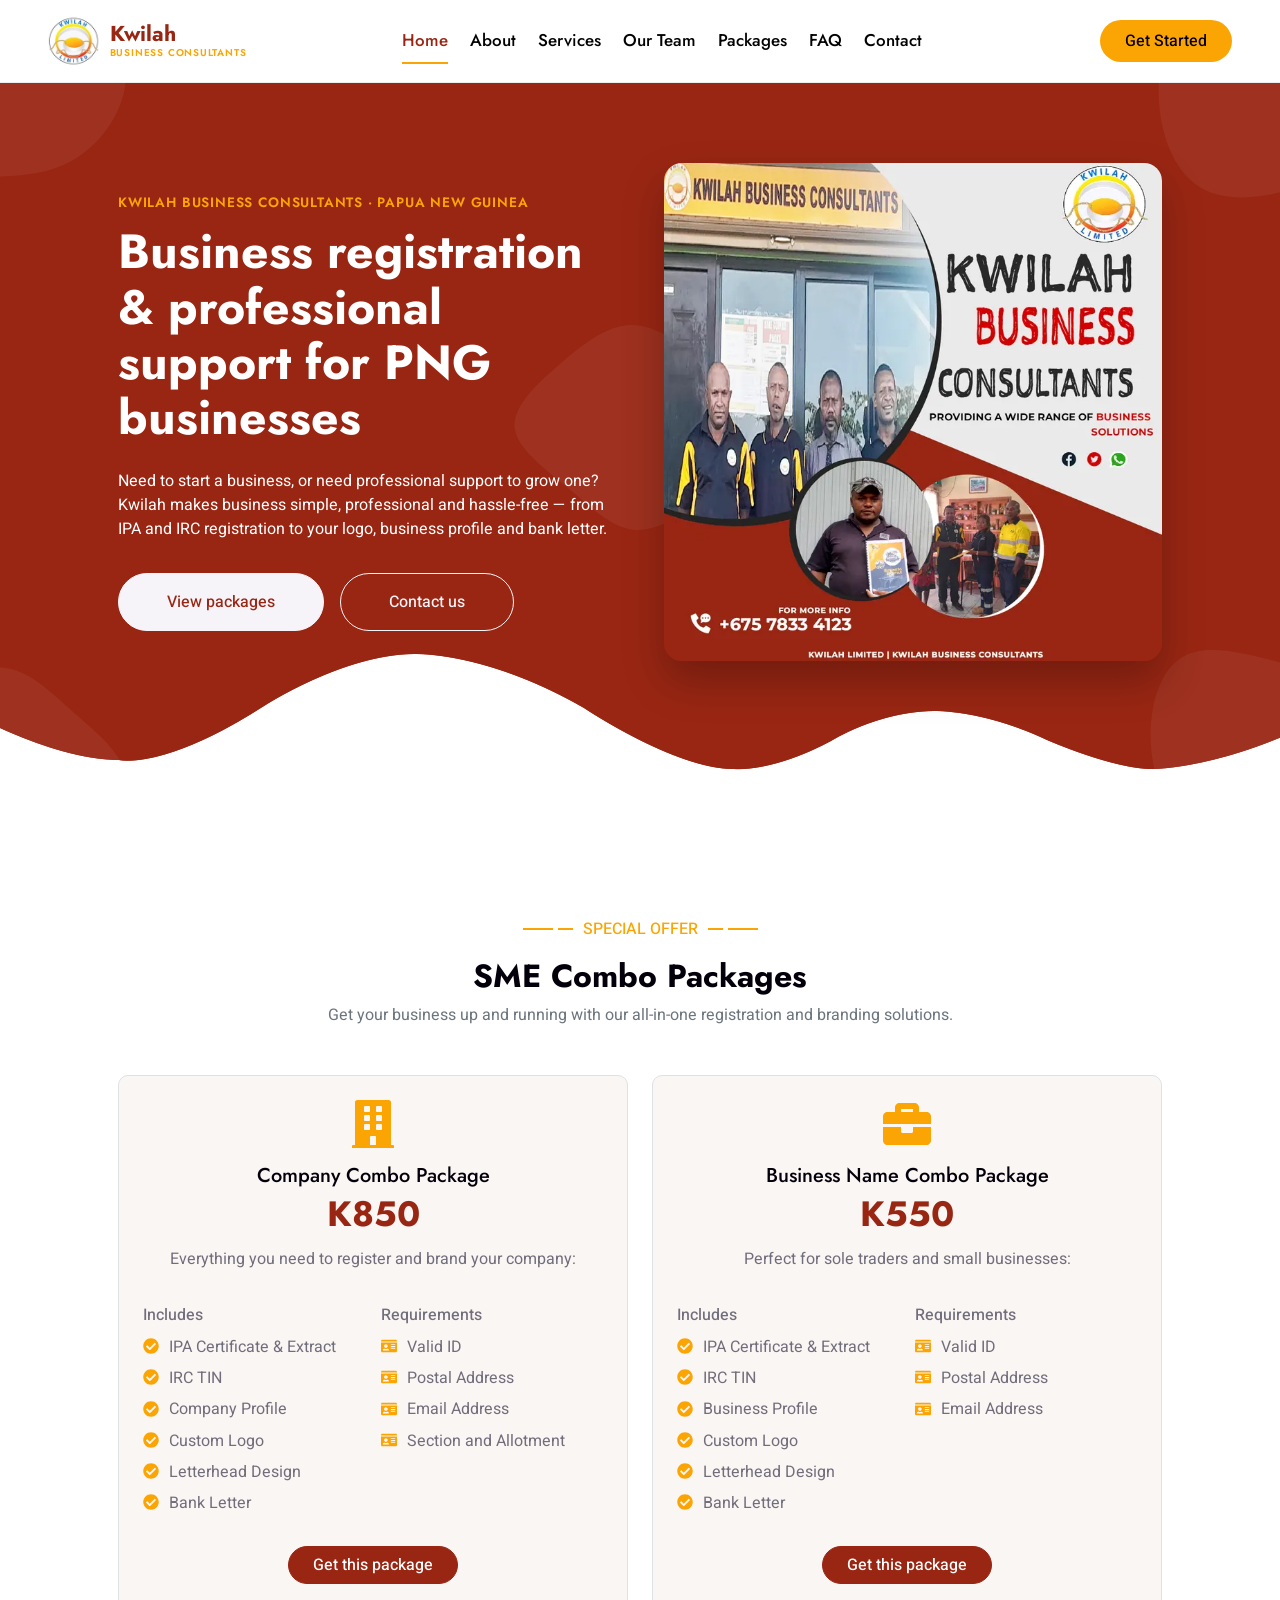
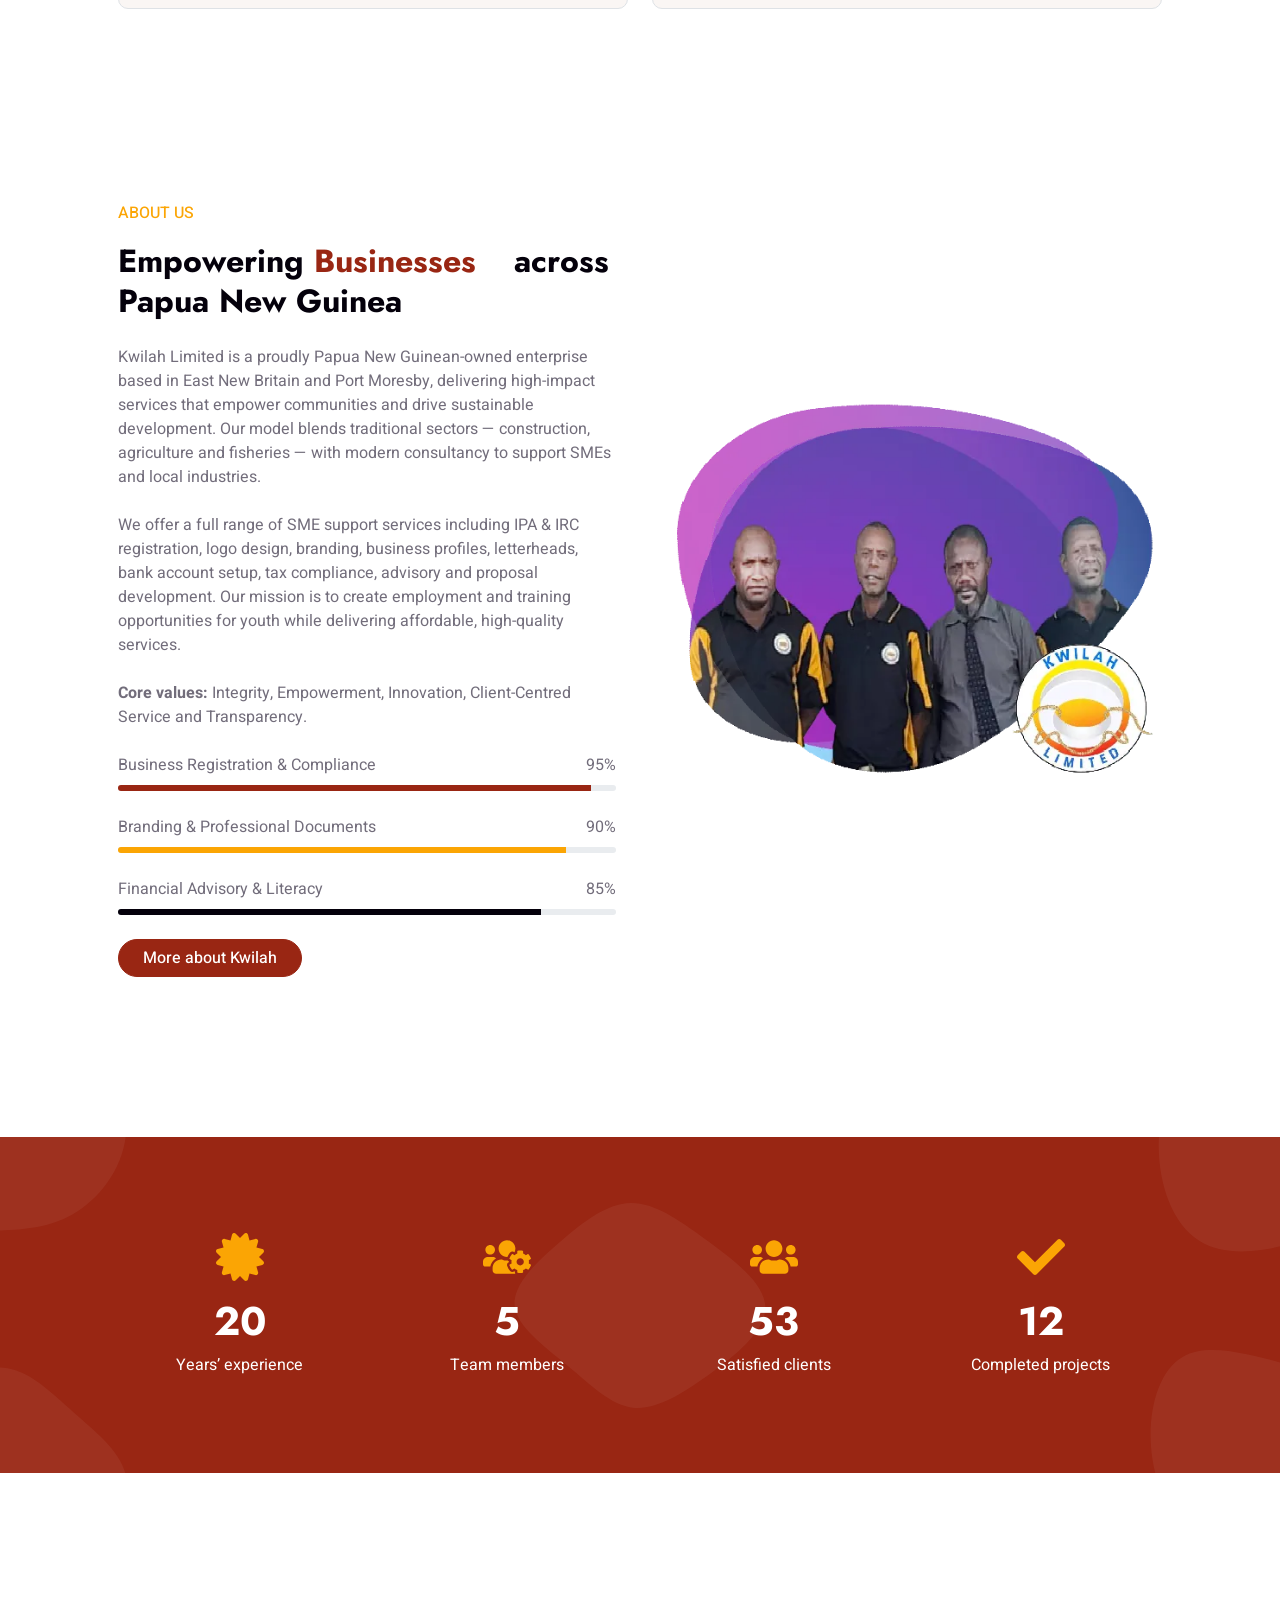
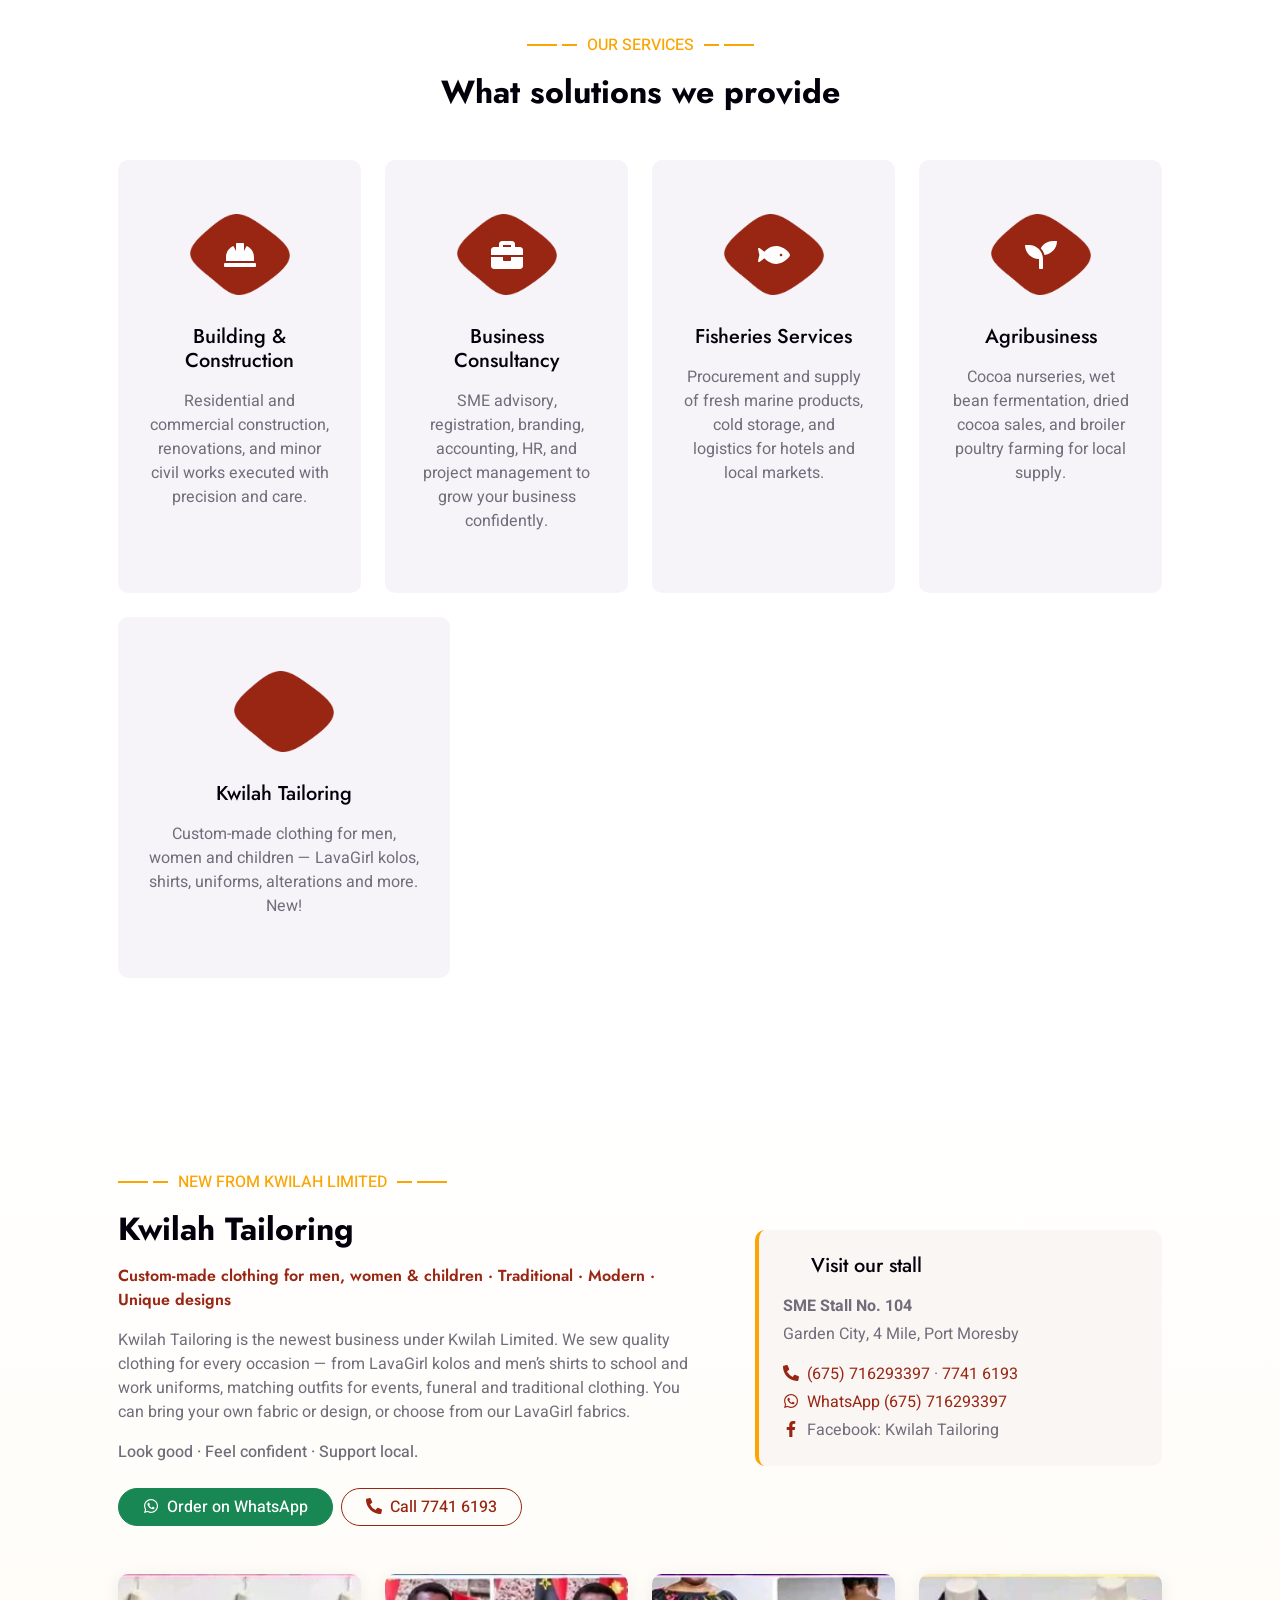
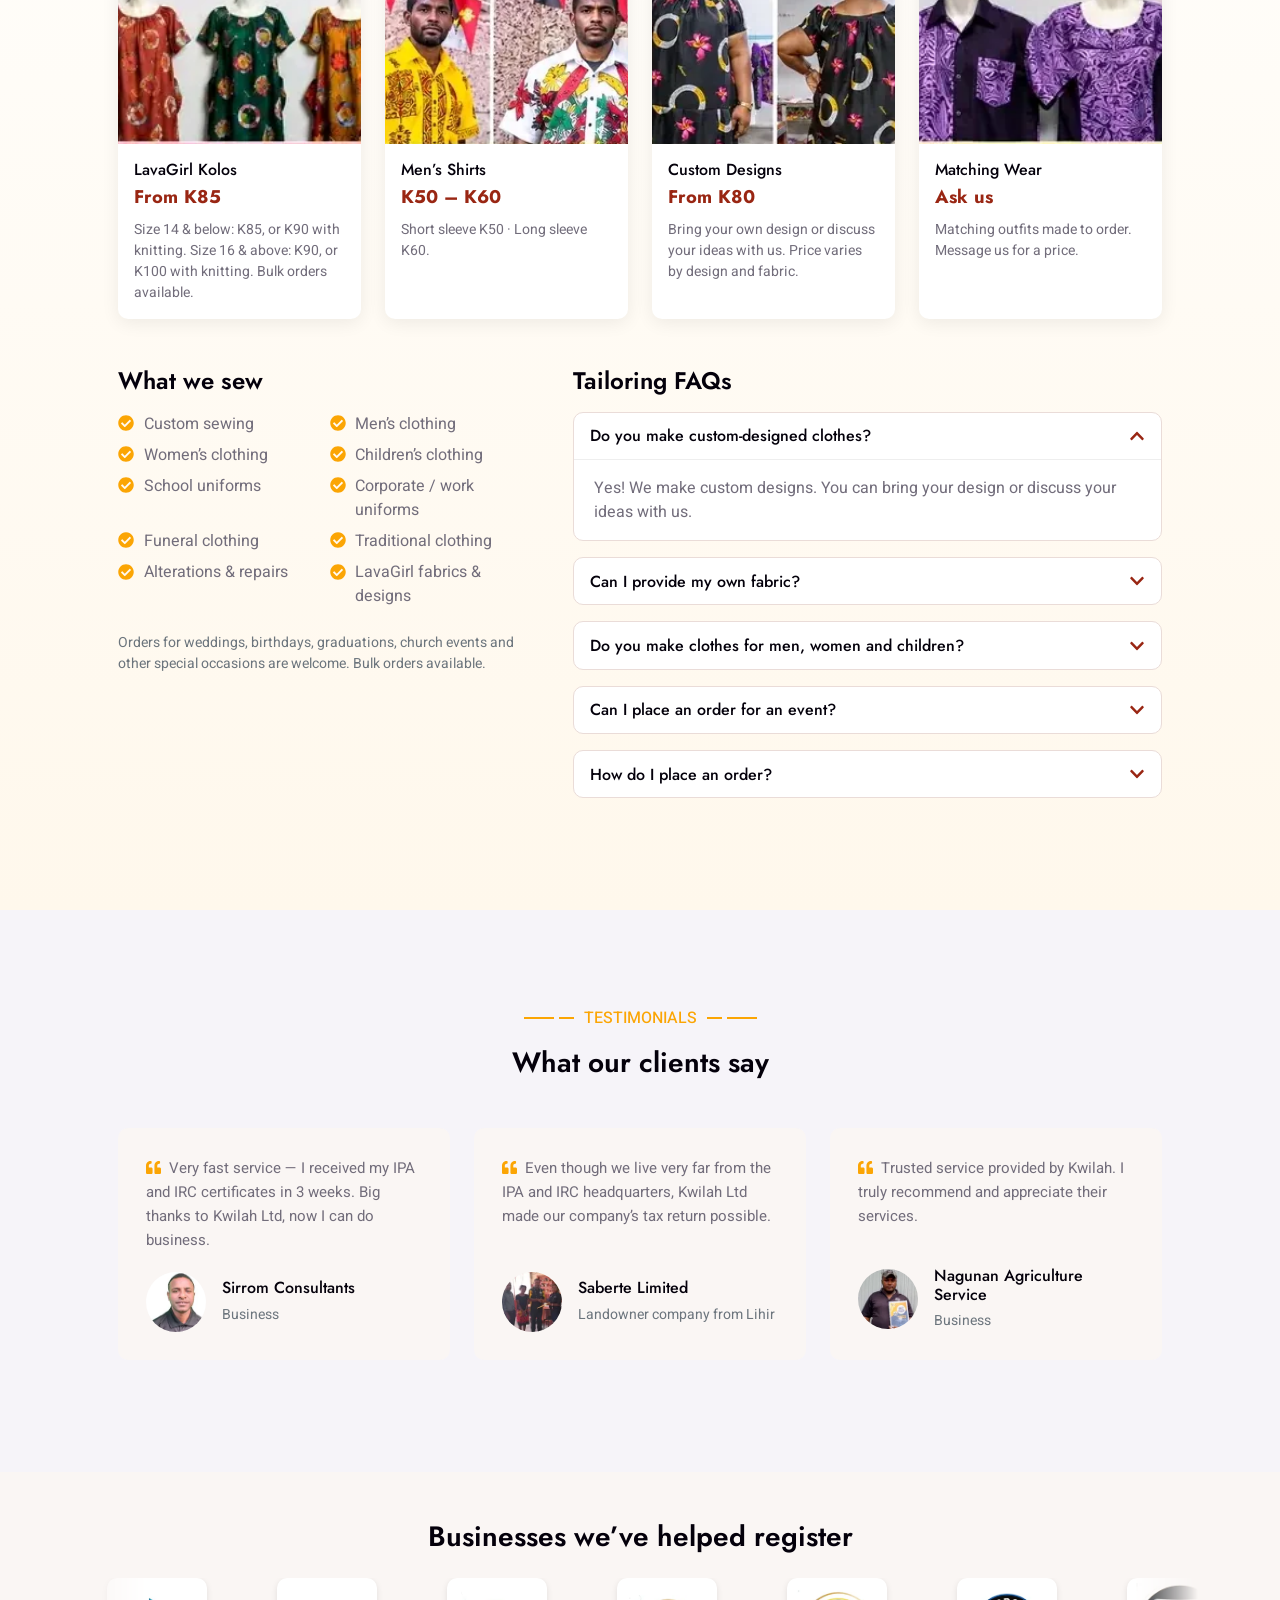
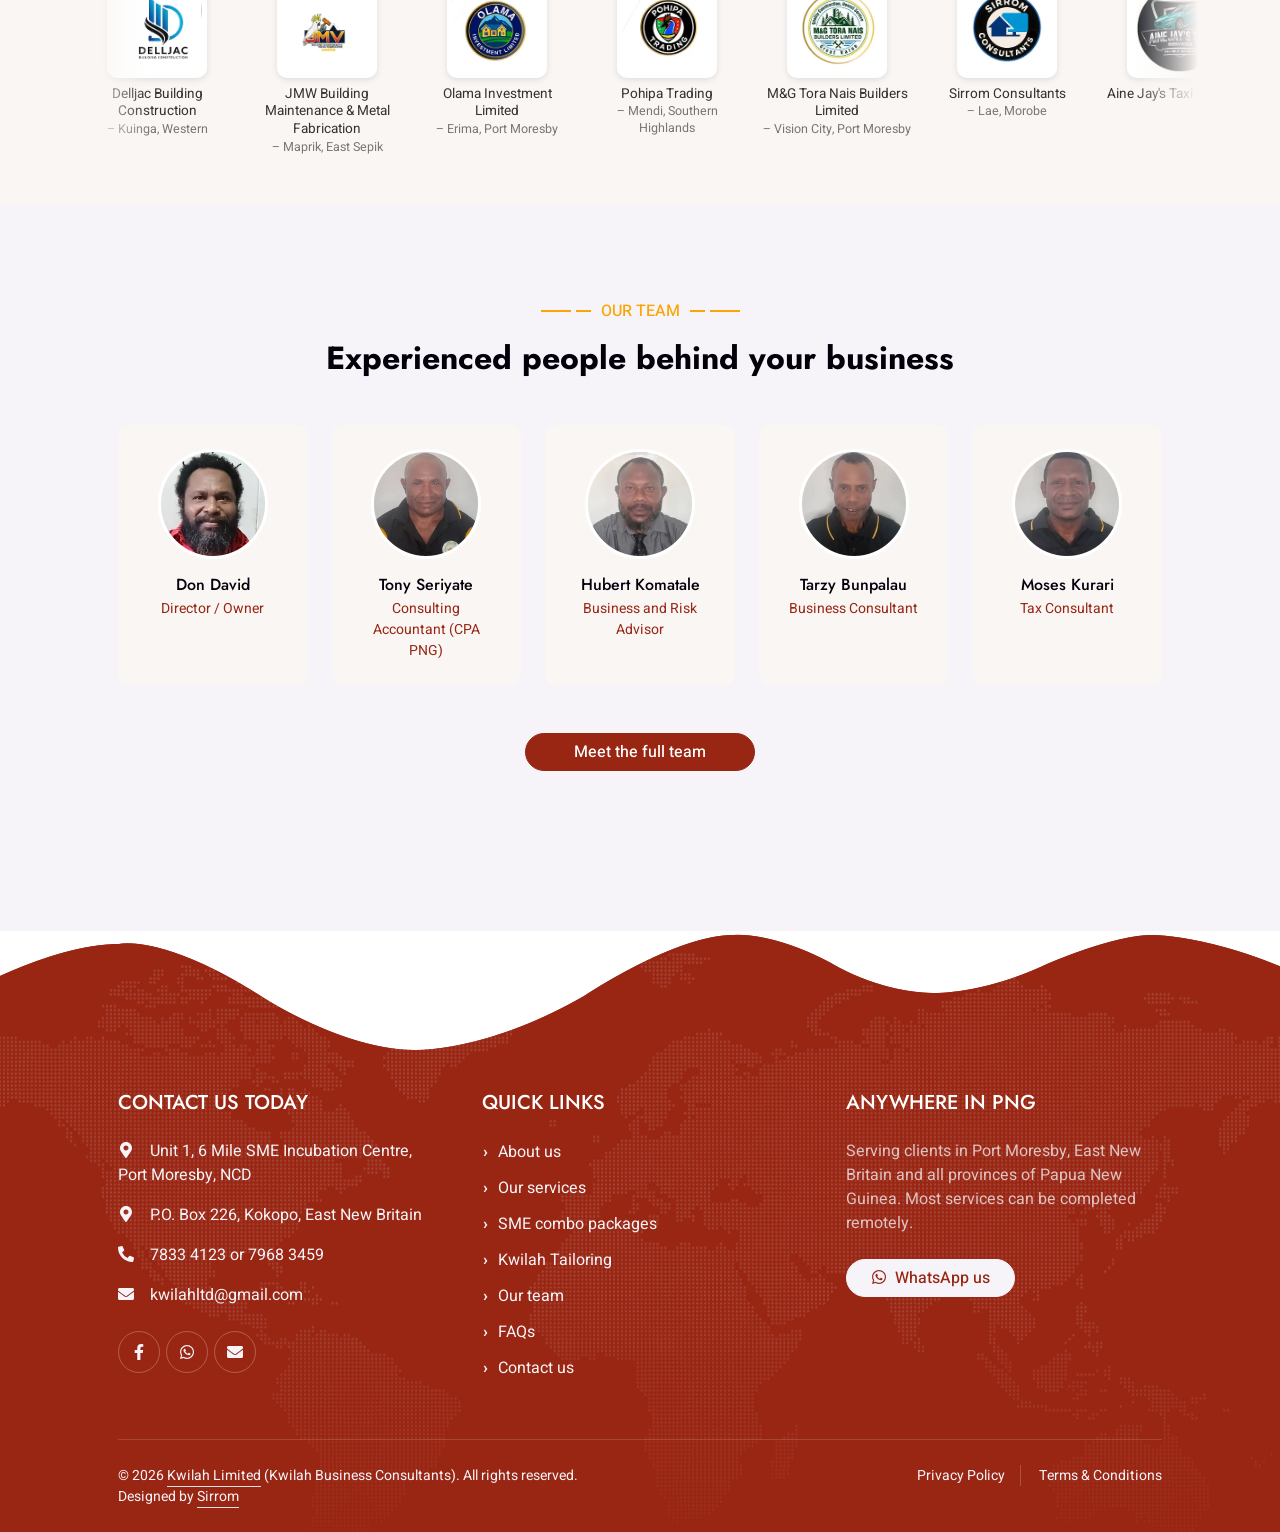
<file: index.html>
<!DOCTYPE html>
<html lang="en">
<head>
<meta charset="utf-8">
<meta name="viewport" content="width=device-width, initial-scale=1">
<title>Business Registration in PNG | Kwilah Business Consultants</title>
<meta name="description" content="Register your business in PNG with Kwilah. IPA &amp; IRC registration, TIN, logo, business profile and bank letter from K550. Port Moresby &amp; Kokopo.">
<meta name="robots" content="index, follow, max-image-preview:large">
<link rel="canonical" href="https://kwilahltd.com/">
<meta name="theme-color" content="#992613">
<meta property="og:type" content="website">
<meta property="og:site_name" content="Kwilah Business Consultants">
<meta property="og:title" content="Business Registration in PNG | Kwilah Business Consultants">
<meta property="og:description" content="Register your business in PNG with Kwilah. IPA &amp; IRC registration, TIN, logo, business profile and bank letter from K550. Port Moresby &amp; Kokopo.">
<meta property="og:url" content="https://kwilahltd.com/">
<meta property="og:image" content="https://kwilahltd.com/img/og-image.jpg">
<meta property="og:image:width" content="1200">
<meta property="og:image:height" content="630">
<meta property="og:image:alt" content="Kwilah Business Consultants team outside their office">
<meta name="twitter:card" content="summary_large_image">
<meta name="geo.region" content="PG">
<link rel="icon" href="favicon.ico" sizes="any">
<link rel="icon" type="image/png" sizes="96x96" href="img/favicon-92.png">
<link rel="apple-touch-icon" href="img/apple-touch-icon.png">
<link rel="manifest" href="site.webmanifest">
<link rel="preconnect" href="https://fonts.googleapis.com">
<link rel="preconnect" href="https://fonts.gstatic.com" crossorigin>
<link rel="stylesheet" href="https://fonts.googleapis.com/css2?family=Heebo:wght@400;500&family=Jost:wght@500;600;700&display=swap">
<link rel="preload" as="image" type="image/webp" imagesrcset="img/hero-kwilah-480.webp 480w, img/hero-kwilah-720.webp 720w, img/hero-kwilah-960.webp 960w" imagesizes="(min-width: 992px) 540px, 92vw" fetchpriority="high">
<link rel="stylesheet" href="css/site.min.css?v=20260930">
<script>document.documentElement.classList.add('js')</script>
<script src="js/site.js?v=20260930" defer></script>
<script type="application/ld+json">{"@context":"https://schema.org","@type":"ProfessionalService","@id":"https://kwilahltd.com/#business","name":"Kwilah Limited","alternateName":"Kwilah Business Consultants","url":"https://kwilahltd.com/","logo":"https://kwilahltd.com/img/icon-512.png","image":"https://kwilahltd.com/img/og-image.jpg","description":"PNG-owned business consultancy offering IPA business and company registration, IRC TIN, tax compliance, logo design, business profiles, letterheads and bank letters for SMEs across Papua New Guinea.","telephone":"+675 7833 4123","email":"enquiries@kwilahltd.com","priceRange":"K550 - K850","currenciesAccepted":"PGK","address":[{"@type":"PostalAddress","streetAddress":"Unit 1, 6 Mile SME Incubation Centre","addressLocality":"Port Moresby","addressRegion":"National Capital District","addressCountry":"PG"},{"@type":"PostalAddress","postOfficeBoxNumber":"226","addressLocality":"Kokopo","addressRegion":"East New Britain","addressCountry":"PG"}],"geo":{"@type":"GeoCoordinates","latitude":-9.45345,"longitude":147.20984},"areaServed":{"@type":"Country","name":"Papua New Guinea"},"founder":{"@type":"Person","name":"Don David"},"sameAs":["https://www.facebook.com/profile.php?id=61574159249148"],"hasOfferCatalog":{"@type":"OfferCatalog","name":"SME Combo Packages","itemListElement":[{"@type":"Offer","name":"Company Combo Package","price":"850","priceCurrency":"PGK","description":"IPA certificate & extract, IRC TIN, company profile, custom logo, letterhead design and bank letter."},{"@type":"Offer","name":"Business Name Combo Package","price":"550","priceCurrency":"PGK","description":"IPA certificate & extract, IRC TIN, business profile, custom logo, letterhead design and bank letter."}]}}</script>
<script type="application/ld+json">{"@context":"https://schema.org","@type":"WebSite","name":"Kwilah Business Consultants","url":"https://kwilahltd.com/"}</script>
</head>
<body>
<a class="skip-link" href="#main">Skip to content</a>
<div class="container-xxl bg-white p-0">
<nav class="navbar navbar-expand-lg navbar-light px-3 px-lg-5 py-2 py-lg-0" id="mainNav" aria-label="Main">
<a href="index.html" class="navbar-brand p-0 d-flex align-items-center">
<img src="img/logo-kwilah.webp" width="60" height="60" alt="Kwilah Limited logo">
<span class="brand-text">Kwilah<small>Business Consultants</small></span>
</a>
<button class="navbar-toggler" type="button" aria-controls="navbarCollapse" aria-expanded="false" aria-label="Toggle menu"><svg class="ic" aria-hidden="true" focusable="false"><use href="img/icons.svg#bars"></use></svg></button>
<div class="collapse navbar-collapse" id="navbarCollapse">
<div class="navbar-nav mx-auto py-0">
<a href="index.html" class="nav-item nav-link active" aria-current="page">Home</a>
<a href="about.html" class="nav-item nav-link">About</a>
<a href="service.html" class="nav-item nav-link">Services</a>
<a href="team.html" class="nav-item nav-link">Our Team</a>
<a href="catelog.html" class="nav-item nav-link">Packages</a>
<a href="faq.html" class="nav-item nav-link">FAQ</a>
<a href="contact.html" class="nav-item nav-link">Contact</a>
</div>
<a href="contact.html" class="btn btn-cta rounded-pill py-2 px-4 ms-lg-3 mb-3 mb-lg-0">Get Started</a>
</div>
</nav>
<main id="main">
<section class="bg-primary hero-header">
<div class="container px-lg-5">
<div class="row g-4 g-lg-5 align-items-center">
<div class="col-lg-6 text-center text-lg-start">
<p class="hero-kicker">Kwilah Business Consultants · Papua New Guinea</p>
<h1 class="text-white mb-4">Business registration &amp; professional support for PNG businesses</h1>
<p class="text-white pb-3">Need to start a business, or need professional support to grow one? Kwilah makes business simple, professional and hassle-free — from IPA and IRC registration to your logo, business profile and bank letter.</p>
<div class="d-flex flex-wrap gap-3 justify-content-center justify-content-lg-start">
<a href="catelog.html" class="btn btn-light py-3 px-5 rounded-pill">View packages</a>
<a href="contact.html" class="btn btn-outline-light py-3 px-5 rounded-pill">Contact us</a>
</div>
</div>
<div class="col-lg-6 text-center">
<img src="img/hero-kwilah-720.webp" srcset="img/hero-kwilah-480.webp 480w, img/hero-kwilah-720.webp 720w, img/hero-kwilah-960.webp 960w" sizes="(min-width: 992px) 540px, 92vw" width="720" height="720" alt="Kwilah Business Consultants team outside the office, helping PNG businesses register" class="img-fluid hero-img" fetchpriority="high" decoding="async">
</div>
</div>
</div>
</section>

<section class="container-xxl py-5" aria-labelledby="packages-title">
<div class="container py-lg-5 px-lg-5">
<div class="text-center mb-5">
<p class="section-title text-secondary justify-content-center"><span></span>Special offer<span></span></p>
<h2 id="packages-title" class="fw-bold">SME Combo Packages</h2>
<p class="text-muted mt-2">Get your business up and running with our all-in-one registration and branding solutions.</p>
</div>
<div class="row g-4">
<div class="col-lg-6 reveal">
<div class="feature-item bg-light rounded text-center p-4 border h-100">
<svg class="ic ic-3x text-primary mb-3" aria-hidden="true" focusable="false"><use href="img/icons.svg#building"></use></svg>
<h3 class="h5 mb-2">Company Combo Package</h3>
<p class="price mb-3">K850</p>
<p class="m-0">Everything you need to register and brand your company:</p>
<div class="row text-start mt-3 g-3">
<div class="col-sm-6"><p class="fw-medium mb-2">Includes</p><ul class="check-list"><li><svg class="ic text-primary me-2" aria-hidden="true" focusable="false"><use href="img/icons.svg#check-circle"></use></svg>IPA Certificate & Extract</li><li><svg class="ic text-primary me-2" aria-hidden="true" focusable="false"><use href="img/icons.svg#check-circle"></use></svg>IRC TIN</li><li><svg class="ic text-primary me-2" aria-hidden="true" focusable="false"><use href="img/icons.svg#check-circle"></use></svg>Company Profile</li><li><svg class="ic text-primary me-2" aria-hidden="true" focusable="false"><use href="img/icons.svg#check-circle"></use></svg>Custom Logo</li><li><svg class="ic text-primary me-2" aria-hidden="true" focusable="false"><use href="img/icons.svg#check-circle"></use></svg>Letterhead Design</li><li><svg class="ic text-primary me-2" aria-hidden="true" focusable="false"><use href="img/icons.svg#check-circle"></use></svg>Bank Letter</li></ul></div>
<div class="col-sm-6"><p class="fw-medium mb-2">Requirements</p><ul class="check-list"><li><svg class="ic text-secondary me-2" aria-hidden="true" focusable="false"><use href="img/icons.svg#id-card"></use></svg>Valid ID</li><li><svg class="ic text-secondary me-2" aria-hidden="true" focusable="false"><use href="img/icons.svg#id-card"></use></svg>Postal Address</li><li><svg class="ic text-secondary me-2" aria-hidden="true" focusable="false"><use href="img/icons.svg#id-card"></use></svg>Email Address</li><li><svg class="ic text-secondary me-2" aria-hidden="true" focusable="false"><use href="img/icons.svg#id-card"></use></svg>Section and Allotment</li></ul></div>
</div>
<a href="contact.html?package=company" class="btn btn-primary rounded-pill px-4 mt-4">Get this package</a>
</div>
</div>
<div class="col-lg-6 reveal">
<div class="feature-item bg-light rounded text-center p-4 border h-100">
<svg class="ic ic-3x text-primary mb-3" aria-hidden="true" focusable="false"><use href="img/icons.svg#briefcase"></use></svg>
<h3 class="h5 mb-2">Business Name Combo Package</h3>
<p class="price mb-3">K550</p>
<p class="m-0">Perfect for sole traders and small businesses:</p>
<div class="row text-start mt-3 g-3">
<div class="col-sm-6"><p class="fw-medium mb-2">Includes</p><ul class="check-list"><li><svg class="ic text-primary me-2" aria-hidden="true" focusable="false"><use href="img/icons.svg#check-circle"></use></svg>IPA Certificate & Extract</li><li><svg class="ic text-primary me-2" aria-hidden="true" focusable="false"><use href="img/icons.svg#check-circle"></use></svg>IRC TIN</li><li><svg class="ic text-primary me-2" aria-hidden="true" focusable="false"><use href="img/icons.svg#check-circle"></use></svg>Business Profile</li><li><svg class="ic text-primary me-2" aria-hidden="true" focusable="false"><use href="img/icons.svg#check-circle"></use></svg>Custom Logo</li><li><svg class="ic text-primary me-2" aria-hidden="true" focusable="false"><use href="img/icons.svg#check-circle"></use></svg>Letterhead Design</li><li><svg class="ic text-primary me-2" aria-hidden="true" focusable="false"><use href="img/icons.svg#check-circle"></use></svg>Bank Letter</li></ul></div>
<div class="col-sm-6"><p class="fw-medium mb-2">Requirements</p><ul class="check-list"><li><svg class="ic text-secondary me-2" aria-hidden="true" focusable="false"><use href="img/icons.svg#id-card"></use></svg>Valid ID</li><li><svg class="ic text-secondary me-2" aria-hidden="true" focusable="false"><use href="img/icons.svg#id-card"></use></svg>Postal Address</li><li><svg class="ic text-secondary me-2" aria-hidden="true" focusable="false"><use href="img/icons.svg#id-card"></use></svg>Email Address</li></ul></div>
</div>
<a href="contact.html?package=business-name" class="btn btn-primary rounded-pill px-4 mt-4">Get this package</a>
</div>
</div>
</div>
</div>
</section>

<section class="container-xxl py-5" aria-labelledby="about-title">
<div class="container py-lg-5 px-lg-5">
<div class="row g-4 g-lg-5 align-items-center">
<div class="col-lg-6 reveal">
<p class="section-title text-secondary">About us<span></span></p>
<h2 id="about-title" class="mb-4 display-heading">Empowering <span class="rotating-words" aria-hidden="true"><span class="word active">Businesses</span><span class="word">Communities</span><span class="word">Youth</span><span class="word">SMEs</span></span><span class="visually-hidden">businesses, communities, youth and SMEs</span> across Papua New Guinea</h2>
<p class="mb-4">Kwilah Limited is a proudly Papua New Guinean-owned enterprise based in East New Britain and Port Moresby, delivering high-impact services that empower communities and drive sustainable development. Our model blends traditional sectors — construction, agriculture and fisheries — with modern consultancy to support SMEs and local industries.</p>
<p class="mb-4">We offer a full range of SME support services including IPA &amp; IRC registration, logo design, branding, business profiles, letterheads, bank account setup, tax compliance, advisory and proposal development. Our mission is to create employment and training opportunities for youth while delivering affordable, high-quality services.</p>
<p class="mb-4"><strong>Core values:</strong> Integrity, Empowerment, Innovation, Client-Centred Service and Transparency.</p>
<div class="skill mb-4"><div class="d-flex justify-content-between"><p class="mb-2">Business Registration &amp; Compliance</p><p class="mb-2">95%</p></div><div class="progress"><div class="progress-bar bg-primary" role="progressbar" data-value="95" aria-valuenow="95" aria-valuemin="0" aria-valuemax="100" aria-label="Business registration and compliance"></div></div></div>
<div class="skill mb-4"><div class="d-flex justify-content-between"><p class="mb-2">Branding &amp; Professional Documents</p><p class="mb-2">90%</p></div><div class="progress"><div class="progress-bar bg-secondary" role="progressbar" data-value="90" aria-valuenow="90" aria-valuemin="0" aria-valuemax="100" aria-label="Branding and professional documents"></div></div></div>
<div class="skill mb-4"><div class="d-flex justify-content-between"><p class="mb-2">Financial Advisory &amp; Literacy</p><p class="mb-2">85%</p></div><div class="progress"><div class="progress-bar bg-dark" role="progressbar" data-value="85" aria-valuenow="85" aria-valuemin="0" aria-valuemax="100" aria-label="Financial advisory and literacy"></div></div></div>
<a href="about.html" class="btn btn-primary rounded-pill px-4">More about Kwilah</a>
</div>
<div class="col-lg-6 text-center">
<img src="img/about-team.webp" width="577" height="433" alt="The Kwilah Limited team in their uniforms" class="img-fluid reveal" loading="lazy" decoding="async">
</div>
</div>
</div>
</section>

<section class="container-xxl bg-primary fact py-5" aria-label="Kwilah in numbers">
<div class="container py-5 px-lg-5">
<div class="row g-4">
<div class="col-6 col-lg-3 text-center"><svg class="ic ic-3x text-secondary mb-3" aria-hidden="true" focusable="false"><use href="img/icons.svg#certificate"></use></svg><p class="h1 text-white mb-2" data-count="20">20</p><p class="text-white mb-0">Years’ experience</p></div>
<div class="col-6 col-lg-3 text-center"><svg class="ic ic-3x text-secondary mb-3" aria-hidden="true" focusable="false"><use href="img/icons.svg#users-cog"></use></svg><p class="h1 text-white mb-2" data-count="5">5</p><p class="text-white mb-0">Team members</p></div>
<div class="col-6 col-lg-3 text-center"><svg class="ic ic-3x text-secondary mb-3" aria-hidden="true" focusable="false"><use href="img/icons.svg#users"></use></svg><p class="h1 text-white mb-2" data-count="53">53</p><p class="text-white mb-0">Satisfied clients</p></div>
<div class="col-6 col-lg-3 text-center"><svg class="ic ic-3x text-secondary mb-3" aria-hidden="true" focusable="false"><use href="img/icons.svg#check"></use></svg><p class="h1 text-white mb-2" data-count="12">12</p><p class="text-white mb-0">Completed projects</p></div>
</div>
</div>
</section>

<section class="container-xxl py-5" aria-labelledby="services-title">
<div class="container py-lg-5 px-lg-5">
<div class="text-center">
<p class="section-title text-secondary justify-content-center"><span></span>Our services<span></span></p>
<h2 id="services-title" class="text-center mb-5">What solutions we provide</h2>
</div>
<div class="row g-4">
<div class="col-lg-3 col-md-6 reveal">
<div class="service-item d-flex flex-column text-center rounded h-100">
<div class="service-icon flex-shrink-0"><svg class="ic ic-2x text-primary" aria-hidden="true" focusable="false"><use href="img/icons.svg#hard-hat"></use></svg></div>
<h3 class="h5 mb-3">Building & Construction</h3>
<p class="m-0">Residential and commercial construction, renovations, and minor civil works executed with precision and care.</p>
<a class="btn btn-square" href="service.html" aria-label="Learn more about Building & Construction"><svg class="ic" aria-hidden="true" focusable="false"><use href="img/icons.svg#arrow-right"></use></svg></a>
</div>
</div>
<div class="col-lg-3 col-md-6 reveal">
<div class="service-item d-flex flex-column text-center rounded h-100">
<div class="service-icon flex-shrink-0"><svg class="ic ic-2x text-primary" aria-hidden="true" focusable="false"><use href="img/icons.svg#briefcase"></use></svg></div>
<h3 class="h5 mb-3">Business Consultancy</h3>
<p class="m-0">SME advisory, registration, branding, accounting, HR, and project management to grow your business confidently.</p>
<a class="btn btn-square" href="service.html" aria-label="Learn more about Business Consultancy"><svg class="ic" aria-hidden="true" focusable="false"><use href="img/icons.svg#arrow-right"></use></svg></a>
</div>
</div>
<div class="col-lg-3 col-md-6 reveal">
<div class="service-item d-flex flex-column text-center rounded h-100">
<div class="service-icon flex-shrink-0"><svg class="ic ic-2x text-primary" aria-hidden="true" focusable="false"><use href="img/icons.svg#fish"></use></svg></div>
<h3 class="h5 mb-3">Fisheries Services</h3>
<p class="m-0">Procurement and supply of fresh marine products, cold storage, and logistics for hotels and local markets.</p>
<a class="btn btn-square" href="service.html" aria-label="Learn more about Fisheries Services"><svg class="ic" aria-hidden="true" focusable="false"><use href="img/icons.svg#arrow-right"></use></svg></a>
</div>
</div>
<div class="col-lg-3 col-md-6 reveal">
<div class="service-item d-flex flex-column text-center rounded h-100">
<div class="service-icon flex-shrink-0"><svg class="ic ic-2x text-primary" aria-hidden="true" focusable="false"><use href="img/icons.svg#seedling"></use></svg></div>
<h3 class="h5 mb-3">Agribusiness</h3>
<p class="m-0">Cocoa nurseries, wet bean fermentation, dried cocoa sales, and broiler poultry farming for local supply.</p>
<a class="btn btn-square" href="service.html" aria-label="Learn more about Agribusiness"><svg class="ic" aria-hidden="true" focusable="false"><use href="img/icons.svg#arrow-right"></use></svg></a>
</div>
</div>

<div class="col-lg-4 col-md-6 reveal">
<div class="service-item d-flex flex-column text-center rounded h-100">
<div class="service-icon flex-shrink-0"><svg class="ic ic-2x text-primary" aria-hidden="true" focusable="false"><use href="img/icons.svg#cut"></use></svg></div>
<h3 class="h5 mb-3">Kwilah Tailoring</h3>
<p class="m-0">Custom-made clothing for men, women and children — LavaGirl kolos, shirts, uniforms, alterations and more. New!</p>
<a class="btn btn-square" href="#tailoring" aria-label="Learn more about Kwilah Tailoring"><svg class="ic" aria-hidden="true" focusable="false"><use href="img/icons.svg#arrow-right"></use></svg></a>
</div>
</div>
</div>
</div>
</section>

<section class="container-xxl py-5 tailoring" id="tailoring" aria-labelledby="tailoring-title">
<div class="container py-lg-5 px-lg-5">
<div class="row g-4 g-lg-5 align-items-center mb-5">
<div class="col-lg-7">
<p class="section-title text-secondary"><span></span>New from Kwilah Limited<span></span></p>
<h2 id="tailoring-title" class="mb-3">Kwilah Tailoring</h2>
<p class="tailor-tag">Custom-made clothing for men, women &amp; children · Traditional · Modern · Unique designs</p>
<p>Kwilah Tailoring is the newest business under Kwilah Limited. We sew quality clothing for every occasion — from LavaGirl kolos and men’s shirts to school and work uniforms, matching outfits for events, funeral and traditional clothing. You can bring your own fabric or design, or choose from our LavaGirl fabrics.</p>
<p class="fw-medium mb-4">Look good · Feel confident · Support local.</p>
<div class="d-flex flex-wrap gap-2">
<a href="https://wa.me/675716293397" target="_blank" rel="noopener" class="btn btn-success rounded-pill px-4"><svg class="ic me-2" aria-hidden="true" focusable="false"><use href="img/icons.svg#whatsapp"></use></svg>Order on WhatsApp</a>
<a href="tel:+67577416193" class="btn btn-outline-primary rounded-pill px-4"><svg class="ic me-2" aria-hidden="true" focusable="false"><use href="img/icons.svg#phone-alt"></use></svg>Call 7741 6193</a>
</div>
</div>
<div class="col-lg-5">
<div class="tailor-visit bg-light rounded p-4">
<p class="h5 mb-3"><svg class="ic text-brand me-2" aria-hidden="true" focusable="false"><use href="img/icons.svg#store"></use></svg>Visit our stall</p>
<p class="mb-1"><strong>SME Stall No. 104</strong></p>
<p class="mb-3">Garden City, 4 Mile, Port Moresby</p>
<p class="mb-1"><svg class="ic text-brand me-2" aria-hidden="true" focusable="false"><use href="img/icons.svg#phone-alt"></use></svg><a href="tel:+675716293397">(675) 716293397</a> · <a href="tel:+67577416193">7741 6193</a></p>
<p class="mb-1"><svg class="ic text-brand me-2" aria-hidden="true" focusable="false"><use href="img/icons.svg#whatsapp"></use></svg><a href="https://wa.me/675716293397" target="_blank" rel="noopener">WhatsApp (675) 716293397</a></p>
<p class="mb-0"><svg class="ic text-brand me-2" aria-hidden="true" focusable="false"><use href="img/icons.svg#facebook-f"></use></svg>Facebook: Kwilah Tailoring</p>
</div>
</div>
</div>

<div class="row g-4 mb-5">
<div class="col-sm-6 col-lg-3 reveal">
<article class="tailor-card rounded h-100">
<img src="img/tailoring/lavagirl.webp" width="402" height="127" alt="LavaGirl Kolos sewn by Kwilah Tailoring" class="tailor-img" loading="lazy" decoding="async">
<div class="p-3">
<h3 class="h6 mb-1">LavaGirl Kolos</h3>
<p class="tailor-price mb-2">From K85</p>
<p class="small mb-0">Size 14 &amp; below: K85, or K90 with knitting. Size 16 &amp; above: K90, or K100 with knitting. Bulk orders available.</p>
</div>
</article>
</div>
<div class="col-sm-6 col-lg-3 reveal">
<article class="tailor-card rounded h-100">
<img src="img/tailoring/mens.webp" width="347" height="157" alt="Men’s Shirts sewn by Kwilah Tailoring" class="tailor-img" loading="lazy" decoding="async">
<div class="p-3">
<h3 class="h6 mb-1">Men’s Shirts</h3>
<p class="tailor-price mb-2">K50 – K60</p>
<p class="small mb-0">Short sleeve K50 · Long sleeve K60.</p>
</div>
</article>
</div>
<div class="col-sm-6 col-lg-3 reveal">
<article class="tailor-card rounded h-100">
<img src="img/tailoring/custom.webp" width="328" height="157" alt="Custom Designs sewn by Kwilah Tailoring" class="tailor-img" loading="lazy" decoding="async">
<div class="p-3">
<h3 class="h6 mb-1">Custom Designs</h3>
<p class="tailor-price mb-2">From K80</p>
<p class="small mb-0">Bring your own design or discuss your ideas with us. Price varies by design and fabric.</p>
</div>
</article>
</div>
<div class="col-sm-6 col-lg-3 reveal">
<article class="tailor-card rounded h-100">
<img src="img/tailoring/matching.webp" width="277" height="127" alt="Matching Wear sewn by Kwilah Tailoring" class="tailor-img" loading="lazy" decoding="async">
<div class="p-3">
<h3 class="h6 mb-1">Matching Wear</h3>
<p class="tailor-price mb-2">Ask us</p>
<p class="small mb-0">Matching outfits made to order. Message us for a price.</p>
</div>
</article>
</div>
</div>

<div class="row g-4 g-lg-5">
<div class="col-lg-5">
<h3 class="h4 mb-3">What we sew</h3>
<ul class="check-list tailor-services">
<li><svg class="ic text-primary me-2" aria-hidden="true" focusable="false"><use href="img/icons.svg#check-circle"></use></svg>Custom sewing</li><li><svg class="ic text-primary me-2" aria-hidden="true" focusable="false"><use href="img/icons.svg#check-circle"></use></svg>Men’s clothing</li><li><svg class="ic text-primary me-2" aria-hidden="true" focusable="false"><use href="img/icons.svg#check-circle"></use></svg>Women’s clothing</li><li><svg class="ic text-primary me-2" aria-hidden="true" focusable="false"><use href="img/icons.svg#check-circle"></use></svg>Children’s clothing</li><li><svg class="ic text-primary me-2" aria-hidden="true" focusable="false"><use href="img/icons.svg#check-circle"></use></svg>School uniforms</li><li><svg class="ic text-primary me-2" aria-hidden="true" focusable="false"><use href="img/icons.svg#check-circle"></use></svg>Corporate / work uniforms</li><li><svg class="ic text-primary me-2" aria-hidden="true" focusable="false"><use href="img/icons.svg#check-circle"></use></svg>Funeral clothing</li><li><svg class="ic text-primary me-2" aria-hidden="true" focusable="false"><use href="img/icons.svg#check-circle"></use></svg>Traditional clothing</li><li><svg class="ic text-primary me-2" aria-hidden="true" focusable="false"><use href="img/icons.svg#check-circle"></use></svg>Alterations &amp; repairs</li><li><svg class="ic text-primary me-2" aria-hidden="true" focusable="false"><use href="img/icons.svg#check-circle"></use></svg>LavaGirl fabrics &amp; designs</li>
</ul>
<p class="small text-muted mt-3">Orders for weddings, birthdays, graduations, church events and other special occasions are welcome. Bulk orders available.</p>
</div>
<div class="col-lg-7">
<h3 class="h4 mb-3">Tailoring FAQs</h3>
<details class="faq-item" open>
<summary><span class="h6 mb-0">Do you make custom-designed clothes?</span><svg class="ic" aria-hidden="true" focusable="false"><use href="img/icons.svg#chevron-down"></use></svg></summary>
<p>Yes! We make custom designs. You can bring your design or discuss your ideas with us.</p>
</details>
<details class="faq-item">
<summary><span class="h6 mb-0">Can I provide my own fabric?</span><svg class="ic" aria-hidden="true" focusable="false"><use href="img/icons.svg#chevron-down"></use></svg></summary>
<p>Yes. We can work with customer-provided fabric.</p>
</details>
<details class="faq-item">
<summary><span class="h6 mb-0">Do you make clothes for men, women and children?</span><svg class="ic" aria-hidden="true" focusable="false"><use href="img/icons.svg#chevron-down"></use></svg></summary>
<p>Yes! We cater for all ages and different styles and sizes.</p>
</details>
<details class="faq-item">
<summary><span class="h6 mb-0">Can I place an order for an event?</span><svg class="ic" aria-hidden="true" focusable="false"><use href="img/icons.svg#chevron-down"></use></svg></summary>
<p>Yes. We accept orders for weddings, birthdays, graduations, church events and other special occasions.</p>
</details>
<details class="faq-item">
<summary><span class="h6 mb-0">How do I place an order?</span><svg class="ic" aria-hidden="true" focusable="false"><use href="img/icons.svg#chevron-down"></use></svg></summary>
<p>Send us a message on WhatsApp or Facebook and we will guide you through the process.</p>
</details>
</div>
</div>
</div>
</section>

</div>
</div>
</section>

<section class="container-xxl py-5" aria-labelledby="testimonials-title">
<div class="container py-lg-5 px-lg-5">
<p class="section-title text-secondary justify-content-center"><span></span>Testimonials<span></span></p>
<h2 id="testimonials-title" class="h3 text-center mb-5">What our clients say</h2>
<div class="testimonial-track" tabindex="0" aria-label="Client testimonials">
<figure class="testimonial-item bg-light rounded">
<blockquote class="testimonial-text"><svg class="ic text-primary me-2" aria-hidden="true" focusable="false"><use href="img/icons.svg#quote-left"></use></svg>Very fast service — I received my IPA and IRC certificates in 3 weeks. Big thanks to Kwilah Ltd, now I can do business.</blockquote>
<figcaption class="d-flex align-items-center">
<img src="img/clients/testimonial-3.webp" width="130" height="130" alt="Sirrom Consultants representative" class="rounded-circle flex-shrink-0 testimonial-photo" loading="lazy" decoding="async">
<div class="ps-3"><p class="h6 mb-1">Sirrom Consultants</p><span class="small text-muted">Business</span></div>
</figcaption>
</figure>
<figure class="testimonial-item bg-light rounded">
<blockquote class="testimonial-text"><svg class="ic text-primary me-2" aria-hidden="true" focusable="false"><use href="img/icons.svg#quote-left"></use></svg>Even though we live very far from the IPA and IRC headquarters, Kwilah Ltd made our company’s tax return possible.</blockquote>
<figcaption class="d-flex align-items-center">
<img src="img/clients/testimonial-2.webp" width="130" height="130" alt="Saberte Limited representative" class="rounded-circle flex-shrink-0 testimonial-photo" loading="lazy" decoding="async">
<div class="ps-3"><p class="h6 mb-1">Saberte Limited</p><span class="small text-muted">Landowner company from Lihir</span></div>
</figcaption>
</figure>
<figure class="testimonial-item bg-light rounded">
<blockquote class="testimonial-text"><svg class="ic text-primary me-2" aria-hidden="true" focusable="false"><use href="img/icons.svg#quote-left"></use></svg>Trusted service provided by Kwilah. I truly recommend and appreciate their services.</blockquote>
<figcaption class="d-flex align-items-center">
<img src="img/clients/testimonial-1.webp" width="130" height="130" alt="Nagunan Agriculture Service representative" class="rounded-circle flex-shrink-0 testimonial-photo" loading="lazy" decoding="async">
<div class="ps-3"><p class="h6 mb-1">Nagunan Agriculture Service</p><span class="small text-muted">Business</span></div>
</figcaption>
</figure>
</div>
</div>
</section>

<section class="bg-light py-5" aria-labelledby="clients-title">
<div class="container">
<h2 id="clients-title" class="h3 text-center mb-4">Businesses we’ve helped register</h2>
<div class="logo-marquee">
<ul class="logo-track">
<li class="logo-item"><img src="img/clients/delljac.webp" width="199" height="200" alt="Delljac Building Construction logo" loading="lazy" decoding="async"><p>Delljac Building Construction <span>– Kuinga, Western</span></p></li>
<li class="logo-item"><img src="img/clients/jmw.webp" width="200" height="129" alt="JMW Building Maintenance &amp; Metal Fabrication logo" loading="lazy" decoding="async"><p>JMW Building Maintenance &amp; Metal Fabrication <span>– Maprik, East Sepik</span></p></li>
<li class="logo-item"><img src="img/clients/olama.webp" width="200" height="177" alt="Olama Investment Limited logo" loading="lazy" decoding="async"><p>Olama Investment Limited <span>– Erima, Port Moresby</span></p></li>
<li class="logo-item"><img src="img/clients/pohipa.webp" width="200" height="145" alt="Pohipa Trading logo" loading="lazy" decoding="async"><p>Pohipa Trading <span>– Mendi, Southern Highlands</span></p></li>
<li class="logo-item"><img src="img/clients/mg-tora.webp" width="200" height="189" alt="M&amp;G Tora Nais Builders Limited logo" loading="lazy" decoding="async"><p>M&amp;G Tora Nais Builders Limited <span>– Vision City, Port Moresby</span></p></li>
<li class="logo-item"><img src="img/clients/sirrom.webp" width="200" height="199" alt="Sirrom Consultants logo" loading="lazy" decoding="async"><p>Sirrom Consultants <span>– Lae, Morobe</span></p></li>
<li class="logo-item"><img src="img/clients/aine-jay.webp" width="183" height="200" alt="Aine Jay&#x27;s Taxi Services logo" loading="lazy" decoding="async"><p>Aine Jay&#x27;s Taxi Services</p></li>
<li class="logo-item"><img src="img/clients/aine-s-ships.webp" width="200" height="199" alt="Aine Ships Consultants logo" loading="lazy" decoding="async"><p>Aine Ships Consultants</p></li>
<li class="logo-item"><img src="img/clients/avawik.webp" width="194" height="200" alt="Avawik Maintenance logo" loading="lazy" decoding="async"><p>Avawik Maintenance</p></li>
<li class="logo-item"><img src="img/clients/big-mama.webp" width="200" height="191" alt="Big Mama Organic Poultry logo" loading="lazy" decoding="async"><p>Big Mama Organic Poultry</p></li>
<li class="logo-item"><img src="img/clients/donyal-construction.webp" width="200" height="185" alt="Donyal Construction logo" loading="lazy" decoding="async"><p>Donyal Construction</p></li>
<li class="logo-item"><img src="img/clients/ej-travel.webp" width="200" height="197" alt="EJ Travel Solutions logo" loading="lazy" decoding="async"><p>EJ Travel Solutions</p></li>
<li class="logo-item"><img src="img/clients/jj-marie.webp" width="200" height="199" alt="JJ Marine Engine Service logo" loading="lazy" decoding="async"><p>JJ Marine Engine Service</p></li>
<li class="logo-item"><img src="img/clients/jejoly.webp" width="200" height="167" alt="Jejoly Building &amp; Construction logo" loading="lazy" decoding="async"><p>Jejoly Building &amp; Construction</p></li>
<li class="logo-item"><img src="img/clients/kah-deh.webp" width="200" height="200" alt="Kah-Deh Guard Service logo" loading="lazy" decoding="async"><p>Kah-Deh Guard Service</p></li>
<li class="logo-item"><img src="img/clients/kanak-works.webp" width="200" height="110" alt="Kanak Works logo" loading="lazy" decoding="async"><p>Kanak Works</p></li>
<li class="logo-item"><img src="img/clients/mbnl.webp" width="190" height="200" alt="Mata Ba-Ngin Ltd logo" loading="lazy" decoding="async"><p>Mata Ba-Ngin Ltd</p></li>
<li class="logo-item"><img src="img/clients/myrad.webp" width="200" height="200" alt="Myrad Limited logo" loading="lazy" decoding="async"><p>Myrad Limited</p></li>
<li class="logo-item"><img src="img/clients/nagunan.webp" width="200" height="182" alt="Nagunan Agriculture Service logo" loading="lazy" decoding="async"><p>Nagunan Agriculture Service</p></li>
<li class="logo-item"><img src="img/clients/rnjay-trading.webp" width="200" height="124" alt="Rnjay Trading logo" loading="lazy" decoding="async"><p>Rnjay Trading</p></li>
<li class="logo-item"><img src="img/clients/s-o-agri.webp" width="200" height="200" alt="S.O Agri Trade Ltd logo" loading="lazy" decoding="async"><p>S.O Agri Trade Ltd</p></li>
<li class="logo-item"><img src="img/clients/stazzy-finance.webp" width="200" height="194" alt="Stazzy Finance logo" loading="lazy" decoding="async"><p>Stazzy Finance</p></li>
<li class="logo-item"><img src="img/clients/tanaka.webp" width="200" height="181" alt="Tanaka Retail Traders logo" loading="lazy" decoding="async"><p>Tanaka Retail Traders</p></li>
<li class="logo-item"><img src="img/clients/thread-and-torque.webp" width="200" height="157" alt="Thread &amp; Torque Trading logo" loading="lazy" decoding="async"><p>Thread &amp; Torque Trading</p></li>
<li class="logo-item"><img src="img/clients/trans-nc.webp" width="200" height="200" alt="Trans NC-Racks logo" loading="lazy" decoding="async"><p>Trans NC-Racks</p></li>
<li class="logo-item"><img src="img/clients/yakumali.webp" width="194" height="200" alt="Yakumali Traders logo" loading="lazy" decoding="async"><p>Yakumali Traders</p></li>
<li class="logo-item"><img src="img/clients/kuma.webp" width="196" height="200" alt="Kuma Nukuelale Investment Ltd logo" loading="lazy" decoding="async"><p>Kuma Nukuelale Investment Ltd</p></li>
</ul>
<ul class="logo-track" aria-hidden="true">
<li class="logo-item"><img src="img/clients/delljac.webp" width="199" height="200" alt="" loading="lazy" decoding="async"><p>Delljac Building Construction <span>– Kuinga, Western</span></p></li>
<li class="logo-item"><img src="img/clients/jmw.webp" width="200" height="129" alt="" loading="lazy" decoding="async"><p>JMW Building Maintenance &amp; Metal Fabrication <span>– Maprik, East Sepik</span></p></li>
<li class="logo-item"><img src="img/clients/olama.webp" width="200" height="177" alt="" loading="lazy" decoding="async"><p>Olama Investment Limited <span>– Erima, Port Moresby</span></p></li>
<li class="logo-item"><img src="img/clients/pohipa.webp" width="200" height="145" alt="" loading="lazy" decoding="async"><p>Pohipa Trading <span>– Mendi, Southern Highlands</span></p></li>
<li class="logo-item"><img src="img/clients/mg-tora.webp" width="200" height="189" alt="" loading="lazy" decoding="async"><p>M&amp;G Tora Nais Builders Limited <span>– Vision City, Port Moresby</span></p></li>
<li class="logo-item"><img src="img/clients/sirrom.webp" width="200" height="199" alt="" loading="lazy" decoding="async"><p>Sirrom Consultants <span>– Lae, Morobe</span></p></li>
<li class="logo-item"><img src="img/clients/aine-jay.webp" width="183" height="200" alt="" loading="lazy" decoding="async"><p>Aine Jay&#x27;s Taxi Services</p></li>
<li class="logo-item"><img src="img/clients/aine-s-ships.webp" width="200" height="199" alt="" loading="lazy" decoding="async"><p>Aine Ships Consultants</p></li>
<li class="logo-item"><img src="img/clients/avawik.webp" width="194" height="200" alt="" loading="lazy" decoding="async"><p>Avawik Maintenance</p></li>
<li class="logo-item"><img src="img/clients/big-mama.webp" width="200" height="191" alt="" loading="lazy" decoding="async"><p>Big Mama Organic Poultry</p></li>
<li class="logo-item"><img src="img/clients/donyal-construction.webp" width="200" height="185" alt="" loading="lazy" decoding="async"><p>Donyal Construction</p></li>
<li class="logo-item"><img src="img/clients/ej-travel.webp" width="200" height="197" alt="" loading="lazy" decoding="async"><p>EJ Travel Solutions</p></li>
<li class="logo-item"><img src="img/clients/jj-marie.webp" width="200" height="199" alt="" loading="lazy" decoding="async"><p>JJ Marine Engine Service</p></li>
<li class="logo-item"><img src="img/clients/jejoly.webp" width="200" height="167" alt="" loading="lazy" decoding="async"><p>Jejoly Building &amp; Construction</p></li>
<li class="logo-item"><img src="img/clients/kah-deh.webp" width="200" height="200" alt="" loading="lazy" decoding="async"><p>Kah-Deh Guard Service</p></li>
<li class="logo-item"><img src="img/clients/kanak-works.webp" width="200" height="110" alt="" loading="lazy" decoding="async"><p>Kanak Works</p></li>
<li class="logo-item"><img src="img/clients/mbnl.webp" width="190" height="200" alt="" loading="lazy" decoding="async"><p>Mata Ba-Ngin Ltd</p></li>
<li class="logo-item"><img src="img/clients/myrad.webp" width="200" height="200" alt="" loading="lazy" decoding="async"><p>Myrad Limited</p></li>
<li class="logo-item"><img src="img/clients/nagunan.webp" width="200" height="182" alt="" loading="lazy" decoding="async"><p>Nagunan Agriculture Service</p></li>
<li class="logo-item"><img src="img/clients/rnjay-trading.webp" width="200" height="124" alt="" loading="lazy" decoding="async"><p>Rnjay Trading</p></li>
<li class="logo-item"><img src="img/clients/s-o-agri.webp" width="200" height="200" alt="" loading="lazy" decoding="async"><p>S.O Agri Trade Ltd</p></li>
<li class="logo-item"><img src="img/clients/stazzy-finance.webp" width="200" height="194" alt="" loading="lazy" decoding="async"><p>Stazzy Finance</p></li>
<li class="logo-item"><img src="img/clients/tanaka.webp" width="200" height="181" alt="" loading="lazy" decoding="async"><p>Tanaka Retail Traders</p></li>
<li class="logo-item"><img src="img/clients/thread-and-torque.webp" width="200" height="157" alt="" loading="lazy" decoding="async"><p>Thread &amp; Torque Trading</p></li>
<li class="logo-item"><img src="img/clients/trans-nc.webp" width="200" height="200" alt="" loading="lazy" decoding="async"><p>Trans NC-Racks</p></li>
<li class="logo-item"><img src="img/clients/yakumali.webp" width="194" height="200" alt="" loading="lazy" decoding="async"><p>Yakumali Traders</p></li>
<li class="logo-item"><img src="img/clients/kuma.webp" width="196" height="200" alt="" loading="lazy" decoding="async"><p>Kuma Nukuelale Investment Ltd</p></li>
</ul>
</div>
</div>
</section>

<section class="container-xxl py-5" aria-labelledby="team-title">
<div class="container py-lg-5 px-lg-5">
<div class="text-center">
<p class="section-title text-secondary justify-content-center"><span></span>Our team<span></span></p>
<h2 id="team-title" class="text-center mb-5">Experienced people behind your business</h2>
</div>
<div class="row g-4 justify-content-center">
<div class="col-6 col-md-4 col-lg reveal">
<div class="team-item bg-light rounded text-center p-3 p-lg-4 h-100">
<img src="img/team/don-david.webp" width="320" height="320" alt="Don David, Director / Owner at Kwilah Limited" class="rounded-circle team-photo-sm mb-3" loading="lazy" decoding="async">
<h3 class="h6 mb-1">Don David</h3>
<p class="small text-brand mb-0">Director / Owner</p>
</div>
</div>
<div class="col-6 col-md-4 col-lg reveal">
<div class="team-item bg-light rounded text-center p-3 p-lg-4 h-100">
<img src="img/team/tony-seriyate.webp" width="320" height="320" alt="Tony Seriyate, Consulting Accountant (CPA PNG) at Kwilah Limited" class="rounded-circle team-photo-sm mb-3" loading="lazy" decoding="async">
<h3 class="h6 mb-1">Tony Seriyate</h3>
<p class="small text-brand mb-0">Consulting Accountant (CPA PNG)</p>
</div>
</div>
<div class="col-6 col-md-4 col-lg reveal">
<div class="team-item bg-light rounded text-center p-3 p-lg-4 h-100">
<img src="img/team/hubert-komatale.webp" width="320" height="320" alt="Hubert Komatale, Business and Risk Advisor at Kwilah Limited" class="rounded-circle team-photo-sm mb-3" loading="lazy" decoding="async">
<h3 class="h6 mb-1">Hubert Komatale</h3>
<p class="small text-brand mb-0">Business and Risk Advisor</p>
</div>
</div>
<div class="col-6 col-md-4 col-lg reveal">
<div class="team-item bg-light rounded text-center p-3 p-lg-4 h-100">
<img src="img/team/tarzy-bunpalau.webp" width="320" height="320" alt="Tarzy Bunpalau, Business Consultant at Kwilah Limited" class="rounded-circle team-photo-sm mb-3" loading="lazy" decoding="async">
<h3 class="h6 mb-1">Tarzy Bunpalau</h3>
<p class="small text-brand mb-0">Business Consultant</p>
</div>
</div>
<div class="col-6 col-md-4 col-lg reveal">
<div class="team-item bg-light rounded text-center p-3 p-lg-4 h-100">
<img src="img/team/moses-kurari.webp" width="320" height="320" alt="Moses Kurari, Tax Consultant at Kwilah Limited" class="rounded-circle team-photo-sm mb-3" loading="lazy" decoding="async">
<h3 class="h6 mb-1">Moses Kurari</h3>
<p class="small text-brand mb-0">Tax Consultant</p>
</div>
</div>
</div>
<div class="text-center mt-5"><a class="btn btn-primary rounded-pill px-5" href="team.html">Meet the full team</a></div>
</div>
</section>
</main>

<footer class="container-fluid bg-primary text-light footer">
<div class="container py-5 px-lg-5">
<div class="row g-4 g-lg-5">
<div class="col-md-6 col-lg-4">
<h2 class="section-title text-white h5 mb-4">Contact us today<span></span></h2>
<p><svg class="ic me-3" aria-hidden="true" focusable="false"><use href="img/icons.svg#map-marker-alt"></use></svg>Unit 1, 6 Mile SME Incubation Centre, Port Moresby, NCD</p>
<p><svg class="ic me-3" aria-hidden="true" focusable="false"><use href="img/icons.svg#map-marker-alt"></use></svg>P.O. Box 226, Kokopo, East New Britain</p>
<p><svg class="ic me-3" aria-hidden="true" focusable="false"><use href="img/icons.svg#phone-alt"></use></svg><a href="tel:+67578334123">7833 4123</a> or <a href="tel:+67579683459">7968 3459</a></p>
<p><svg class="ic me-3" aria-hidden="true" focusable="false"><use href="img/icons.svg#envelope"></use></svg><a href="mailto:kwilahltd@gmail.com">kwilahltd@gmail.com</a></p>
<div class="d-flex pt-2">
<a class="btn btn-outline-light btn-social" href="https://www.facebook.com/profile.php?id=61574159249148" target="_blank" rel="noopener" aria-label="Kwilah on Facebook"><svg class="ic" aria-hidden="true" focusable="false"><use href="img/icons.svg#facebook-f"></use></svg></a>
<a class="btn btn-outline-light btn-social" href="https://wa.me/67578334123" target="_blank" rel="noopener" aria-label="Chat with Kwilah on WhatsApp"><svg class="ic" aria-hidden="true" focusable="false"><use href="img/icons.svg#whatsapp"></use></svg></a>
<a class="btn btn-outline-light btn-social" href="mailto:kwilahltd@gmail.com" aria-label="Email Kwilah"><svg class="ic" aria-hidden="true" focusable="false"><use href="img/icons.svg#envelope"></use></svg></a>
</div>
</div>
<div class="col-md-6 col-lg-4">
<h2 class="section-title text-white h5 mb-4">Quick links<span></span></h2>
<a class="btn btn-link" href="about.html">About us</a>
<a class="btn btn-link" href="service.html">Our services</a>
<a class="btn btn-link" href="catelog.html">SME combo packages</a>
<a class="btn btn-link" href="index.html#tailoring">Kwilah Tailoring</a>
<a class="btn btn-link" href="team.html">Our team</a>
<a class="btn btn-link" href="faq.html">FAQs</a>
<a class="btn btn-link" href="contact.html">Contact us</a>
</div>
<div class="col-md-12 col-lg-4">
<h2 class="section-title text-white h5 mb-4">Anywhere in PNG<span></span></h2>
<p class="opacity-75">Serving clients in Port Moresby, East New Britain and all provinces of Papua New Guinea. Most services can be completed remotely.</p>
<a class="btn btn-light rounded-pill px-4 mt-2" href="https://wa.me/67578334123" target="_blank" rel="noopener"><svg class="ic me-2" aria-hidden="true" focusable="false"><use href="img/icons.svg#whatsapp"></use></svg>WhatsApp us</a>
</div>
</div>
</div>
<div class="container px-lg-5">
<div class="copyright">
<div class="row">
<div class="col-md-6 text-center text-md-start mb-3 mb-md-0">
&copy; <span data-year>2025</span> <a class="border-bottom" href="index.html">Kwilah Limited</a> (Kwilah Business Consultants). All rights reserved.
Designed by <a class="border-bottom" href="https://nathanpyamis.github.io/sirrom.github.io" rel="noopener">Sirrom</a>
</div>
<div class="col-md-6 text-center text-md-end">
<div class="footer-menu">
<a href="privacy.html">Privacy Policy</a>
<a href="terms.html">Terms &amp; Conditions</a>
</div>
</div>
</div>
</div>
</div>
</footer>
<a href="#" class="btn btn-lg btn-secondary btn-lg-square back-to-top" aria-label="Back to top"><svg class="ic" aria-hidden="true" focusable="false"><use href="img/icons.svg#arrow-up"></use></svg></a>
</div>
</body>
</html>
</file>
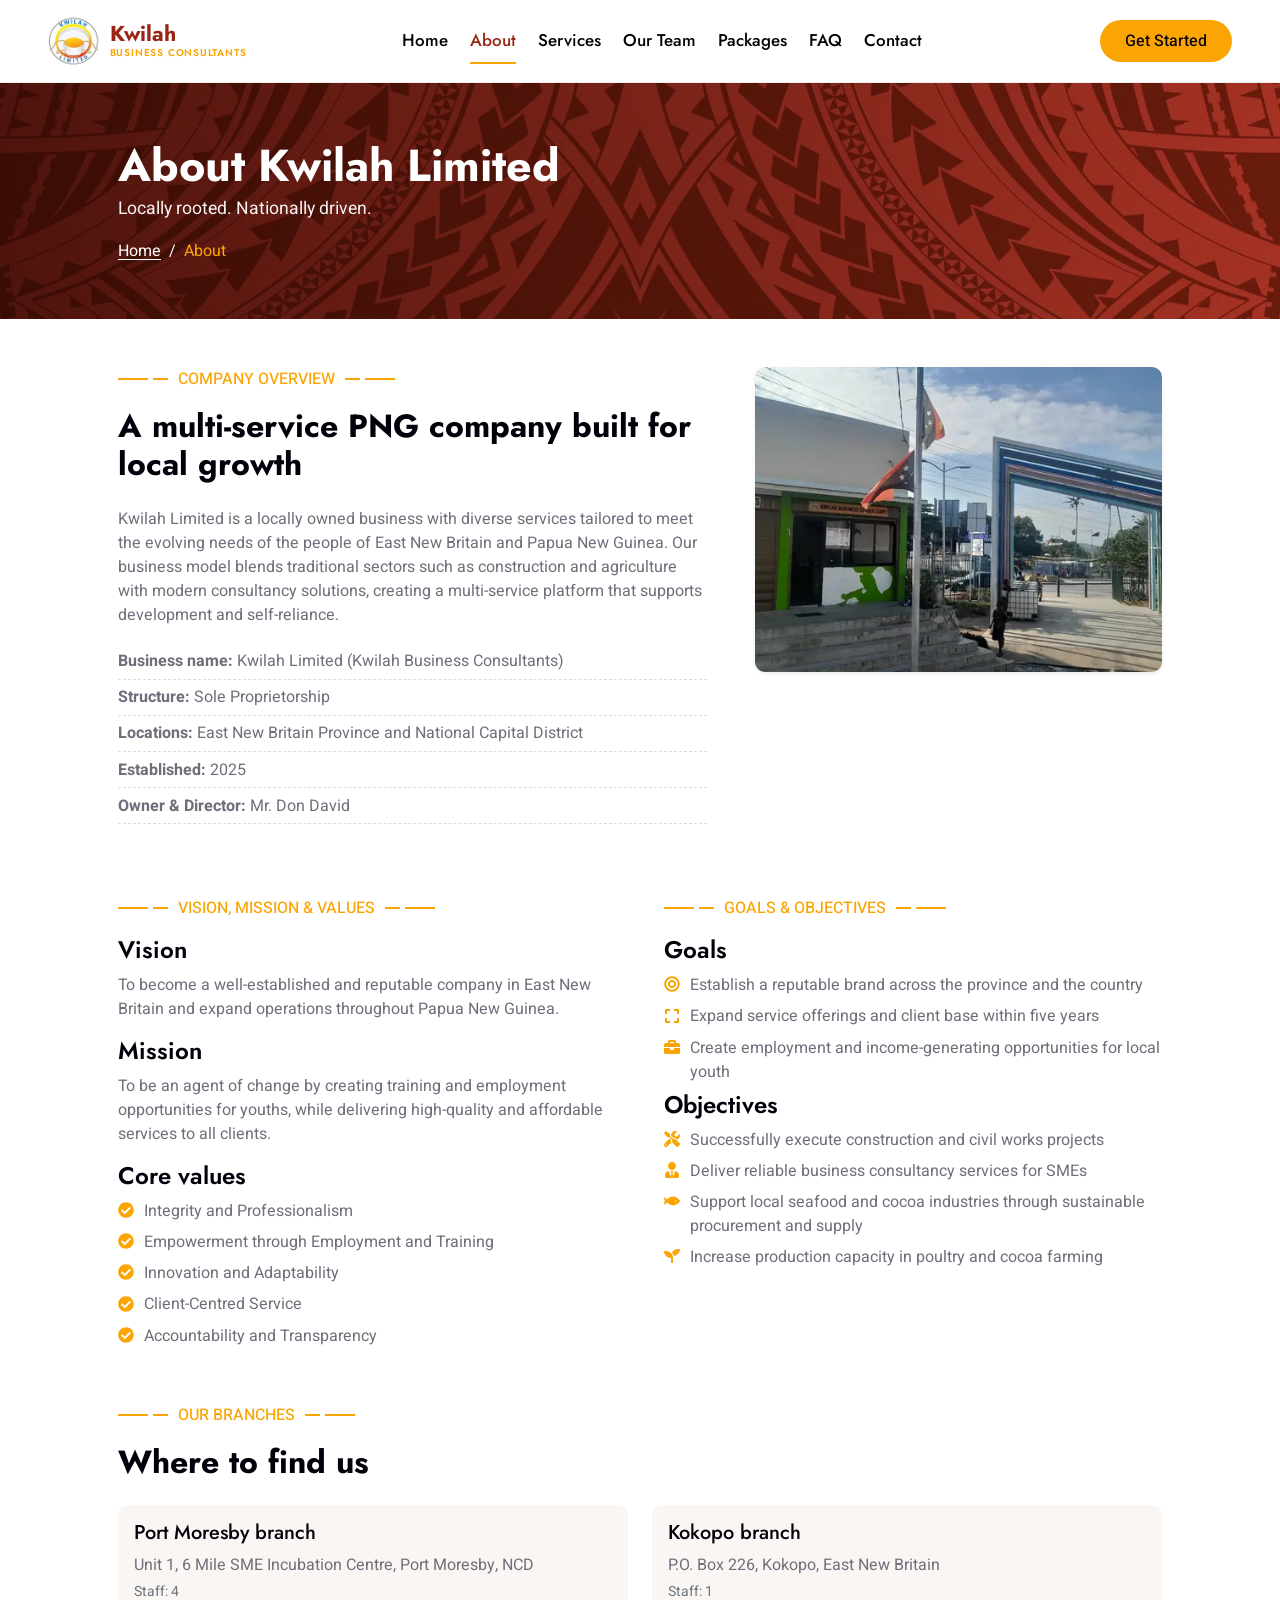
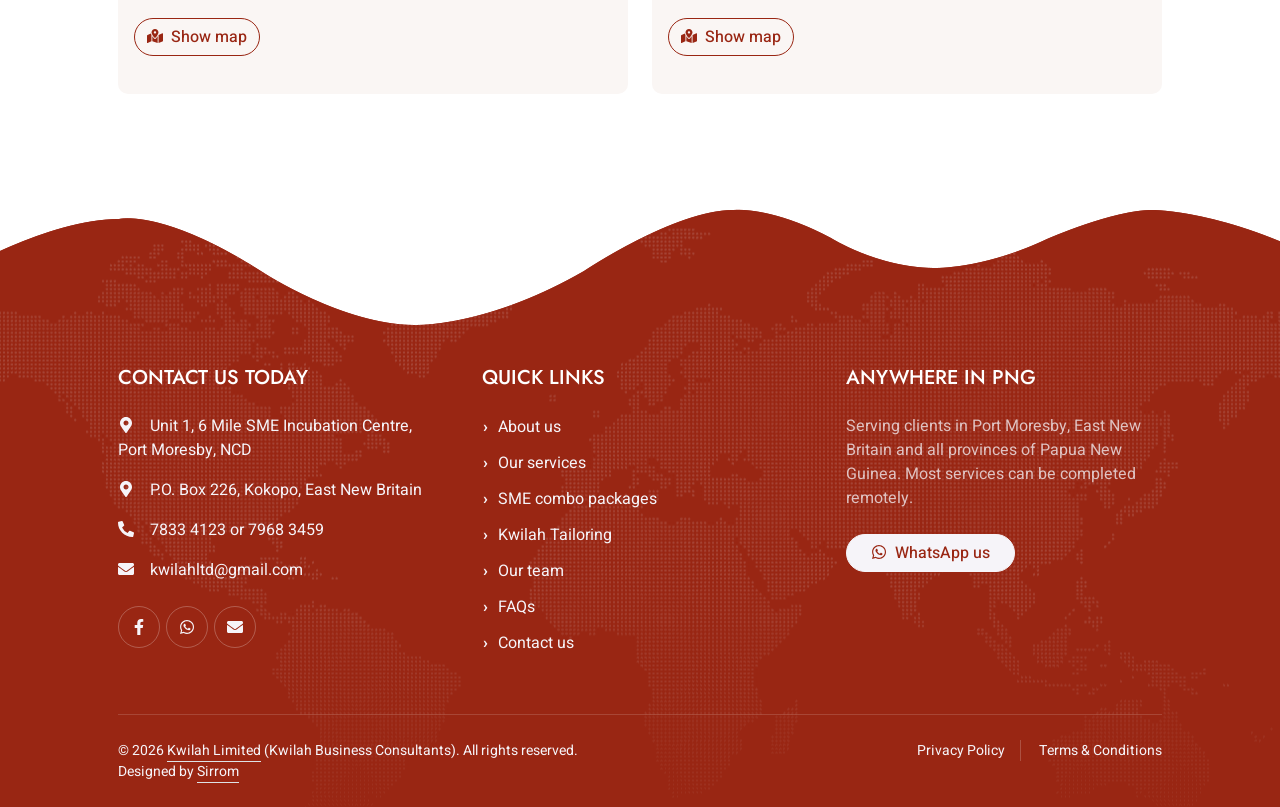
<file: about.html>
<!DOCTYPE html>
<html lang="en">
<head>
<meta charset="utf-8">
<meta name="viewport" content="width=device-width, initial-scale=1">
<title>About Kwilah Limited | PNG-Owned Consultants</title>
<meta name="description" content="PNG-owned company in Port Moresby and East New Britain offering business consultancy, construction, fisheries and agribusiness. Our story and branches.">
<meta name="robots" content="index, follow, max-image-preview:large">
<link rel="canonical" href="https://kwilahltd.com/about.html">
<meta name="theme-color" content="#992613">
<meta property="og:type" content="website">
<meta property="og:site_name" content="Kwilah Business Consultants">
<meta property="og:title" content="About Kwilah Limited | PNG-Owned Consultants">
<meta property="og:description" content="PNG-owned company in Port Moresby and East New Britain offering business consultancy, construction, fisheries and agribusiness. Our story and branches.">
<meta property="og:url" content="https://kwilahltd.com/about.html">
<meta property="og:image" content="https://kwilahltd.com/img/og-image.jpg">
<meta property="og:image:width" content="1200">
<meta property="og:image:height" content="630">
<meta property="og:image:alt" content="Kwilah Business Consultants team outside their office">
<meta name="twitter:card" content="summary_large_image">
<meta name="geo.region" content="PG">
<link rel="icon" href="favicon.ico" sizes="any">
<link rel="icon" type="image/png" sizes="32x32" href="img/favicon-32.png">
<link rel="apple-touch-icon" href="img/apple-touch-icon.png">
<link rel="manifest" href="site.webmanifest">
<link rel="preconnect" href="https://fonts.googleapis.com">
<link rel="preconnect" href="https://fonts.gstatic.com" crossorigin>
<link rel="stylesheet" href="https://fonts.googleapis.com/css2?family=Heebo:wght@400;500&family=Jost:wght@500;600;700&display=swap">
<link rel="stylesheet" href="css/site.min.css?v=20260930">
<script>document.documentElement.classList.add('js')</script>
<script src="js/site.js?v=20260930" defer></script>
<script type="application/ld+json">{"@context":"https://schema.org","@type":"ProfessionalService","@id":"https://kwilahltd.com/#business","name":"Kwilah Limited","alternateName":"Kwilah Business Consultants","url":"https://kwilahltd.com/","logo":"https://kwilahltd.com/img/icon-512.png","image":"https://kwilahltd.com/img/og-image.jpg","description":"PNG-owned business consultancy offering IPA business and company registration, IRC TIN, tax compliance, logo design, business profiles, letterheads and bank letters for SMEs across Papua New Guinea.","telephone":"+675 7833 4123","email":"kwilahltd@gmail.com","priceRange":"K550 - K850","currenciesAccepted":"PGK","address":[{"@type":"PostalAddress","streetAddress":"Unit 1, 6 Mile SME Incubation Centre","addressLocality":"Port Moresby","addressRegion":"National Capital District","addressCountry":"PG"},{"@type":"PostalAddress","postOfficeBoxNumber":"226","addressLocality":"Kokopo","addressRegion":"East New Britain","addressCountry":"PG"}],"geo":{"@type":"GeoCoordinates","latitude":-9.45345,"longitude":147.20984},"areaServed":{"@type":"Country","name":"Papua New Guinea"},"founder":{"@type":"Person","name":"Don David"},"sameAs":["https://www.facebook.com/profile.php?id=61574159249148"],"hasOfferCatalog":{"@type":"OfferCatalog","name":"SME Combo Packages","itemListElement":[{"@type":"Offer","name":"Company Combo Package","price":"850","priceCurrency":"PGK","description":"IPA certificate & extract, IRC TIN, company profile, custom logo, letterhead design and bank letter."},{"@type":"Offer","name":"Business Name Combo Package","price":"550","priceCurrency":"PGK","description":"IPA certificate & extract, IRC TIN, business profile, custom logo, letterhead design and bank letter."}]}}</script>
<script type="application/ld+json">{"@context":"https://schema.org","@type":"BreadcrumbList","itemListElement":[{"@type":"ListItem","position":1,"name":"Home","item":"https://kwilahltd.com/"},{"@type":"ListItem","position":2,"name":"About","item":"https://kwilahltd.com/about.html"}]}</script>
</head>
<body>
<a class="skip-link" href="#main">Skip to content</a>
<div class="container-xxl bg-white p-0">
<nav class="navbar navbar-expand-lg navbar-light px-3 px-lg-5 py-2 py-lg-0" id="mainNav" aria-label="Main">
<a href="index.html" class="navbar-brand p-0 d-flex align-items-center">
<img src="img/logo-kwilah.webp" width="60" height="60" alt="Kwilah Limited logo">
<span class="brand-text">Kwilah<small>Business Consultants</small></span>
</a>
<button class="navbar-toggler" type="button" aria-controls="navbarCollapse" aria-expanded="false" aria-label="Toggle menu"><svg class="ic" aria-hidden="true" focusable="false"><use href="img/icons.svg#bars"></use></svg></button>
<div class="collapse navbar-collapse" id="navbarCollapse">
<div class="navbar-nav mx-auto py-0">
<a href="index.html" class="nav-item nav-link">Home</a>
<a href="about.html" class="nav-item nav-link active" aria-current="page">About</a>
<a href="service.html" class="nav-item nav-link">Services</a>
<a href="team.html" class="nav-item nav-link">Our Team</a>
<a href="catelog.html" class="nav-item nav-link">Packages</a>
<a href="faq.html" class="nav-item nav-link">FAQ</a>
<a href="contact.html" class="nav-item nav-link">Contact</a>
</div>
<a href="contact.html" class="btn btn-cta rounded-pill py-2 px-4 ms-lg-3 mb-3 mb-lg-0">Get Started</a>
</div>
</nav>
<header class="page-header">
<div class="container px-lg-5">
<h1 class="text-white mb-1">About Kwilah Limited</h1>
<p class="text-white mb-3 lead-sm">Locally rooted. Nationally driven.</p>
<nav aria-label="breadcrumb">
<ol class="breadcrumb mb-0">
<li class="breadcrumb-item"><a href="index.html">Home</a></li>
<li class="breadcrumb-item active" aria-current="page">About</li>
</ol>
</nav>
</div>
</header>
<main id="main" class="container-xxl py-5">
<div class="container px-lg-5">
<div class="row g-4 g-lg-5">
<div class="col-lg-7 reveal">
<p class="section-title text-secondary"><span></span>Company overview<span></span></p>
<h2 class="mb-4">A multi-service PNG company built for local growth</h2>
<p>Kwilah Limited is a locally owned business with diverse services tailored to meet the evolving needs of the people of East New Britain and Papua New Guinea. Our business model blends traditional sectors such as construction and agriculture with modern consultancy solutions, creating a multi-service platform that supports development and self-reliance.</p>
<ul class="fact-list mb-4">
<li><strong>Business name:</strong> Kwilah Limited (Kwilah Business Consultants)</li>
<li><strong>Structure:</strong> Sole Proprietorship</li>
<li><strong>Locations:</strong> East New Britain Province and National Capital District</li>
<li><strong>Established:</strong> 2025</li>
<li><strong>Owner &amp; Director:</strong> Mr. Don David</li>
</ul>
</div>
<div class="col-lg-5 reveal">
<img src="img/office-900.webp" srcset="img/office-480.webp 480w, img/office-900.webp 900w" sizes="(min-width: 992px) 440px, 92vw" width="900" height="675" alt="The Kwilah Business Consultants office at the 6 Mile SME Incubation Centre, Port Moresby" class="img-fluid rounded shadow-sm" loading="lazy" decoding="async">
</div>

<div class="col-lg-6 reveal">
<p class="section-title text-secondary"><span></span>Vision, mission &amp; values<span></span></p>
<h3 class="h4">Vision</h3>
<p>To become a well-established and reputable company in East New Britain and expand operations throughout Papua New Guinea.</p>
<h3 class="h4">Mission</h3>
<p>To be an agent of change by creating training and employment opportunities for youths, while delivering high-quality and affordable services to all clients.</p>
<h3 class="h4">Core values</h3>
<ul class="check-list">
<li><svg class="ic text-primary me-2" aria-hidden="true" focusable="false"><use href="img/icons.svg#check-circle"></use></svg>Integrity and Professionalism</li>
<li><svg class="ic text-primary me-2" aria-hidden="true" focusable="false"><use href="img/icons.svg#check-circle"></use></svg>Empowerment through Employment and Training</li>
<li><svg class="ic text-primary me-2" aria-hidden="true" focusable="false"><use href="img/icons.svg#check-circle"></use></svg>Innovation and Adaptability</li>
<li><svg class="ic text-primary me-2" aria-hidden="true" focusable="false"><use href="img/icons.svg#check-circle"></use></svg>Client-Centred Service</li>
<li><svg class="ic text-primary me-2" aria-hidden="true" focusable="false"><use href="img/icons.svg#check-circle"></use></svg>Accountability and Transparency</li>
</ul>
</div>

<div class="col-lg-6 reveal">
<p class="section-title text-secondary"><span></span>Goals &amp; objectives<span></span></p>
<h3 class="h4">Goals</h3>
<ul class="check-list">
<li><svg class="ic text-primary me-2" aria-hidden="true" focusable="false"><use href="img/icons.svg#bullseye"></use></svg>Establish a reputable brand across the province and the country</li>
<li><svg class="ic text-primary me-2" aria-hidden="true" focusable="false"><use href="img/icons.svg#expand"></use></svg>Expand service offerings and client base within five years</li>
<li><svg class="ic text-primary me-2" aria-hidden="true" focusable="false"><use href="img/icons.svg#briefcase"></use></svg>Create employment and income-generating opportunities for local youth</li>
</ul>
<h3 class="h4">Objectives</h3>
<ul class="check-list">
<li><svg class="ic text-primary me-2" aria-hidden="true" focusable="false"><use href="img/icons.svg#tools"></use></svg>Successfully execute construction and civil works projects</li>
<li><svg class="ic text-primary me-2" aria-hidden="true" focusable="false"><use href="img/icons.svg#user-tie"></use></svg>Deliver reliable business consultancy services for SMEs</li>
<li><svg class="ic text-primary me-2" aria-hidden="true" focusable="false"><use href="img/icons.svg#fish"></use></svg>Support local seafood and cocoa industries through sustainable procurement and supply</li>
<li><svg class="ic text-primary me-2" aria-hidden="true" focusable="false"><use href="img/icons.svg#seedling"></use></svg>Increase production capacity in poultry and cocoa farming</li>
</ul>
</div>

<div class="col-12 reveal" id="branches">
<p class="section-title text-secondary"><span></span>Our branches<span></span></p>
<h2 class="mb-4">Where to find us</h2>
<div class="row g-4">
<div class="col-md-6">
<div class="card card-body bg-light h-100 border-0">
<h3 class="h5">Port Moresby branch</h3>
<p class="mb-1">Unit 1, 6 Mile SME Incubation Centre, Port Moresby, NCD</p>
<p class="small text-muted">Staff: 4</p>
<div class="map-embed" data-src="https://www.google.com/maps?q=-9.45344972386282,147.2098421786915&amp;output=embed">
<button type="button" class="btn btn-outline-primary rounded-pill"><svg class="ic me-2" aria-hidden="true" focusable="false"><use href="img/icons.svg#map-marked-alt"></use></svg>Show map</button>
</div>
</div>
</div>
<div class="col-md-6">
<div class="card card-body bg-light h-100 border-0">
<h3 class="h5">Kokopo branch</h3>
<p class="mb-1">P.O. Box 226, Kokopo, East New Britain</p>
<p class="small text-muted">Staff: 1</p>
<div class="map-embed" data-src="https://www.google.com/maps?q=Kokopo+East+New+Britain+PNG&amp;output=embed">
<button type="button" class="btn btn-outline-primary rounded-pill"><svg class="ic me-2" aria-hidden="true" focusable="false"><use href="img/icons.svg#map-marked-alt"></use></svg>Show map</button>
</div>
</div>
</div>
</div>
</div>
</div>
</div>
</main>

<footer class="container-fluid bg-primary text-light footer">
<div class="container py-5 px-lg-5">
<div class="row g-4 g-lg-5">
<div class="col-md-6 col-lg-4">
<h2 class="section-title text-white h5 mb-4">Contact us today<span></span></h2>
<p><svg class="ic me-3" aria-hidden="true" focusable="false"><use href="img/icons.svg#map-marker-alt"></use></svg>Unit 1, 6 Mile SME Incubation Centre, Port Moresby, NCD</p>
<p><svg class="ic me-3" aria-hidden="true" focusable="false"><use href="img/icons.svg#map-marker-alt"></use></svg>P.O. Box 226, Kokopo, East New Britain</p>
<p><svg class="ic me-3" aria-hidden="true" focusable="false"><use href="img/icons.svg#phone-alt"></use></svg><a href="tel:+67578334123">7833 4123</a> or <a href="tel:+67579683459">7968 3459</a></p>
<p><svg class="ic me-3" aria-hidden="true" focusable="false"><use href="img/icons.svg#envelope"></use></svg><a href="mailto:kwilahltd@gmail.com">kwilahltd@gmail.com</a></p>
<div class="d-flex pt-2">
<a class="btn btn-outline-light btn-social" href="https://www.facebook.com/profile.php?id=61574159249148" target="_blank" rel="noopener" aria-label="Kwilah on Facebook"><svg class="ic" aria-hidden="true" focusable="false"><use href="img/icons.svg#facebook-f"></use></svg></a>
<a class="btn btn-outline-light btn-social" href="https://wa.me/67578334123" target="_blank" rel="noopener" aria-label="Chat with Kwilah on WhatsApp"><svg class="ic" aria-hidden="true" focusable="false"><use href="img/icons.svg#whatsapp"></use></svg></a>
<a class="btn btn-outline-light btn-social" href="mailto:kwilahltd@gmail.com" aria-label="Email Kwilah"><svg class="ic" aria-hidden="true" focusable="false"><use href="img/icons.svg#envelope"></use></svg></a>
</div>
</div>
<div class="col-md-6 col-lg-4">
<h2 class="section-title text-white h5 mb-4">Quick links<span></span></h2>
<a class="btn btn-link" href="about.html">About us</a>
<a class="btn btn-link" href="service.html">Our services</a>
<a class="btn btn-link" href="catelog.html">SME combo packages</a>
<a class="btn btn-link" href="index.html#tailoring">Kwilah Tailoring</a>
<a class="btn btn-link" href="team.html">Our team</a>
<a class="btn btn-link" href="faq.html">FAQs</a>
<a class="btn btn-link" href="contact.html">Contact us</a>
</div>
<div class="col-md-12 col-lg-4">
<h2 class="section-title text-white h5 mb-4">Anywhere in PNG<span></span></h2>
<p class="opacity-75">Serving clients in Port Moresby, East New Britain and all provinces of Papua New Guinea. Most services can be completed remotely.</p>
<a class="btn btn-light rounded-pill px-4 mt-2" href="https://wa.me/67578334123" target="_blank" rel="noopener"><svg class="ic me-2" aria-hidden="true" focusable="false"><use href="img/icons.svg#whatsapp"></use></svg>WhatsApp us</a>
</div>
</div>
</div>
<div class="container px-lg-5">
<div class="copyright">
<div class="row">
<div class="col-md-6 text-center text-md-start mb-3 mb-md-0">
&copy; <span data-year>2025</span> <a class="border-bottom" href="index.html">Kwilah Limited</a> (Kwilah Business Consultants). All rights reserved.
Designed by <a class="border-bottom" href="https://nathanpyamis.github.io/sirrom.github.io" rel="noopener">Sirrom</a>
</div>
<div class="col-md-6 text-center text-md-end">
<div class="footer-menu">
<a href="privacy.html">Privacy Policy</a>
<a href="terms.html">Terms &amp; Conditions</a>
</div>
</div>
</div>
</div>
</div>
</footer>
<a href="#" class="btn btn-lg btn-secondary btn-lg-square back-to-top" aria-label="Back to top"><svg class="ic" aria-hidden="true" focusable="false"><use href="img/icons.svg#arrow-up"></use></svg></a>
</div>
</body>
</html>
</file>
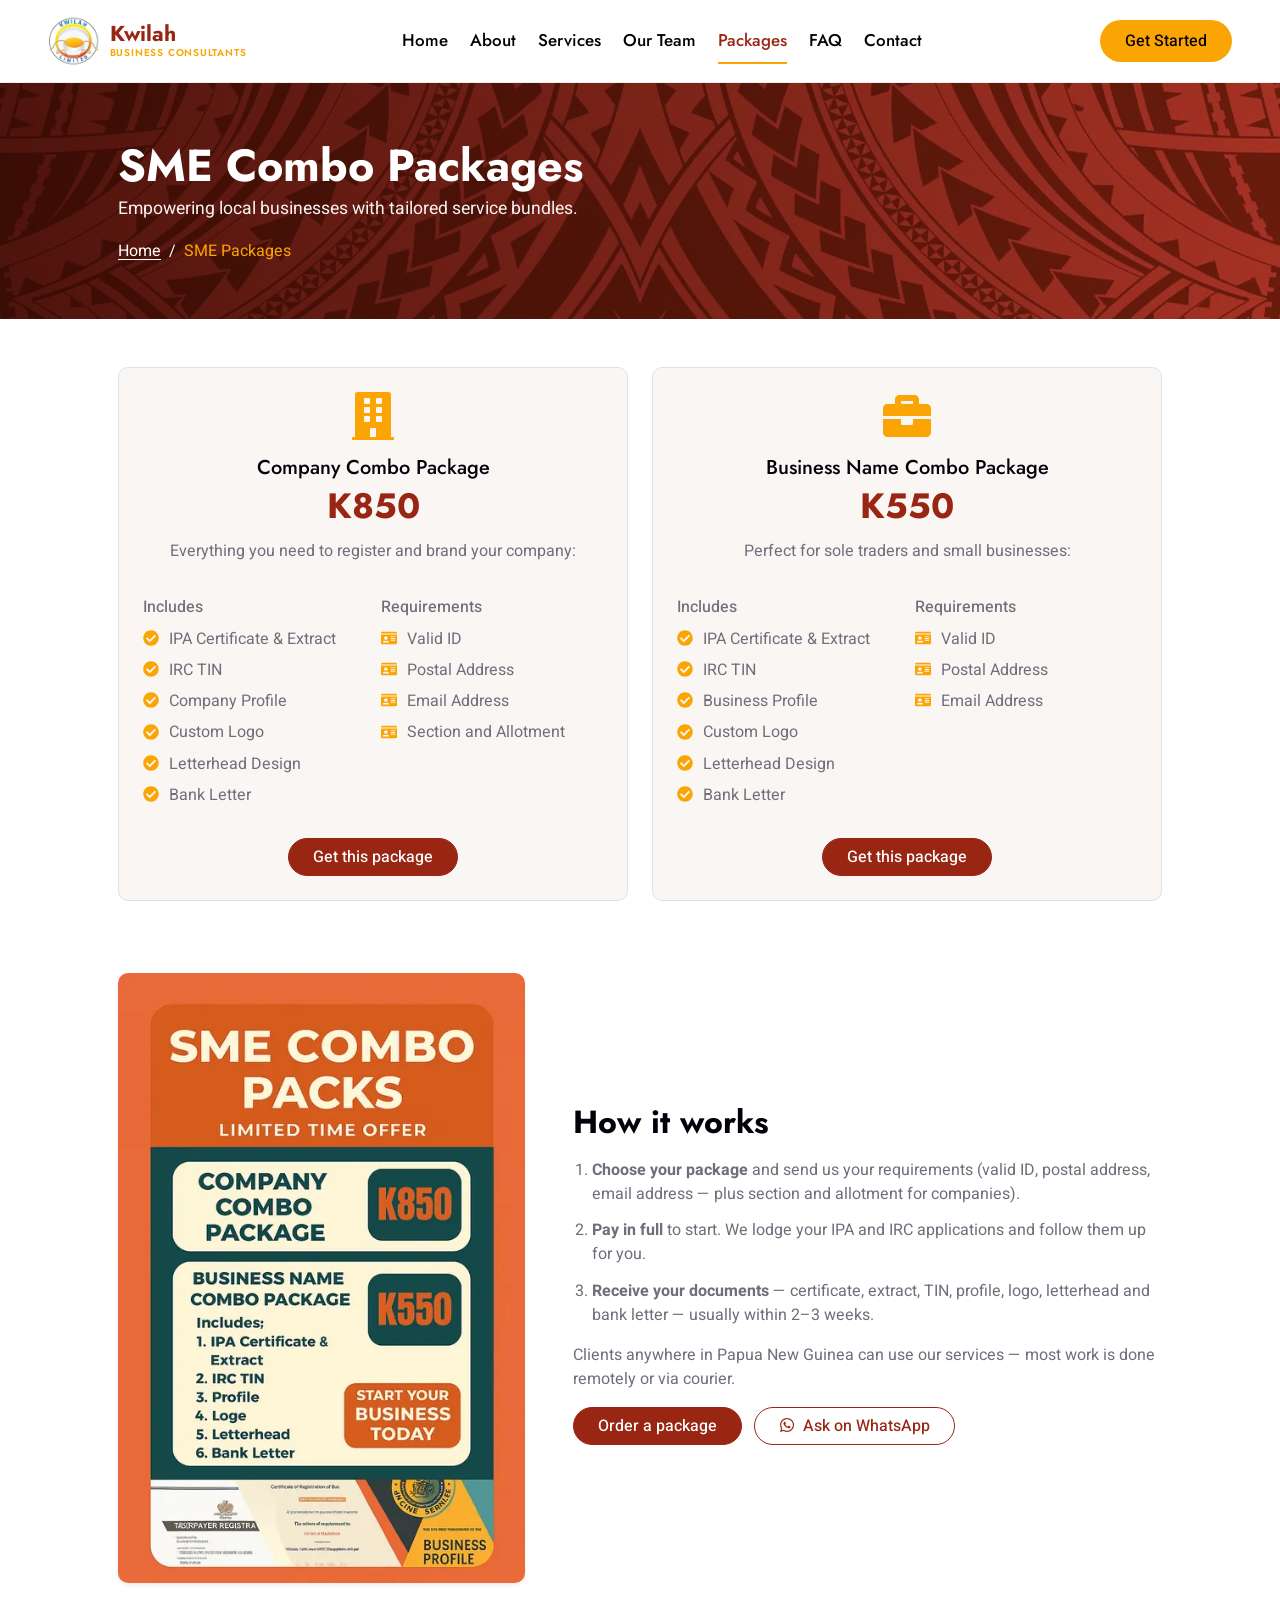
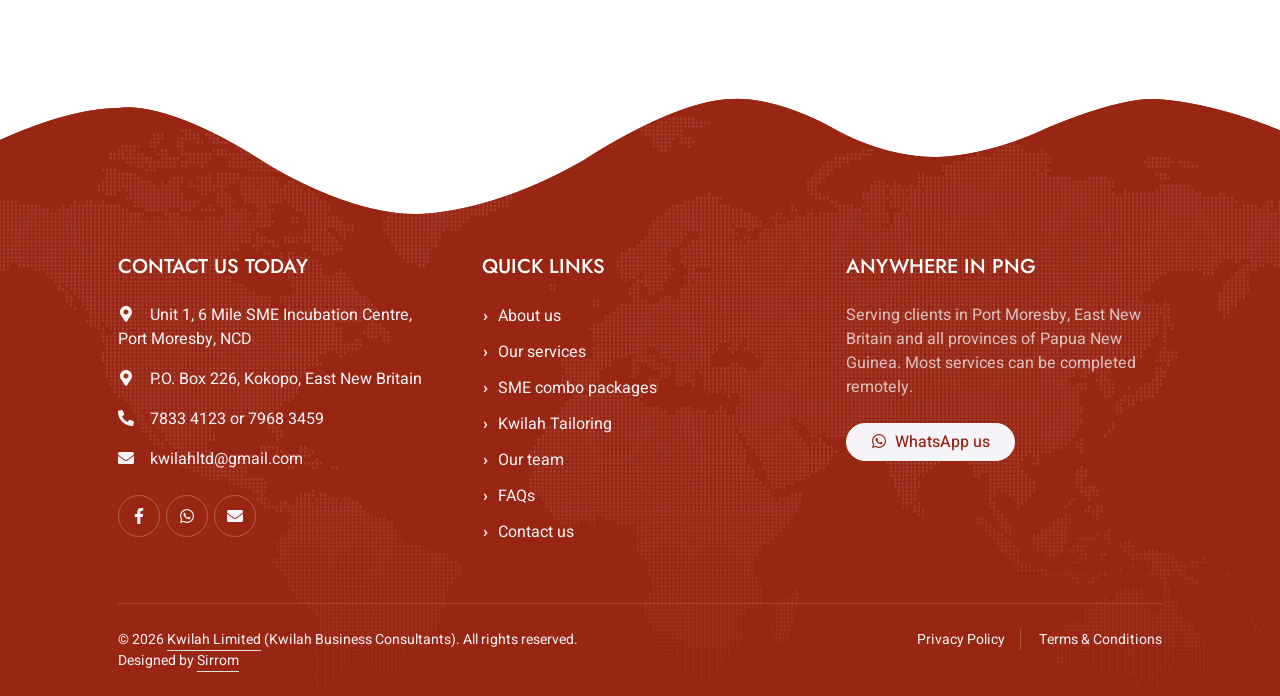
<file: catelog.html>
<!DOCTYPE html>
<html lang="en">
<head>
<meta charset="utf-8">
<meta name="viewport" content="width=device-width, initial-scale=1">
<title>SME Registration Packages from K550 | Kwilah PNG</title>
<meta name="description" content="Company package K850, business name package K550: IPA certificate &amp; extract, IRC TIN, profile, logo, letterhead and bank letter. See requirements.">
<meta name="robots" content="index, follow, max-image-preview:large">
<link rel="canonical" href="https://kwilahltd.com/catelog.html">
<meta name="theme-color" content="#992613">
<meta property="og:type" content="website">
<meta property="og:site_name" content="Kwilah Business Consultants">
<meta property="og:title" content="SME Registration Packages from K550 | Kwilah PNG">
<meta property="og:description" content="Company package K850, business name package K550: IPA certificate &amp; extract, IRC TIN, profile, logo, letterhead and bank letter. See requirements.">
<meta property="og:url" content="https://kwilahltd.com/catelog.html">
<meta property="og:image" content="https://kwilahltd.com/img/og-image.jpg">
<meta property="og:image:width" content="1200">
<meta property="og:image:height" content="630">
<meta property="og:image:alt" content="Kwilah Business Consultants team outside their office">
<meta name="twitter:card" content="summary_large_image">
<meta name="geo.region" content="PG">
<link rel="icon" href="favicon.ico" sizes="any">
<link rel="icon" type="image/png" sizes="32x32" href="img/favicon-32.png">
<link rel="apple-touch-icon" href="img/apple-touch-icon.png">
<link rel="manifest" href="site.webmanifest">
<link rel="preconnect" href="https://fonts.googleapis.com">
<link rel="preconnect" href="https://fonts.gstatic.com" crossorigin>
<link rel="stylesheet" href="https://fonts.googleapis.com/css2?family=Heebo:wght@400;500&family=Jost:wght@500;600;700&display=swap">
<link rel="stylesheet" href="css/site.min.css?v=20260930">
<script>document.documentElement.classList.add('js')</script>
<script src="js/site.js?v=20260930" defer></script>
<script type="application/ld+json">{"@context":"https://schema.org","@type":"ProfessionalService","@id":"https://kwilahltd.com/#business","name":"Kwilah Limited","alternateName":"Kwilah Business Consultants","url":"https://kwilahltd.com/","logo":"https://kwilahltd.com/img/icon-512.png","image":"https://kwilahltd.com/img/og-image.jpg","description":"PNG-owned business consultancy offering IPA business and company registration, IRC TIN, tax compliance, logo design, business profiles, letterheads and bank letters for SMEs across Papua New Guinea.","telephone":"+675 7833 4123","email":"kwilahltd@gmail.com","priceRange":"K550 - K850","currenciesAccepted":"PGK","address":[{"@type":"PostalAddress","streetAddress":"Unit 1, 6 Mile SME Incubation Centre","addressLocality":"Port Moresby","addressRegion":"National Capital District","addressCountry":"PG"},{"@type":"PostalAddress","postOfficeBoxNumber":"226","addressLocality":"Kokopo","addressRegion":"East New Britain","addressCountry":"PG"}],"geo":{"@type":"GeoCoordinates","latitude":-9.45345,"longitude":147.20984},"areaServed":{"@type":"Country","name":"Papua New Guinea"},"founder":{"@type":"Person","name":"Don David"},"sameAs":["https://www.facebook.com/profile.php?id=61574159249148"],"hasOfferCatalog":{"@type":"OfferCatalog","name":"SME Combo Packages","itemListElement":[{"@type":"Offer","name":"Company Combo Package","price":"850","priceCurrency":"PGK","description":"IPA certificate & extract, IRC TIN, company profile, custom logo, letterhead design and bank letter."},{"@type":"Offer","name":"Business Name Combo Package","price":"550","priceCurrency":"PGK","description":"IPA certificate & extract, IRC TIN, business profile, custom logo, letterhead design and bank letter."}]}}</script>
<script type="application/ld+json">{"@context":"https://schema.org","@type":"BreadcrumbList","itemListElement":[{"@type":"ListItem","position":1,"name":"Home","item":"https://kwilahltd.com/"},{"@type":"ListItem","position":2,"name":"SME Packages","item":"https://kwilahltd.com/catelog.html"}]}</script>
</head>
<body>
<a class="skip-link" href="#main">Skip to content</a>
<div class="container-xxl bg-white p-0">
<nav class="navbar navbar-expand-lg navbar-light px-3 px-lg-5 py-2 py-lg-0" id="mainNav" aria-label="Main">
<a href="index.html" class="navbar-brand p-0 d-flex align-items-center">
<img src="img/logo-kwilah.webp" width="60" height="60" alt="Kwilah Limited logo">
<span class="brand-text">Kwilah<small>Business Consultants</small></span>
</a>
<button class="navbar-toggler" type="button" aria-controls="navbarCollapse" aria-expanded="false" aria-label="Toggle menu"><svg class="ic" aria-hidden="true" focusable="false"><use href="img/icons.svg#bars"></use></svg></button>
<div class="collapse navbar-collapse" id="navbarCollapse">
<div class="navbar-nav mx-auto py-0">
<a href="index.html" class="nav-item nav-link">Home</a>
<a href="about.html" class="nav-item nav-link">About</a>
<a href="service.html" class="nav-item nav-link">Services</a>
<a href="team.html" class="nav-item nav-link">Our Team</a>
<a href="catelog.html" class="nav-item nav-link active" aria-current="page">Packages</a>
<a href="faq.html" class="nav-item nav-link">FAQ</a>
<a href="contact.html" class="nav-item nav-link">Contact</a>
</div>
<a href="contact.html" class="btn btn-cta rounded-pill py-2 px-4 ms-lg-3 mb-3 mb-lg-0">Get Started</a>
</div>
</nav>
<header class="page-header">
<div class="container px-lg-5">
<h1 class="text-white mb-1">SME Combo Packages</h1>
<p class="text-white mb-3 lead-sm">Empowering local businesses with tailored service bundles.</p>
<nav aria-label="breadcrumb">
<ol class="breadcrumb mb-0">
<li class="breadcrumb-item"><a href="index.html">Home</a></li>
<li class="breadcrumb-item active" aria-current="page">SME Packages</li>
</ol>
</nav>
</div>
</header>
<main id="main" class="container-xxl py-5">
<div class="container px-lg-5">
<div class="row g-4">
<div class="col-lg-6 reveal">
<div class="feature-item bg-light rounded text-center p-4 border h-100">
<svg class="ic ic-3x text-primary mb-3" aria-hidden="true" focusable="false"><use href="img/icons.svg#building"></use></svg>
<h2 class="h5 mb-2">Company Combo Package</h2>
<p class="price mb-3">K850</p>
<p class="m-0">Everything you need to register and brand your company:</p>
<div class="row text-start mt-3 g-3">
<div class="col-sm-6"><p class="fw-medium mb-2">Includes</p><ul class="check-list"><li><svg class="ic text-primary me-2" aria-hidden="true" focusable="false"><use href="img/icons.svg#check-circle"></use></svg>IPA Certificate & Extract</li><li><svg class="ic text-primary me-2" aria-hidden="true" focusable="false"><use href="img/icons.svg#check-circle"></use></svg>IRC TIN</li><li><svg class="ic text-primary me-2" aria-hidden="true" focusable="false"><use href="img/icons.svg#check-circle"></use></svg>Company Profile</li><li><svg class="ic text-primary me-2" aria-hidden="true" focusable="false"><use href="img/icons.svg#check-circle"></use></svg>Custom Logo</li><li><svg class="ic text-primary me-2" aria-hidden="true" focusable="false"><use href="img/icons.svg#check-circle"></use></svg>Letterhead Design</li><li><svg class="ic text-primary me-2" aria-hidden="true" focusable="false"><use href="img/icons.svg#check-circle"></use></svg>Bank Letter</li></ul></div>
<div class="col-sm-6"><p class="fw-medium mb-2">Requirements</p><ul class="check-list"><li><svg class="ic text-secondary me-2" aria-hidden="true" focusable="false"><use href="img/icons.svg#id-card"></use></svg>Valid ID</li><li><svg class="ic text-secondary me-2" aria-hidden="true" focusable="false"><use href="img/icons.svg#id-card"></use></svg>Postal Address</li><li><svg class="ic text-secondary me-2" aria-hidden="true" focusable="false"><use href="img/icons.svg#id-card"></use></svg>Email Address</li><li><svg class="ic text-secondary me-2" aria-hidden="true" focusable="false"><use href="img/icons.svg#id-card"></use></svg>Section and Allotment</li></ul></div>
</div>
<a href="contact.html?package=company" class="btn btn-primary rounded-pill px-4 mt-4">Get this package</a>
</div>
</div>
<div class="col-lg-6 reveal">
<div class="feature-item bg-light rounded text-center p-4 border h-100">
<svg class="ic ic-3x text-primary mb-3" aria-hidden="true" focusable="false"><use href="img/icons.svg#briefcase"></use></svg>
<h2 class="h5 mb-2">Business Name Combo Package</h2>
<p class="price mb-3">K550</p>
<p class="m-0">Perfect for sole traders and small businesses:</p>
<div class="row text-start mt-3 g-3">
<div class="col-sm-6"><p class="fw-medium mb-2">Includes</p><ul class="check-list"><li><svg class="ic text-primary me-2" aria-hidden="true" focusable="false"><use href="img/icons.svg#check-circle"></use></svg>IPA Certificate & Extract</li><li><svg class="ic text-primary me-2" aria-hidden="true" focusable="false"><use href="img/icons.svg#check-circle"></use></svg>IRC TIN</li><li><svg class="ic text-primary me-2" aria-hidden="true" focusable="false"><use href="img/icons.svg#check-circle"></use></svg>Business Profile</li><li><svg class="ic text-primary me-2" aria-hidden="true" focusable="false"><use href="img/icons.svg#check-circle"></use></svg>Custom Logo</li><li><svg class="ic text-primary me-2" aria-hidden="true" focusable="false"><use href="img/icons.svg#check-circle"></use></svg>Letterhead Design</li><li><svg class="ic text-primary me-2" aria-hidden="true" focusable="false"><use href="img/icons.svg#check-circle"></use></svg>Bank Letter</li></ul></div>
<div class="col-sm-6"><p class="fw-medium mb-2">Requirements</p><ul class="check-list"><li><svg class="ic text-secondary me-2" aria-hidden="true" focusable="false"><use href="img/icons.svg#id-card"></use></svg>Valid ID</li><li><svg class="ic text-secondary me-2" aria-hidden="true" focusable="false"><use href="img/icons.svg#id-card"></use></svg>Postal Address</li><li><svg class="ic text-secondary me-2" aria-hidden="true" focusable="false"><use href="img/icons.svg#id-card"></use></svg>Email Address</li></ul></div>
</div>
<a href="contact.html?package=business-name" class="btn btn-primary rounded-pill px-4 mt-4">Get this package</a>
</div>
</div>
</div>
<div class="row g-4 g-lg-5 align-items-center mt-4">
<div class="col-lg-5 text-center">
<img src="img/sme-combo-flyer-800.webp" srcset="img/sme-combo-flyer-480.webp 480w, img/sme-combo-flyer-800.webp 800w" sizes="(min-width: 992px) 420px, 90vw" width="800" height="1200" alt="SME Combo Packs flyer: Company Combo Package K850 and Business Name Combo Package K550" class="img-fluid rounded shadow-sm flyer" loading="lazy" decoding="async">
</div>
<div class="col-lg-7">
<h2 class="mb-3">How it works</h2>
<ol class="steps">
<li><strong>Choose your package</strong> and send us your requirements (valid ID, postal address, email address — plus section and allotment for companies).</li>
<li><strong>Pay in full</strong> to start. We lodge your IPA and IRC applications and follow them up for you.</li>
<li><strong>Receive your documents</strong> — certificate, extract, TIN, profile, logo, letterhead and bank letter — usually within 2–3 weeks.</li>
</ol>
<p>Clients anywhere in Papua New Guinea can use our services — most work is done remotely or via courier.</p>
<a href="contact.html" class="btn btn-primary rounded-pill px-4 me-2 mb-2">Order a package</a>
<a href="https://wa.me/67578334123" target="_blank" rel="noopener" class="btn btn-outline-primary rounded-pill px-4 mb-2"><svg class="ic me-2" aria-hidden="true" focusable="false"><use href="img/icons.svg#whatsapp"></use></svg>Ask on WhatsApp</a>
</div>
</div>
</div>
</main>

<footer class="container-fluid bg-primary text-light footer">
<div class="container py-5 px-lg-5">
<div class="row g-4 g-lg-5">
<div class="col-md-6 col-lg-4">
<h2 class="section-title text-white h5 mb-4">Contact us today<span></span></h2>
<p><svg class="ic me-3" aria-hidden="true" focusable="false"><use href="img/icons.svg#map-marker-alt"></use></svg>Unit 1, 6 Mile SME Incubation Centre, Port Moresby, NCD</p>
<p><svg class="ic me-3" aria-hidden="true" focusable="false"><use href="img/icons.svg#map-marker-alt"></use></svg>P.O. Box 226, Kokopo, East New Britain</p>
<p><svg class="ic me-3" aria-hidden="true" focusable="false"><use href="img/icons.svg#phone-alt"></use></svg><a href="tel:+67578334123">7833 4123</a> or <a href="tel:+67579683459">7968 3459</a></p>
<p><svg class="ic me-3" aria-hidden="true" focusable="false"><use href="img/icons.svg#envelope"></use></svg><a href="mailto:kwilahltd@gmail.com">kwilahltd@gmail.com</a></p>
<div class="d-flex pt-2">
<a class="btn btn-outline-light btn-social" href="https://www.facebook.com/profile.php?id=61574159249148" target="_blank" rel="noopener" aria-label="Kwilah on Facebook"><svg class="ic" aria-hidden="true" focusable="false"><use href="img/icons.svg#facebook-f"></use></svg></a>
<a class="btn btn-outline-light btn-social" href="https://wa.me/67578334123" target="_blank" rel="noopener" aria-label="Chat with Kwilah on WhatsApp"><svg class="ic" aria-hidden="true" focusable="false"><use href="img/icons.svg#whatsapp"></use></svg></a>
<a class="btn btn-outline-light btn-social" href="mailto:kwilahltd@gmail.com" aria-label="Email Kwilah"><svg class="ic" aria-hidden="true" focusable="false"><use href="img/icons.svg#envelope"></use></svg></a>
</div>
</div>
<div class="col-md-6 col-lg-4">
<h2 class="section-title text-white h5 mb-4">Quick links<span></span></h2>
<a class="btn btn-link" href="about.html">About us</a>
<a class="btn btn-link" href="service.html">Our services</a>
<a class="btn btn-link" href="catelog.html">SME combo packages</a>
<a class="btn btn-link" href="index.html#tailoring">Kwilah Tailoring</a>
<a class="btn btn-link" href="team.html">Our team</a>
<a class="btn btn-link" href="faq.html">FAQs</a>
<a class="btn btn-link" href="contact.html">Contact us</a>
</div>
<div class="col-md-12 col-lg-4">
<h2 class="section-title text-white h5 mb-4">Anywhere in PNG<span></span></h2>
<p class="opacity-75">Serving clients in Port Moresby, East New Britain and all provinces of Papua New Guinea. Most services can be completed remotely.</p>
<a class="btn btn-light rounded-pill px-4 mt-2" href="https://wa.me/67578334123" target="_blank" rel="noopener"><svg class="ic me-2" aria-hidden="true" focusable="false"><use href="img/icons.svg#whatsapp"></use></svg>WhatsApp us</a>
</div>
</div>
</div>
<div class="container px-lg-5">
<div class="copyright">
<div class="row">
<div class="col-md-6 text-center text-md-start mb-3 mb-md-0">
&copy; <span data-year>2025</span> <a class="border-bottom" href="index.html">Kwilah Limited</a> (Kwilah Business Consultants). All rights reserved.
Designed by <a class="border-bottom" href="https://nathanpyamis.github.io/sirrom.github.io" rel="noopener">Sirrom</a>
</div>
<div class="col-md-6 text-center text-md-end">
<div class="footer-menu">
<a href="privacy.html">Privacy Policy</a>
<a href="terms.html">Terms &amp; Conditions</a>
</div>
</div>
</div>
</div>
</div>
</footer>
<a href="#" class="btn btn-lg btn-secondary btn-lg-square back-to-top" aria-label="Back to top"><svg class="ic" aria-hidden="true" focusable="false"><use href="img/icons.svg#arrow-up"></use></svg></a>
</div>
</body>
</html>
</file>
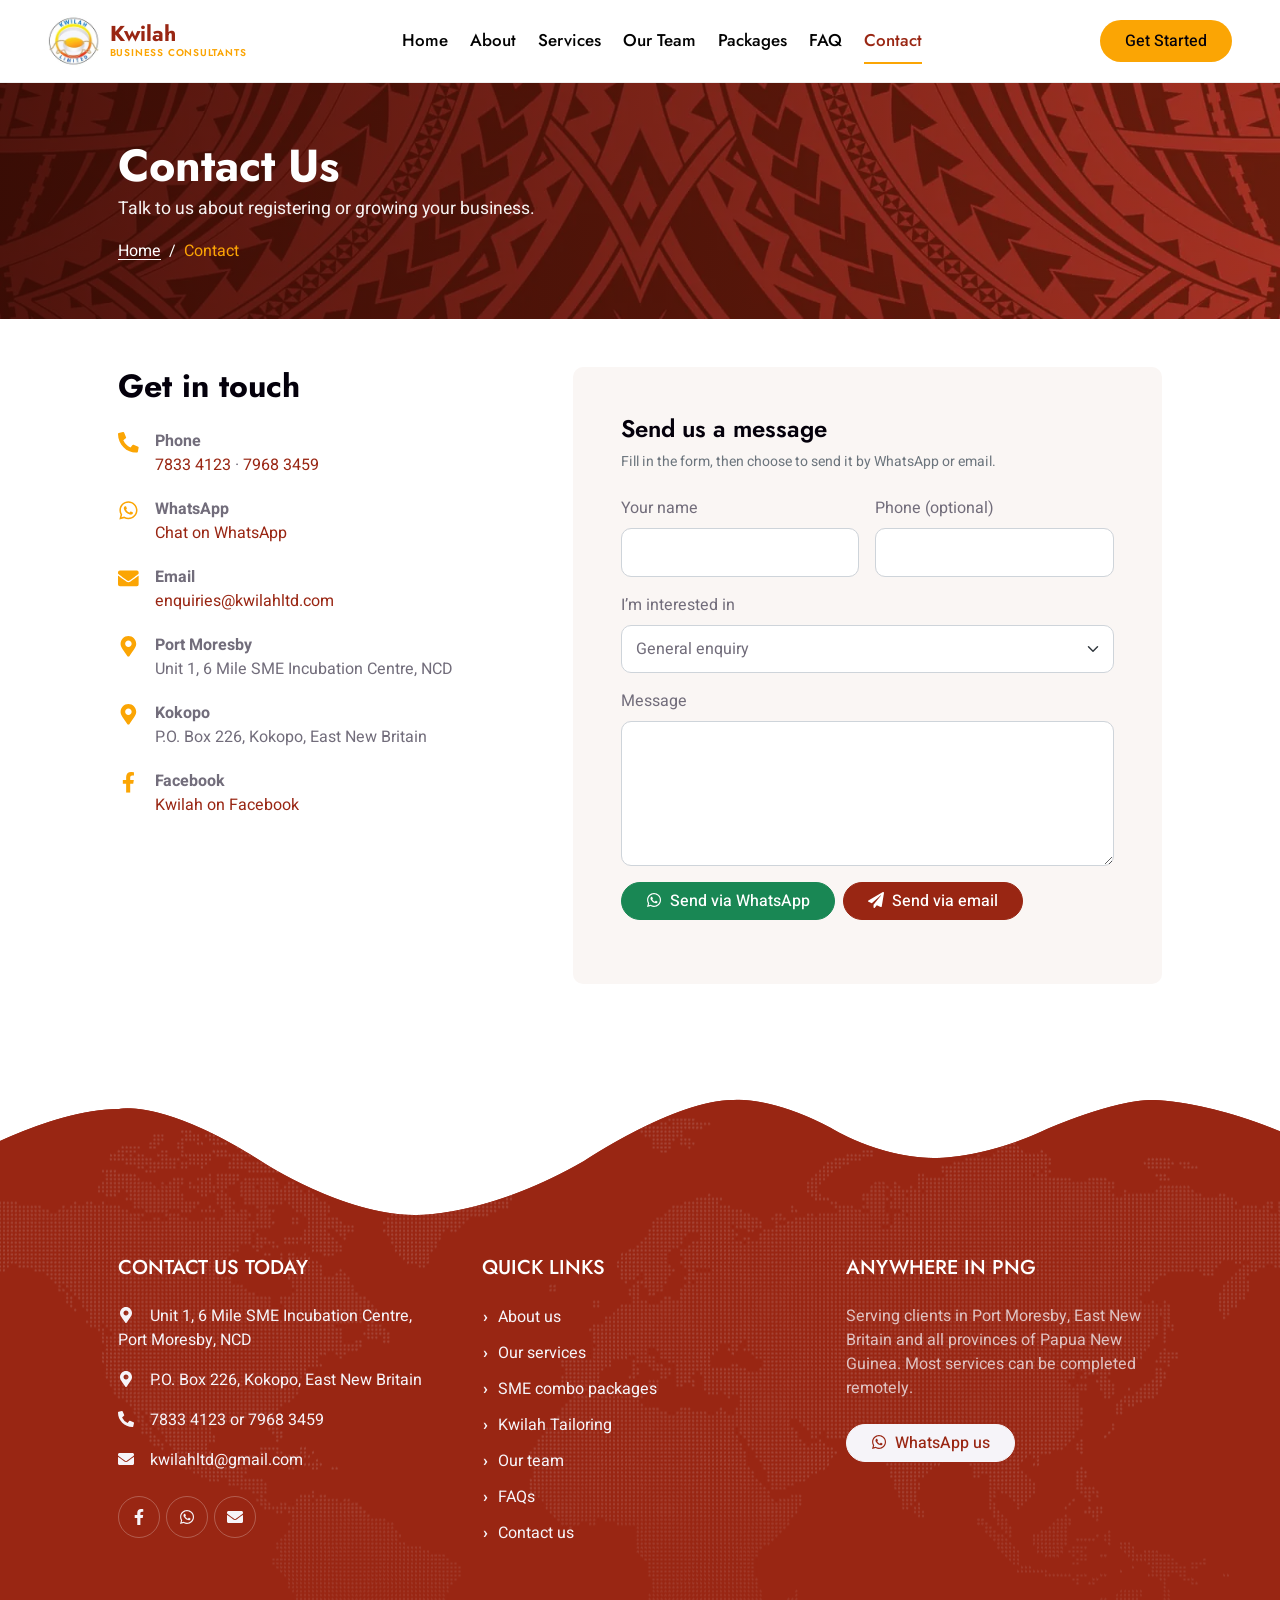
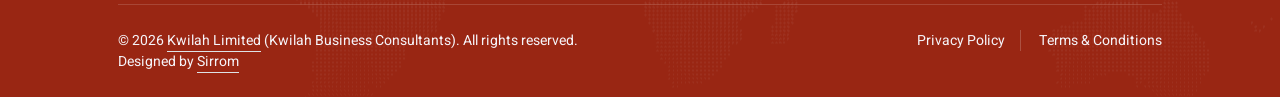
<file: contact.html>
<!DOCTYPE html>
<html lang="en">
<head>
<meta charset="utf-8">
<meta name="viewport" content="width=device-width, initial-scale=1">
<title>Contact Kwilah | Port Moresby &amp; Kokopo, PNG</title>
<meta name="description" content="Call 7833 4123 or 7968 3459, WhatsApp or email enquiries@kwilahltd.com. Offices at 6 Mile SME Incubation Centre, Port Moresby, and Kokopo, ENB.">
<meta name="robots" content="index, follow, max-image-preview:large">
<link rel="canonical" href="https://kwilahltd.com/contact.html">
<meta name="theme-color" content="#992613">
<meta property="og:type" content="website">
<meta property="og:site_name" content="Kwilah Business Consultants">
<meta property="og:title" content="Contact Kwilah | Port Moresby &amp; Kokopo, PNG">
<meta property="og:description" content="Call 7833 4123 or 7968 3459, WhatsApp or email enquiries@kwilahltd.com. Offices at 6 Mile SME Incubation Centre, Port Moresby, and Kokopo, ENB.">
<meta property="og:url" content="https://kwilahltd.com/contact.html">
<meta property="og:image" content="https://kwilahltd.com/img/og-image.jpg">
<meta property="og:image:width" content="1200">
<meta property="og:image:height" content="630">
<meta property="og:image:alt" content="Kwilah Business Consultants team outside their office">
<meta name="twitter:card" content="summary_large_image">
<meta name="geo.region" content="PG">
<link rel="icon" href="favicon.ico" sizes="any">
<link rel="icon" type="image/png" sizes="32x32" href="img/favicon-32.png">
<link rel="apple-touch-icon" href="img/apple-touch-icon.png">
<link rel="manifest" href="site.webmanifest">
<link rel="preconnect" href="https://fonts.googleapis.com">
<link rel="preconnect" href="https://fonts.gstatic.com" crossorigin>
<link rel="stylesheet" href="https://fonts.googleapis.com/css2?family=Heebo:wght@400;500&family=Jost:wght@500;600;700&display=swap">
<link rel="stylesheet" href="css/site.min.css?v=20260930">
<script>document.documentElement.classList.add('js')</script>
<script src="js/site.js?v=20260930" defer></script>
<script type="application/ld+json">{"@context":"https://schema.org","@type":"ProfessionalService","@id":"https://kwilahltd.com/#business","name":"Kwilah Limited","alternateName":"Kwilah Business Consultants","url":"https://kwilahltd.com/","logo":"https://kwilahltd.com/img/icon-512.png","image":"https://kwilahltd.com/img/og-image.jpg","description":"PNG-owned business consultancy offering IPA business and company registration, IRC TIN, tax compliance, logo design, business profiles, letterheads and bank letters for SMEs across Papua New Guinea.","telephone":"+675 7833 4123","email":"enquiries@kwilahltd.com","priceRange":"K550 - K850","currenciesAccepted":"PGK","address":[{"@type":"PostalAddress","streetAddress":"Unit 1, 6 Mile SME Incubation Centre","addressLocality":"Port Moresby","addressRegion":"National Capital District","addressCountry":"PG"},{"@type":"PostalAddress","postOfficeBoxNumber":"226","addressLocality":"Kokopo","addressRegion":"East New Britain","addressCountry":"PG"}],"geo":{"@type":"GeoCoordinates","latitude":-9.45345,"longitude":147.20984},"areaServed":{"@type":"Country","name":"Papua New Guinea"},"founder":{"@type":"Person","name":"Don David"},"sameAs":["https://www.facebook.com/profile.php?id=61574159249148"],"hasOfferCatalog":{"@type":"OfferCatalog","name":"SME Combo Packages","itemListElement":[{"@type":"Offer","name":"Company Combo Package","price":"850","priceCurrency":"PGK","description":"IPA certificate & extract, IRC TIN, company profile, custom logo, letterhead design and bank letter."},{"@type":"Offer","name":"Business Name Combo Package","price":"550","priceCurrency":"PGK","description":"IPA certificate & extract, IRC TIN, business profile, custom logo, letterhead design and bank letter."}]}}</script>
<script type="application/ld+json">{"@context":"https://schema.org","@type":"BreadcrumbList","itemListElement":[{"@type":"ListItem","position":1,"name":"Home","item":"https://kwilahltd.com/"},{"@type":"ListItem","position":2,"name":"Contact","item":"https://kwilahltd.com/contact.html"}]}</script>
</head>
<body>
<a class="skip-link" href="#main">Skip to content</a>
<div class="container-xxl bg-white p-0">
<nav class="navbar navbar-expand-lg navbar-light px-3 px-lg-5 py-2 py-lg-0" id="mainNav" aria-label="Main">
<a href="index.html" class="navbar-brand p-0 d-flex align-items-center">
<img src="img/logo-kwilah.webp" width="60" height="60" alt="Kwilah Limited logo">
<span class="brand-text">Kwilah<small>Business Consultants</small></span>
</a>
<button class="navbar-toggler" type="button" aria-controls="navbarCollapse" aria-expanded="false" aria-label="Toggle menu"><svg class="ic" aria-hidden="true" focusable="false"><use href="img/icons.svg#bars"></use></svg></button>
<div class="collapse navbar-collapse" id="navbarCollapse">
<div class="navbar-nav mx-auto py-0">
<a href="index.html" class="nav-item nav-link">Home</a>
<a href="about.html" class="nav-item nav-link">About</a>
<a href="service.html" class="nav-item nav-link">Services</a>
<a href="team.html" class="nav-item nav-link">Our Team</a>
<a href="catelog.html" class="nav-item nav-link">Packages</a>
<a href="faq.html" class="nav-item nav-link">FAQ</a>
<a href="contact.html" class="nav-item nav-link active" aria-current="page">Contact</a>
</div>
<a href="contact.html" class="btn btn-cta rounded-pill py-2 px-4 ms-lg-3 mb-3 mb-lg-0">Get Started</a>
</div>
</nav>
<header class="page-header">
<div class="container px-lg-5">
<h1 class="text-white mb-1">Contact Us</h1>
<p class="text-white mb-3 lead-sm">Talk to us about registering or growing your business.</p>
<nav aria-label="breadcrumb">
<ol class="breadcrumb mb-0">
<li class="breadcrumb-item"><a href="index.html">Home</a></li>
<li class="breadcrumb-item active" aria-current="page">Contact</li>
</ol>
</nav>
</div>
</header>
<main id="main" class="container-xxl py-5">
<div class="container px-lg-5">
<div class="row g-4 g-lg-5">
<div class="col-lg-5">
<h2 class="mb-4">Get in touch</h2>
<ul class="contact-list">
<li><svg class="ic text-primary" aria-hidden="true" focusable="false"><use href="img/icons.svg#phone-alt"></use></svg><div><strong>Phone</strong><br><a href="tel:+67578334123">7833 4123</a> · <a href="tel:+67579683459">7968 3459</a></div></li>
<li><svg class="ic text-primary" aria-hidden="true" focusable="false"><use href="img/icons.svg#whatsapp"></use></svg><div><strong>WhatsApp</strong><br><a href="https://wa.me/67578334123" target="_blank" rel="noopener">Chat on WhatsApp</a></div></li>
<li><svg class="ic text-primary" aria-hidden="true" focusable="false"><use href="img/icons.svg#envelope"></use></svg><div><strong>Email</strong><br><a href="mailto:kwilahltd@gmail.com">enquiries@kwilahltd.com</a></div></li>
<li><svg class="ic text-primary" aria-hidden="true" focusable="false"><use href="img/icons.svg#map-marker-alt"></use></svg><div><strong>Port Moresby</strong><br>Unit 1, 6 Mile SME Incubation Centre, NCD</div></li>
<li><svg class="ic text-primary" aria-hidden="true" focusable="false"><use href="img/icons.svg#map-marker-alt"></use></svg><div><strong>Kokopo</strong><br>P.O. Box 226, Kokopo, East New Britain</div></li>
<li><svg class="ic text-primary" aria-hidden="true" focusable="false"><use href="img/icons.svg#facebook-f"></use></svg><div><strong>Facebook</strong><br><a href="https://www.facebook.com/profile.php?id=61574159249148" target="_blank" rel="noopener">Kwilah on Facebook</a></div></li>
</ul>
</div>
<div class="col-lg-7">
<div class="bg-light rounded p-4 p-lg-5">
<h2 class="h4 mb-2">Send us a message</h2>
<p class="small text-muted mb-4">Fill in the form, then choose to send it by WhatsApp or email.</p>
<form id="contactForm" novalidate>
<div class="row g-3">
<div class="col-sm-6"><label for="cf-name" class="form-label">Your name</label><input class="form-control" id="cf-name" name="name" autocomplete="name" required></div>
<div class="col-sm-6"><label for="cf-phone" class="form-label">Phone (optional)</label><input class="form-control" id="cf-phone" name="phone" type="tel" autocomplete="tel"></div>
<div class="col-12"><label for="cf-subject" class="form-label">I’m interested in</label>
<select class="form-select" id="cf-subject" name="subject">
<option value="Company Combo Package (K850)" data-key="company">Company Combo Package (K850)</option>
<option value="Business Name Combo Package (K550)" data-key="business-name">Business Name Combo Package (K550)</option>
<option value="Tax / IRC compliance">Tax / IRC compliance</option>
<option value="Branding / logo / business profile">Branding / logo / business profile</option>
<option value="Building & construction">Building &amp; construction</option>
<option value="Fisheries or agribusiness">Fisheries or agribusiness</option>
<option value="General enquiry" selected>General enquiry</option>
</select></div>
<div class="col-12"><label for="cf-message" class="form-label">Message</label><textarea class="form-control" id="cf-message" name="message" rows="5" required></textarea></div>
<div class="col-12 d-flex flex-wrap gap-2">
<button type="submit" class="btn btn-success rounded-pill px-4" data-via="whatsapp"><svg class="ic me-2" aria-hidden="true" focusable="false"><use href="img/icons.svg#whatsapp"></use></svg>Send via WhatsApp</button>
<button type="submit" class="btn btn-primary rounded-pill px-4" data-via="email"><svg class="ic me-2" aria-hidden="true" focusable="false"><use href="img/icons.svg#paper-plane"></use></svg>Send via email</button>
</div>
<p id="formResponse" class="small mb-0" role="status" aria-live="polite"></p>
</div>
</form>
</div>
</div>
</div>
</div>
</main>

<footer class="container-fluid bg-primary text-light footer">
<div class="container py-5 px-lg-5">
<div class="row g-4 g-lg-5">
<div class="col-md-6 col-lg-4">
<h2 class="section-title text-white h5 mb-4">Contact us today<span></span></h2>
<p><svg class="ic me-3" aria-hidden="true" focusable="false"><use href="img/icons.svg#map-marker-alt"></use></svg>Unit 1, 6 Mile SME Incubation Centre, Port Moresby, NCD</p>
<p><svg class="ic me-3" aria-hidden="true" focusable="false"><use href="img/icons.svg#map-marker-alt"></use></svg>P.O. Box 226, Kokopo, East New Britain</p>
<p><svg class="ic me-3" aria-hidden="true" focusable="false"><use href="img/icons.svg#phone-alt"></use></svg><a href="tel:+67578334123">7833 4123</a> or <a href="tel:+67579683459">7968 3459</a></p>
<p><svg class="ic me-3" aria-hidden="true" focusable="false"><use href="img/icons.svg#envelope"></use></svg><a href="mailto:kwilahltd@gmail.com">kwilahltd@gmail.com</a></p>
<div class="d-flex pt-2">
<a class="btn btn-outline-light btn-social" href="https://www.facebook.com/profile.php?id=61574159249148" target="_blank" rel="noopener" aria-label="Kwilah on Facebook"><svg class="ic" aria-hidden="true" focusable="false"><use href="img/icons.svg#facebook-f"></use></svg></a>
<a class="btn btn-outline-light btn-social" href="https://wa.me/67578334123" target="_blank" rel="noopener" aria-label="Chat with Kwilah on WhatsApp"><svg class="ic" aria-hidden="true" focusable="false"><use href="img/icons.svg#whatsapp"></use></svg></a>
<a class="btn btn-outline-light btn-social" href="mailto:kwilahltd@gmail.com" aria-label="Email Kwilah"><svg class="ic" aria-hidden="true" focusable="false"><use href="img/icons.svg#envelope"></use></svg></a>
</div>
</div>
<div class="col-md-6 col-lg-4">
<h2 class="section-title text-white h5 mb-4">Quick links<span></span></h2>
<a class="btn btn-link" href="about.html">About us</a>
<a class="btn btn-link" href="service.html">Our services</a>
<a class="btn btn-link" href="catelog.html">SME combo packages</a>
<a class="btn btn-link" href="index.html#tailoring">Kwilah Tailoring</a>
<a class="btn btn-link" href="team.html">Our team</a>
<a class="btn btn-link" href="faq.html">FAQs</a>
<a class="btn btn-link" href="contact.html">Contact us</a>
</div>
<div class="col-md-12 col-lg-4">
<h2 class="section-title text-white h5 mb-4">Anywhere in PNG<span></span></h2>
<p class="opacity-75">Serving clients in Port Moresby, East New Britain and all provinces of Papua New Guinea. Most services can be completed remotely.</p>
<a class="btn btn-light rounded-pill px-4 mt-2" href="https://wa.me/67578334123" target="_blank" rel="noopener"><svg class="ic me-2" aria-hidden="true" focusable="false"><use href="img/icons.svg#whatsapp"></use></svg>WhatsApp us</a>
</div>
</div>
</div>
<div class="container px-lg-5">
<div class="copyright">
<div class="row">
<div class="col-md-6 text-center text-md-start mb-3 mb-md-0">
&copy; <span data-year>2025</span> <a class="border-bottom" href="index.html">Kwilah Limited</a> (Kwilah Business Consultants). All rights reserved.
Designed by <a class="border-bottom" href="https://nathanpyamis.github.io/sirrom.github.io" rel="noopener">Sirrom</a>
</div>
<div class="col-md-6 text-center text-md-end">
<div class="footer-menu">
<a href="privacy.html">Privacy Policy</a>
<a href="terms.html">Terms &amp; Conditions</a>
</div>
</div>
</div>
</div>
</div>
</footer>
<a href="#" class="btn btn-lg btn-secondary btn-lg-square back-to-top" aria-label="Back to top"><svg class="ic" aria-hidden="true" focusable="false"><use href="img/icons.svg#arrow-up"></use></svg></a>
</div>
</body>
</html>
</file>
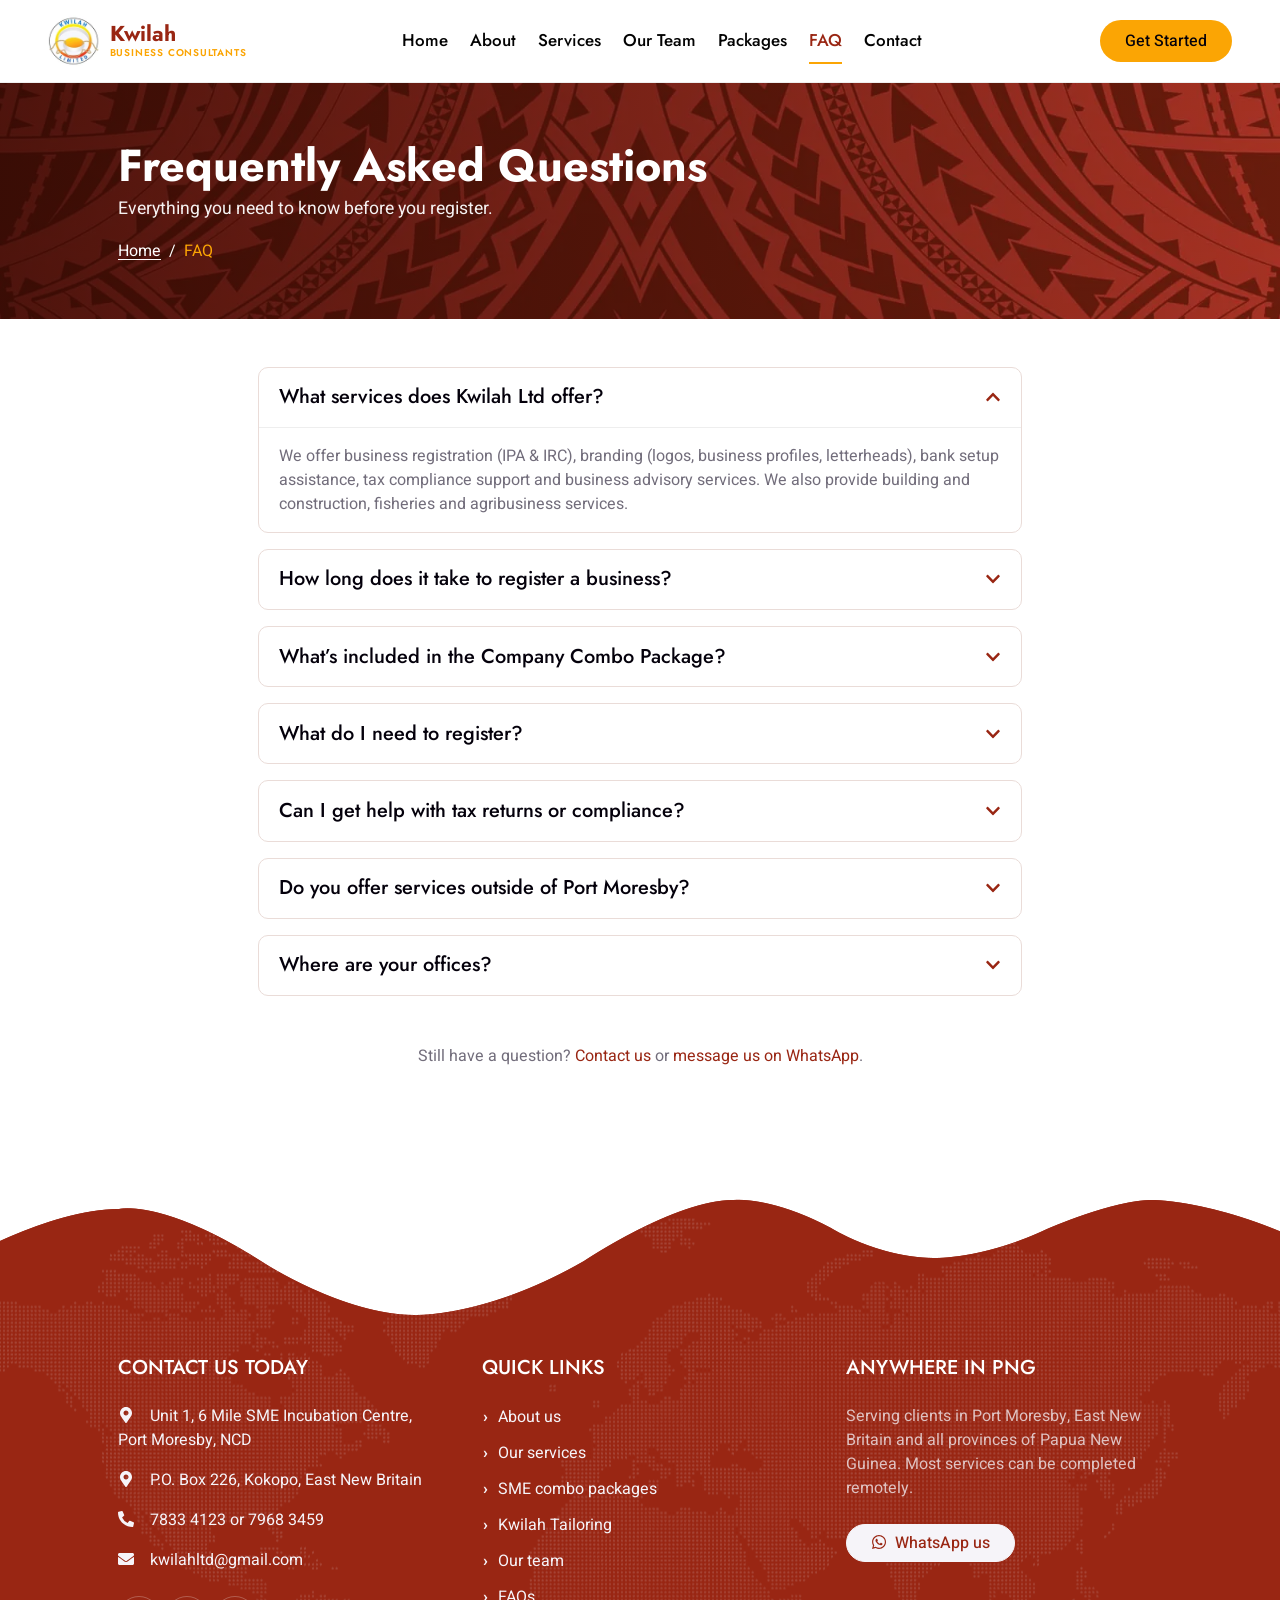
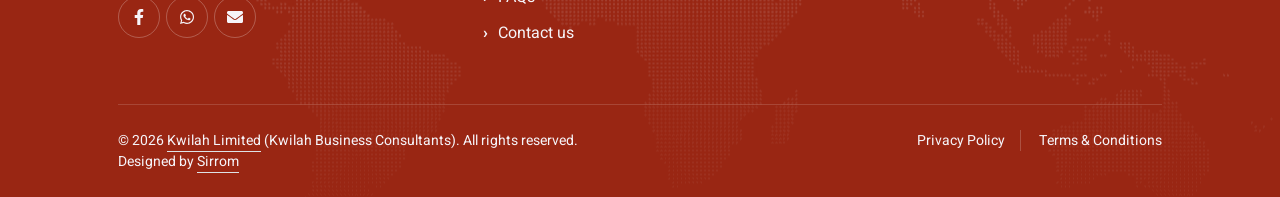
<file: faq.html>
<!DOCTYPE html>
<html lang="en">
<head>
<meta charset="utf-8">
<meta name="viewport" content="width=device-width, initial-scale=1">
<title>Business Registration FAQs | Kwilah PNG</title>
<meta name="description" content="How long IPA &amp; IRC registration takes in PNG, what the K850 and K550 packages include, documents you need, and service outside Port Moresby.">
<meta name="robots" content="index, follow, max-image-preview:large">
<link rel="canonical" href="https://kwilahltd.com/faq.html">
<meta name="theme-color" content="#992613">
<meta property="og:type" content="website">
<meta property="og:site_name" content="Kwilah Business Consultants">
<meta property="og:title" content="Business Registration FAQs | Kwilah PNG">
<meta property="og:description" content="How long IPA &amp; IRC registration takes in PNG, what the K850 and K550 packages include, documents you need, and service outside Port Moresby.">
<meta property="og:url" content="https://kwilahltd.com/faq.html">
<meta property="og:image" content="https://kwilahltd.com/img/og-image.jpg">
<meta property="og:image:width" content="1200">
<meta property="og:image:height" content="630">
<meta property="og:image:alt" content="Kwilah Business Consultants team outside their office">
<meta name="twitter:card" content="summary_large_image">
<meta name="geo.region" content="PG">
<link rel="icon" href="favicon.ico" sizes="any">
<link rel="icon" type="image/png" sizes="32x32" href="img/favicon-32.png">
<link rel="apple-touch-icon" href="img/apple-touch-icon.png">
<link rel="manifest" href="site.webmanifest">
<link rel="preconnect" href="https://fonts.googleapis.com">
<link rel="preconnect" href="https://fonts.gstatic.com" crossorigin>
<link rel="stylesheet" href="https://fonts.googleapis.com/css2?family=Heebo:wght@400;500&family=Jost:wght@500;600;700&display=swap">
<link rel="stylesheet" href="css/site.min.css?v=20260930">
<script>document.documentElement.classList.add('js')</script>
<script src="js/site.js?v=20260930" defer></script>
<script type="application/ld+json">{"@context":"https://schema.org","@type":"ProfessionalService","@id":"https://kwilahltd.com/#business","name":"Kwilah Limited","alternateName":"Kwilah Business Consultants","url":"https://kwilahltd.com/","logo":"https://kwilahltd.com/img/icon-512.png","image":"https://kwilahltd.com/img/og-image.jpg","description":"PNG-owned business consultancy offering IPA business and company registration, IRC TIN, tax compliance, logo design, business profiles, letterheads and bank letters for SMEs across Papua New Guinea.","telephone":"+675 7833 4123","email":"kwilahltd@gmail.com","priceRange":"K550 - K850","currenciesAccepted":"PGK","address":[{"@type":"PostalAddress","streetAddress":"Unit 1, 6 Mile SME Incubation Centre","addressLocality":"Port Moresby","addressRegion":"National Capital District","addressCountry":"PG"},{"@type":"PostalAddress","postOfficeBoxNumber":"226","addressLocality":"Kokopo","addressRegion":"East New Britain","addressCountry":"PG"}],"geo":{"@type":"GeoCoordinates","latitude":-9.45345,"longitude":147.20984},"areaServed":{"@type":"Country","name":"Papua New Guinea"},"founder":{"@type":"Person","name":"Don David"},"sameAs":["https://www.facebook.com/profile.php?id=61574159249148"],"hasOfferCatalog":{"@type":"OfferCatalog","name":"SME Combo Packages","itemListElement":[{"@type":"Offer","name":"Company Combo Package","price":"850","priceCurrency":"PGK","description":"IPA certificate & extract, IRC TIN, company profile, custom logo, letterhead design and bank letter."},{"@type":"Offer","name":"Business Name Combo Package","price":"550","priceCurrency":"PGK","description":"IPA certificate & extract, IRC TIN, business profile, custom logo, letterhead design and bank letter."}]}}</script>
<script type="application/ld+json">{"@context":"https://schema.org","@type":"BreadcrumbList","itemListElement":[{"@type":"ListItem","position":1,"name":"Home","item":"https://kwilahltd.com/"},{"@type":"ListItem","position":2,"name":"FAQ","item":"https://kwilahltd.com/faq.html"}]}</script>
<script type="application/ld+json">{"@context":"https://schema.org","@type":"FAQPage","mainEntity":[{"@type":"Question","name":"What services does Kwilah Ltd offer?","acceptedAnswer":{"@type":"Answer","text":"We offer business registration (IPA & IRC), branding (logos, business profiles, letterheads), bank setup assistance, tax compliance support and business advisory services. We also provide building and construction, fisheries and agribusiness services."}},{"@type":"Question","name":"How long does it take to register a business?","acceptedAnswer":{"@type":"Answer","text":"Registration typically takes 2–3 weeks depending on IPA and IRC processing times. We handle all submissions and follow-ups to ensure timely delivery."}},{"@type":"Question","name":"What’s included in the Company Combo Package?","acceptedAnswer":{"@type":"Answer","text":"The K850 package includes an IPA Certificate & Extract, IRC TIN, Company Profile, Custom Logo, Letterhead Design and a Bank Letter. The K550 Business Name Combo Package includes the same items with a Business Profile."}},{"@type":"Question","name":"What do I need to register?","acceptedAnswer":{"@type":"Answer","text":"For a business name you need a valid ID, a postal address and an email address. For a company you also need the section and allotment of the business location."}},{"@type":"Question","name":"Can I get help with tax returns or compliance?","acceptedAnswer":{"@type":"Answer","text":"Yes. We assist with tax registration, compliance and advisory to ensure your business meets IRC requirements."}},{"@type":"Question","name":"Do you offer services outside of Port Moresby?","acceptedAnswer":{"@type":"Answer","text":"Absolutely. We serve clients across Papua New Guinea, including remote areas. Most services are delivered digitally or via courier."}},{"@type":"Question","name":"Where are your offices?","acceptedAnswer":{"@type":"Answer","text":"Our Port Moresby office is at Unit 1, 6 Mile SME Incubation Centre, NCD. In East New Britain you can reach us at P.O. Box 226, Kokopo. Call 7833 4123 or 7968 3459."}}]}</script>
</head>
<body>
<a class="skip-link" href="#main">Skip to content</a>
<div class="container-xxl bg-white p-0">
<nav class="navbar navbar-expand-lg navbar-light px-3 px-lg-5 py-2 py-lg-0" id="mainNav" aria-label="Main">
<a href="index.html" class="navbar-brand p-0 d-flex align-items-center">
<img src="img/logo-kwilah.webp" width="60" height="60" alt="Kwilah Limited logo">
<span class="brand-text">Kwilah<small>Business Consultants</small></span>
</a>
<button class="navbar-toggler" type="button" aria-controls="navbarCollapse" aria-expanded="false" aria-label="Toggle menu"><svg class="ic" aria-hidden="true" focusable="false"><use href="img/icons.svg#bars"></use></svg></button>
<div class="collapse navbar-collapse" id="navbarCollapse">
<div class="navbar-nav mx-auto py-0">
<a href="index.html" class="nav-item nav-link">Home</a>
<a href="about.html" class="nav-item nav-link">About</a>
<a href="service.html" class="nav-item nav-link">Services</a>
<a href="team.html" class="nav-item nav-link">Our Team</a>
<a href="catelog.html" class="nav-item nav-link">Packages</a>
<a href="faq.html" class="nav-item nav-link active" aria-current="page">FAQ</a>
<a href="contact.html" class="nav-item nav-link">Contact</a>
</div>
<a href="contact.html" class="btn btn-cta rounded-pill py-2 px-4 ms-lg-3 mb-3 mb-lg-0">Get Started</a>
</div>
</nav>
<header class="page-header">
<div class="container px-lg-5">
<h1 class="text-white mb-1">Frequently Asked Questions</h1>
<p class="text-white mb-3 lead-sm">Everything you need to know before you register.</p>
<nav aria-label="breadcrumb">
<ol class="breadcrumb mb-0">
<li class="breadcrumb-item"><a href="index.html">Home</a></li>
<li class="breadcrumb-item active" aria-current="page">FAQ</li>
</ol>
</nav>
</div>
</header>
<main id="main" class="container-xxl py-5">
<div class="container px-lg-5 faq-wrap">
<details class="faq-item" open>
<summary><h2 class="h5 mb-0">What services does Kwilah Ltd offer?</h2><svg class="ic" aria-hidden="true" focusable="false"><use href="img/icons.svg#chevron-down"></use></svg></summary>
<p>We offer business registration (IPA &amp; IRC), branding (logos, business profiles, letterheads), bank setup assistance, tax compliance support and business advisory services. We also provide building and construction, fisheries and agribusiness services.</p>
</details>
<details class="faq-item">
<summary><h2 class="h5 mb-0">How long does it take to register a business?</h2><svg class="ic" aria-hidden="true" focusable="false"><use href="img/icons.svg#chevron-down"></use></svg></summary>
<p>Registration typically takes 2–3 weeks depending on IPA and IRC processing times. We handle all submissions and follow-ups to ensure timely delivery.</p>
</details>
<details class="faq-item">
<summary><h2 class="h5 mb-0">What’s included in the Company Combo Package?</h2><svg class="ic" aria-hidden="true" focusable="false"><use href="img/icons.svg#chevron-down"></use></svg></summary>
<p>The K850 package includes an IPA Certificate &amp; Extract, IRC TIN, Company Profile, Custom Logo, Letterhead Design and a Bank Letter. The K550 Business Name Combo Package includes the same items with a Business Profile.</p>
</details>
<details class="faq-item">
<summary><h2 class="h5 mb-0">What do I need to register?</h2><svg class="ic" aria-hidden="true" focusable="false"><use href="img/icons.svg#chevron-down"></use></svg></summary>
<p>For a business name you need a valid ID, a postal address and an email address. For a company you also need the section and allotment of the business location.</p>
</details>
<details class="faq-item">
<summary><h2 class="h5 mb-0">Can I get help with tax returns or compliance?</h2><svg class="ic" aria-hidden="true" focusable="false"><use href="img/icons.svg#chevron-down"></use></svg></summary>
<p>Yes. We assist with tax registration, compliance and advisory to ensure your business meets IRC requirements.</p>
</details>
<details class="faq-item">
<summary><h2 class="h5 mb-0">Do you offer services outside of Port Moresby?</h2><svg class="ic" aria-hidden="true" focusable="false"><use href="img/icons.svg#chevron-down"></use></svg></summary>
<p>Absolutely. We serve clients across Papua New Guinea, including remote areas. Most services are delivered digitally or via courier.</p>
</details>
<details class="faq-item">
<summary><h2 class="h5 mb-0">Where are your offices?</h2><svg class="ic" aria-hidden="true" focusable="false"><use href="img/icons.svg#chevron-down"></use></svg></summary>
<p>Our Port Moresby office is at Unit 1, 6 Mile SME Incubation Centre, NCD. In East New Britain you can reach us at P.O. Box 226, Kokopo. Call 7833 4123 or 7968 3459.</p>
</details>
<p class="mt-5 text-center">Still have a question? <a href="contact.html">Contact us</a> or <a href="https://wa.me/67578334123" target="_blank" rel="noopener">message us on WhatsApp</a>.</p>
</div>
</main>

<footer class="container-fluid bg-primary text-light footer">
<div class="container py-5 px-lg-5">
<div class="row g-4 g-lg-5">
<div class="col-md-6 col-lg-4">
<h2 class="section-title text-white h5 mb-4">Contact us today<span></span></h2>
<p><svg class="ic me-3" aria-hidden="true" focusable="false"><use href="img/icons.svg#map-marker-alt"></use></svg>Unit 1, 6 Mile SME Incubation Centre, Port Moresby, NCD</p>
<p><svg class="ic me-3" aria-hidden="true" focusable="false"><use href="img/icons.svg#map-marker-alt"></use></svg>P.O. Box 226, Kokopo, East New Britain</p>
<p><svg class="ic me-3" aria-hidden="true" focusable="false"><use href="img/icons.svg#phone-alt"></use></svg><a href="tel:+67578334123">7833 4123</a> or <a href="tel:+67579683459">7968 3459</a></p>
<p><svg class="ic me-3" aria-hidden="true" focusable="false"><use href="img/icons.svg#envelope"></use></svg><a href="mailto:kwilahltd@gmail.com">kwilahltd@gmail.com</a></p>
<div class="d-flex pt-2">
<a class="btn btn-outline-light btn-social" href="https://www.facebook.com/profile.php?id=61574159249148" target="_blank" rel="noopener" aria-label="Kwilah on Facebook"><svg class="ic" aria-hidden="true" focusable="false"><use href="img/icons.svg#facebook-f"></use></svg></a>
<a class="btn btn-outline-light btn-social" href="https://wa.me/67578334123" target="_blank" rel="noopener" aria-label="Chat with Kwilah on WhatsApp"><svg class="ic" aria-hidden="true" focusable="false"><use href="img/icons.svg#whatsapp"></use></svg></a>
<a class="btn btn-outline-light btn-social" href="mailto:kwilahltd@gmail.com" aria-label="Email Kwilah"><svg class="ic" aria-hidden="true" focusable="false"><use href="img/icons.svg#envelope"></use></svg></a>
</div>
</div>
<div class="col-md-6 col-lg-4">
<h2 class="section-title text-white h5 mb-4">Quick links<span></span></h2>
<a class="btn btn-link" href="about.html">About us</a>
<a class="btn btn-link" href="service.html">Our services</a>
<a class="btn btn-link" href="catelog.html">SME combo packages</a>
<a class="btn btn-link" href="index.html#tailoring">Kwilah Tailoring</a>
<a class="btn btn-link" href="team.html">Our team</a>
<a class="btn btn-link" href="faq.html">FAQs</a>
<a class="btn btn-link" href="contact.html">Contact us</a>
</div>
<div class="col-md-12 col-lg-4">
<h2 class="section-title text-white h5 mb-4">Anywhere in PNG<span></span></h2>
<p class="opacity-75">Serving clients in Port Moresby, East New Britain and all provinces of Papua New Guinea. Most services can be completed remotely.</p>
<a class="btn btn-light rounded-pill px-4 mt-2" href="https://wa.me/67578334123" target="_blank" rel="noopener"><svg class="ic me-2" aria-hidden="true" focusable="false"><use href="img/icons.svg#whatsapp"></use></svg>WhatsApp us</a>
</div>
</div>
</div>
<div class="container px-lg-5">
<div class="copyright">
<div class="row">
<div class="col-md-6 text-center text-md-start mb-3 mb-md-0">
&copy; <span data-year>2025</span> <a class="border-bottom" href="index.html">Kwilah Limited</a> (Kwilah Business Consultants). All rights reserved.
Designed by <a class="border-bottom" href="https://nathanpyamis.github.io/sirrom.github.io" rel="noopener">Sirrom</a>
</div>
<div class="col-md-6 text-center text-md-end">
<div class="footer-menu">
<a href="privacy.html">Privacy Policy</a>
<a href="terms.html">Terms &amp; Conditions</a>
</div>
</div>
</div>
</div>
</div>
</footer>
<a href="#" class="btn btn-lg btn-secondary btn-lg-square back-to-top" aria-label="Back to top"><svg class="ic" aria-hidden="true" focusable="false"><use href="img/icons.svg#arrow-up"></use></svg></a>
</div>
</body>
</html>
</file>
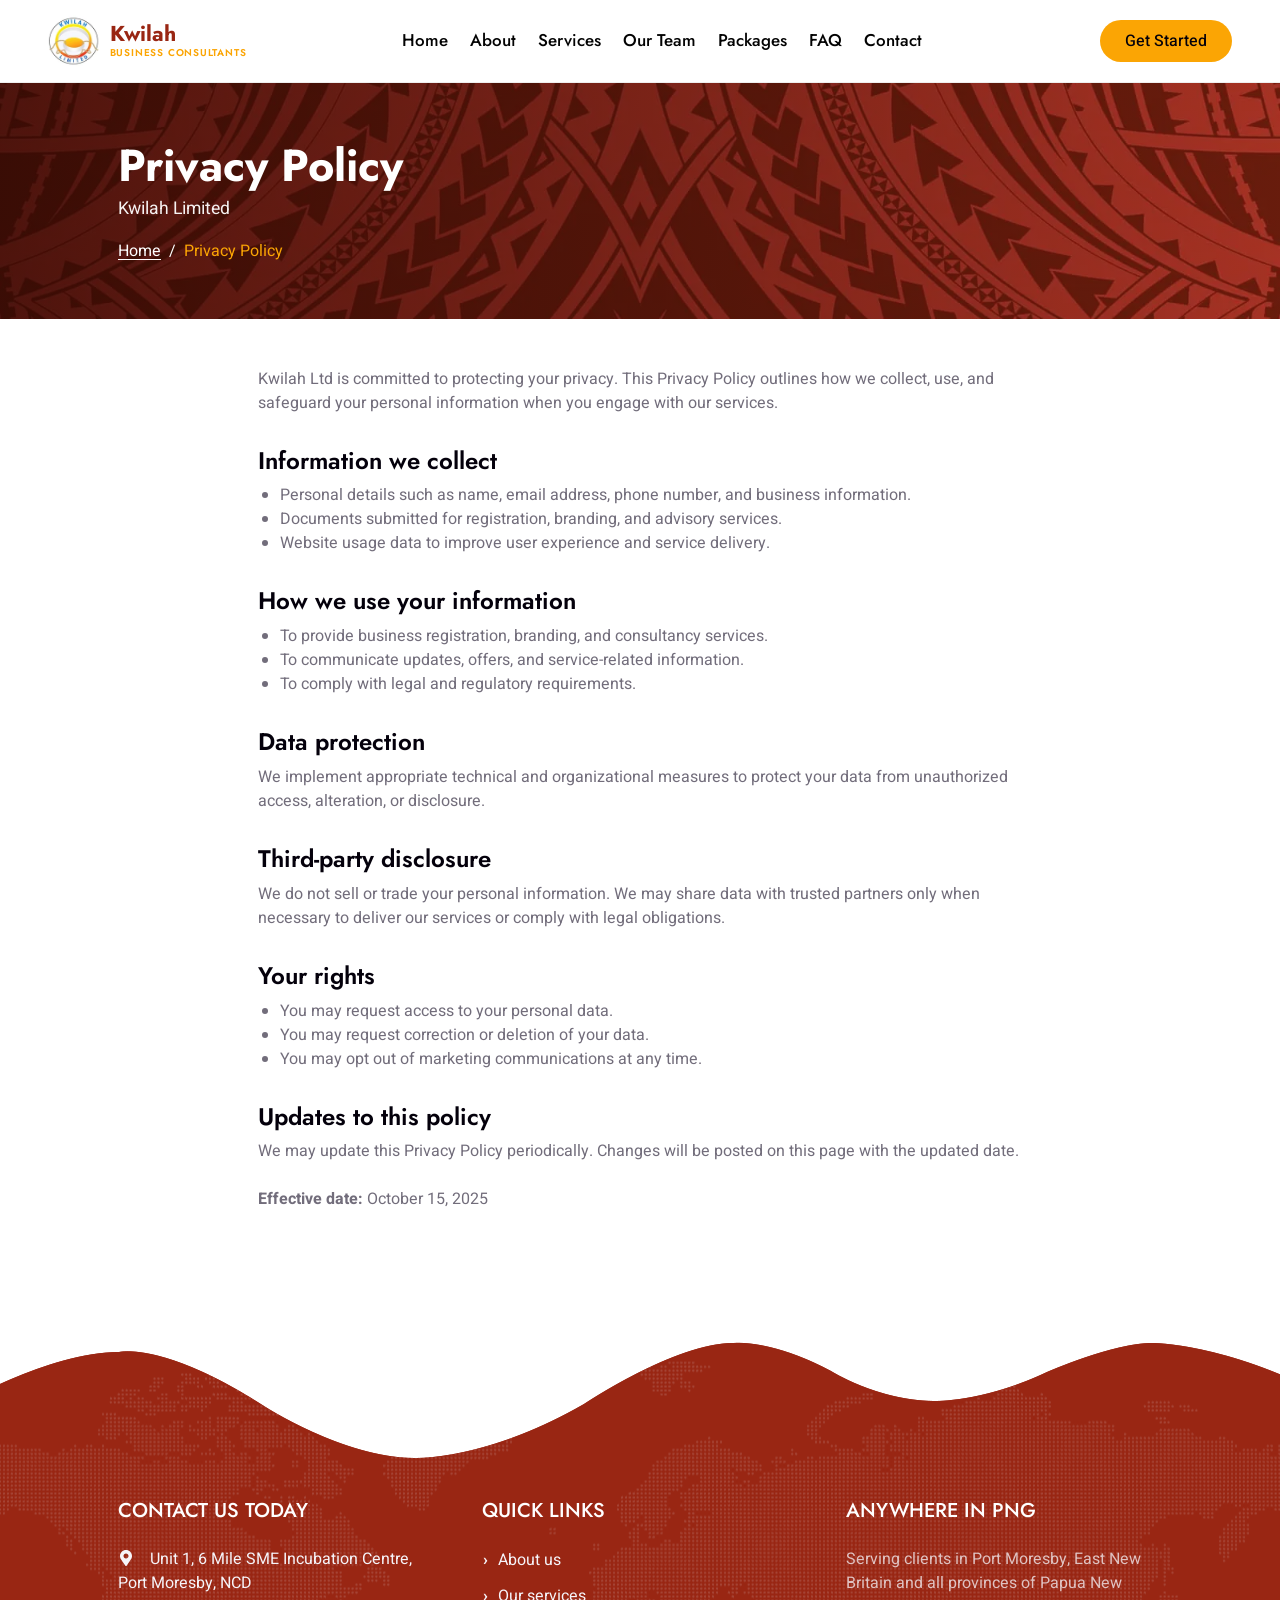
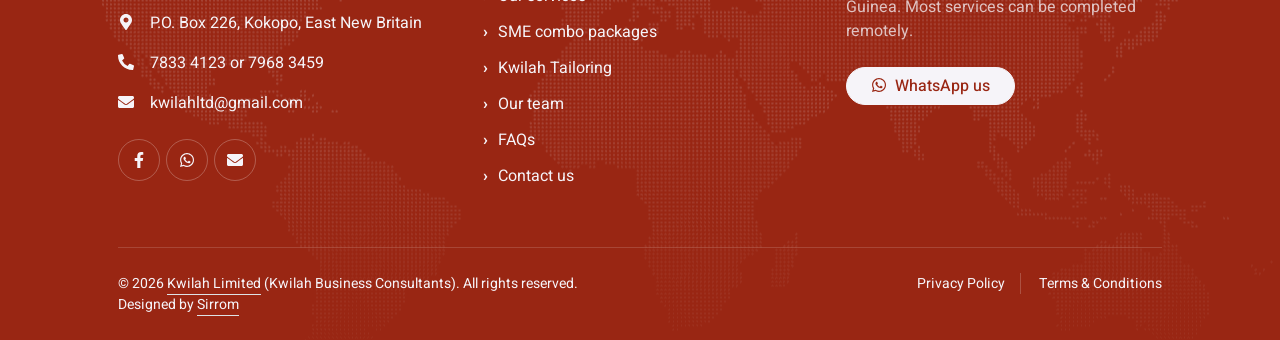
<file: privacy.html>
<!DOCTYPE html>
<html lang="en">
<head>
<meta charset="utf-8">
<meta name="viewport" content="width=device-width, initial-scale=1">
<title>Privacy Policy | Kwilah Ltd</title>
<meta name="description" content="How Kwilah Ltd collects, uses and protects the personal and business information you share when using our registration, branding and consultancy services.">
<meta name="robots" content="index, follow, max-image-preview:large">
<link rel="canonical" href="https://kwilahltd.com/privacy.html">
<meta name="theme-color" content="#992613">
<meta property="og:type" content="website">
<meta property="og:site_name" content="Kwilah Business Consultants">
<meta property="og:title" content="Privacy Policy | Kwilah Ltd">
<meta property="og:description" content="How Kwilah Ltd collects, uses and protects the personal and business information you share when using our registration, branding and consultancy services.">
<meta property="og:url" content="https://kwilahltd.com/privacy.html">
<meta property="og:image" content="https://kwilahltd.com/img/og-image.jpg">
<meta property="og:image:width" content="1200">
<meta property="og:image:height" content="630">
<meta property="og:image:alt" content="Kwilah Business Consultants team outside their office">
<meta name="twitter:card" content="summary_large_image">
<meta name="geo.region" content="PG">
<link rel="icon" href="favicon.ico" sizes="any">
<link rel="icon" type="image/png" sizes="32x32" href="img/favicon-32.png">
<link rel="apple-touch-icon" href="img/apple-touch-icon.png">
<link rel="manifest" href="site.webmanifest">
<link rel="preconnect" href="https://fonts.googleapis.com">
<link rel="preconnect" href="https://fonts.gstatic.com" crossorigin>
<link rel="stylesheet" href="https://fonts.googleapis.com/css2?family=Heebo:wght@400;500&family=Jost:wght@500;600;700&display=swap">
<link rel="stylesheet" href="css/site.min.css?v=20260930">
<script>document.documentElement.classList.add('js')</script>
<script src="js/site.js?v=20260930" defer></script>
<script type="application/ld+json">{"@context":"https://schema.org","@type":"ProfessionalService","@id":"https://kwilahltd.com/#business","name":"Kwilah Limited","alternateName":"Kwilah Business Consultants","url":"https://kwilahltd.com/","logo":"https://kwilahltd.com/img/icon-512.png","image":"https://kwilahltd.com/img/og-image.jpg","description":"PNG-owned business consultancy offering IPA business and company registration, IRC TIN, tax compliance, logo design, business profiles, letterheads and bank letters for SMEs across Papua New Guinea.","telephone":"+675 7833 4123","email":"kwilahltd@gmail.com","priceRange":"K550 - K850","currenciesAccepted":"PGK","address":[{"@type":"PostalAddress","streetAddress":"Unit 1, 6 Mile SME Incubation Centre","addressLocality":"Port Moresby","addressRegion":"National Capital District","addressCountry":"PG"},{"@type":"PostalAddress","postOfficeBoxNumber":"226","addressLocality":"Kokopo","addressRegion":"East New Britain","addressCountry":"PG"}],"geo":{"@type":"GeoCoordinates","latitude":-9.45345,"longitude":147.20984},"areaServed":{"@type":"Country","name":"Papua New Guinea"},"founder":{"@type":"Person","name":"Don David"},"sameAs":["https://www.facebook.com/profile.php?id=61574159249148"],"hasOfferCatalog":{"@type":"OfferCatalog","name":"SME Combo Packages","itemListElement":[{"@type":"Offer","name":"Company Combo Package","price":"850","priceCurrency":"PGK","description":"IPA certificate & extract, IRC TIN, company profile, custom logo, letterhead design and bank letter."},{"@type":"Offer","name":"Business Name Combo Package","price":"550","priceCurrency":"PGK","description":"IPA certificate & extract, IRC TIN, business profile, custom logo, letterhead design and bank letter."}]}}</script>
<script type="application/ld+json">{"@context":"https://schema.org","@type":"BreadcrumbList","itemListElement":[{"@type":"ListItem","position":1,"name":"Home","item":"https://kwilahltd.com/"},{"@type":"ListItem","position":2,"name":"Privacy Policy","item":"https://kwilahltd.com/privacy.html"}]}</script>
</head>
<body>
<a class="skip-link" href="#main">Skip to content</a>
<div class="container-xxl bg-white p-0">
<nav class="navbar navbar-expand-lg navbar-light px-3 px-lg-5 py-2 py-lg-0" id="mainNav" aria-label="Main">
<a href="index.html" class="navbar-brand p-0 d-flex align-items-center">
<img src="img/logo-kwilah.webp" width="60" height="60" alt="Kwilah Limited logo">
<span class="brand-text">Kwilah<small>Business Consultants</small></span>
</a>
<button class="navbar-toggler" type="button" aria-controls="navbarCollapse" aria-expanded="false" aria-label="Toggle menu"><svg class="ic" aria-hidden="true" focusable="false"><use href="img/icons.svg#bars"></use></svg></button>
<div class="collapse navbar-collapse" id="navbarCollapse">
<div class="navbar-nav mx-auto py-0">
<a href="index.html" class="nav-item nav-link">Home</a>
<a href="about.html" class="nav-item nav-link">About</a>
<a href="service.html" class="nav-item nav-link">Services</a>
<a href="team.html" class="nav-item nav-link">Our Team</a>
<a href="catelog.html" class="nav-item nav-link">Packages</a>
<a href="faq.html" class="nav-item nav-link">FAQ</a>
<a href="contact.html" class="nav-item nav-link">Contact</a>
</div>
<a href="contact.html" class="btn btn-cta rounded-pill py-2 px-4 ms-lg-3 mb-3 mb-lg-0">Get Started</a>
</div>
</nav>
<header class="page-header">
<div class="container px-lg-5">
<h1 class="text-white mb-1">Privacy Policy</h1>
<p class="text-white mb-3 lead-sm">Kwilah Limited</p>
<nav aria-label="breadcrumb">
<ol class="breadcrumb mb-0">
<li class="breadcrumb-item"><a href="index.html">Home</a></li>
<li class="breadcrumb-item active" aria-current="page">Privacy Policy</li>
</ol>
</nav>
</div>
</header>
<main id="main" class="container-xxl py-5">
<div class="container px-lg-5 legal">

<p>Kwilah Ltd is committed to protecting your privacy. This Privacy Policy outlines how we collect, use, and safeguard your personal information when you engage with our services.</p>
<h2 class="h4">Information we collect</h2>
<ul>
<li>Personal details such as name, email address, phone number, and business information.</li>
<li>Documents submitted for registration, branding, and advisory services.</li>
<li>Website usage data to improve user experience and service delivery.</li>
</ul>
<h2 class="h4">How we use your information</h2>
<ul>
<li>To provide business registration, branding, and consultancy services.</li>
<li>To communicate updates, offers, and service-related information.</li>
<li>To comply with legal and regulatory requirements.</li>
</ul>
<h2 class="h4">Data protection</h2>
<p>We implement appropriate technical and organizational measures to protect your data from unauthorized access, alteration, or disclosure.</p>
<h2 class="h4">Third-party disclosure</h2>
<p>We do not sell or trade your personal information. We may share data with trusted partners only when necessary to deliver our services or comply with legal obligations.</p>
<h2 class="h4">Your rights</h2>
<ul>
<li>You may request access to your personal data.</li>
<li>You may request correction or deletion of your data.</li>
<li>You may opt out of marketing communications at any time.</li>
</ul>
<h2 class="h4">Updates to this policy</h2>
<p>We may update this Privacy Policy periodically. Changes will be posted on this page with the updated date.</p>
<p class="mt-4"><strong>Effective date:</strong> October 15, 2025</p>
</div>
</main>

<footer class="container-fluid bg-primary text-light footer">
<div class="container py-5 px-lg-5">
<div class="row g-4 g-lg-5">
<div class="col-md-6 col-lg-4">
<h2 class="section-title text-white h5 mb-4">Contact us today<span></span></h2>
<p><svg class="ic me-3" aria-hidden="true" focusable="false"><use href="img/icons.svg#map-marker-alt"></use></svg>Unit 1, 6 Mile SME Incubation Centre, Port Moresby, NCD</p>
<p><svg class="ic me-3" aria-hidden="true" focusable="false"><use href="img/icons.svg#map-marker-alt"></use></svg>P.O. Box 226, Kokopo, East New Britain</p>
<p><svg class="ic me-3" aria-hidden="true" focusable="false"><use href="img/icons.svg#phone-alt"></use></svg><a href="tel:+67578334123">7833 4123</a> or <a href="tel:+67579683459">7968 3459</a></p>
<p><svg class="ic me-3" aria-hidden="true" focusable="false"><use href="img/icons.svg#envelope"></use></svg><a href="mailto:kwilahltd@gmail.com">kwilahltd@gmail.com</a></p>
<div class="d-flex pt-2">
<a class="btn btn-outline-light btn-social" href="https://www.facebook.com/profile.php?id=61574159249148" target="_blank" rel="noopener" aria-label="Kwilah on Facebook"><svg class="ic" aria-hidden="true" focusable="false"><use href="img/icons.svg#facebook-f"></use></svg></a>
<a class="btn btn-outline-light btn-social" href="https://wa.me/67578334123" target="_blank" rel="noopener" aria-label="Chat with Kwilah on WhatsApp"><svg class="ic" aria-hidden="true" focusable="false"><use href="img/icons.svg#whatsapp"></use></svg></a>
<a class="btn btn-outline-light btn-social" href="mailto:kwilahltd@gmail.com" aria-label="Email Kwilah"><svg class="ic" aria-hidden="true" focusable="false"><use href="img/icons.svg#envelope"></use></svg></a>
</div>
</div>
<div class="col-md-6 col-lg-4">
<h2 class="section-title text-white h5 mb-4">Quick links<span></span></h2>
<a class="btn btn-link" href="about.html">About us</a>
<a class="btn btn-link" href="service.html">Our services</a>
<a class="btn btn-link" href="catelog.html">SME combo packages</a>
<a class="btn btn-link" href="index.html#tailoring">Kwilah Tailoring</a>
<a class="btn btn-link" href="team.html">Our team</a>
<a class="btn btn-link" href="faq.html">FAQs</a>
<a class="btn btn-link" href="contact.html">Contact us</a>
</div>
<div class="col-md-12 col-lg-4">
<h2 class="section-title text-white h5 mb-4">Anywhere in PNG<span></span></h2>
<p class="opacity-75">Serving clients in Port Moresby, East New Britain and all provinces of Papua New Guinea. Most services can be completed remotely.</p>
<a class="btn btn-light rounded-pill px-4 mt-2" href="https://wa.me/67578334123" target="_blank" rel="noopener"><svg class="ic me-2" aria-hidden="true" focusable="false"><use href="img/icons.svg#whatsapp"></use></svg>WhatsApp us</a>
</div>
</div>
</div>
<div class="container px-lg-5">
<div class="copyright">
<div class="row">
<div class="col-md-6 text-center text-md-start mb-3 mb-md-0">
&copy; <span data-year>2025</span> <a class="border-bottom" href="index.html">Kwilah Limited</a> (Kwilah Business Consultants). All rights reserved.
Designed by <a class="border-bottom" href="https://nathanpyamis.github.io/sirrom.github.io" rel="noopener">Sirrom</a>
</div>
<div class="col-md-6 text-center text-md-end">
<div class="footer-menu">
<a href="privacy.html">Privacy Policy</a>
<a href="terms.html">Terms &amp; Conditions</a>
</div>
</div>
</div>
</div>
</div>
</footer>
<a href="#" class="btn btn-lg btn-secondary btn-lg-square back-to-top" aria-label="Back to top"><svg class="ic" aria-hidden="true" focusable="false"><use href="img/icons.svg#arrow-up"></use></svg></a>
</div>
</body>
</html>
</file>
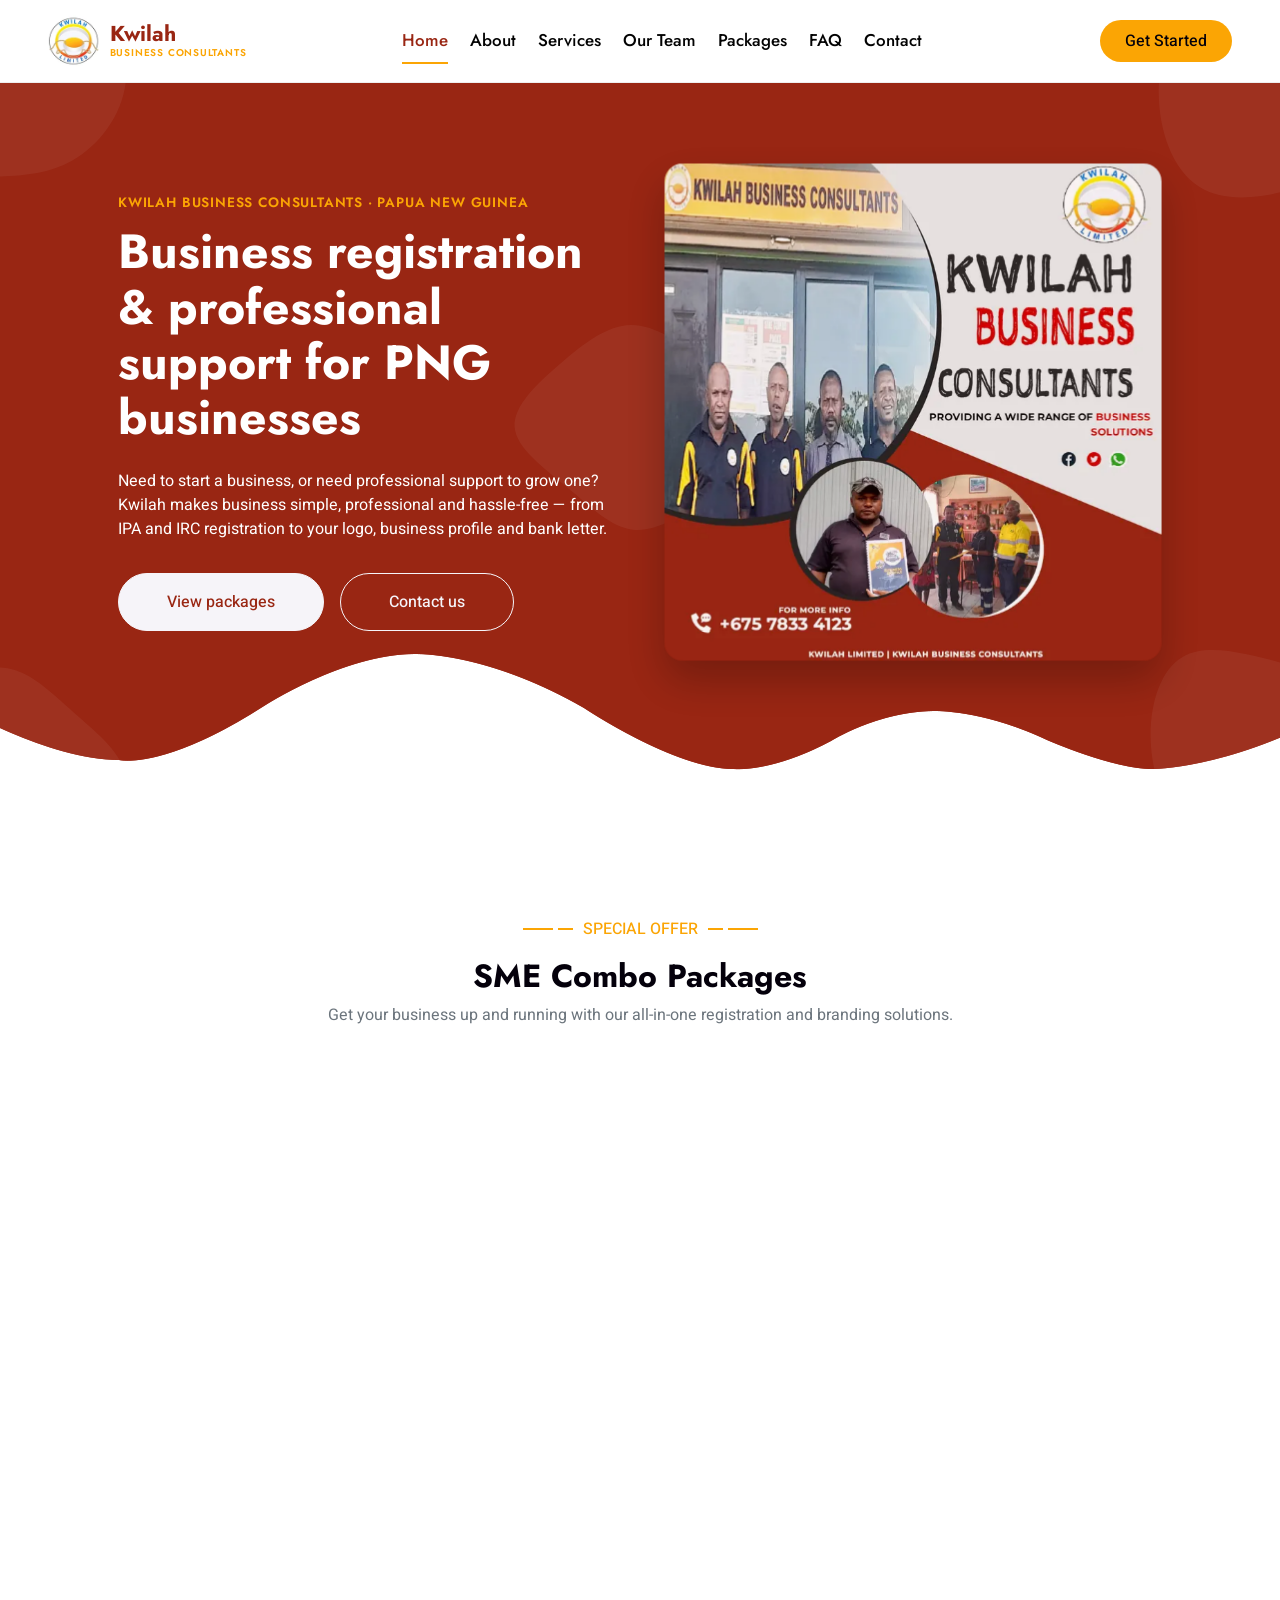
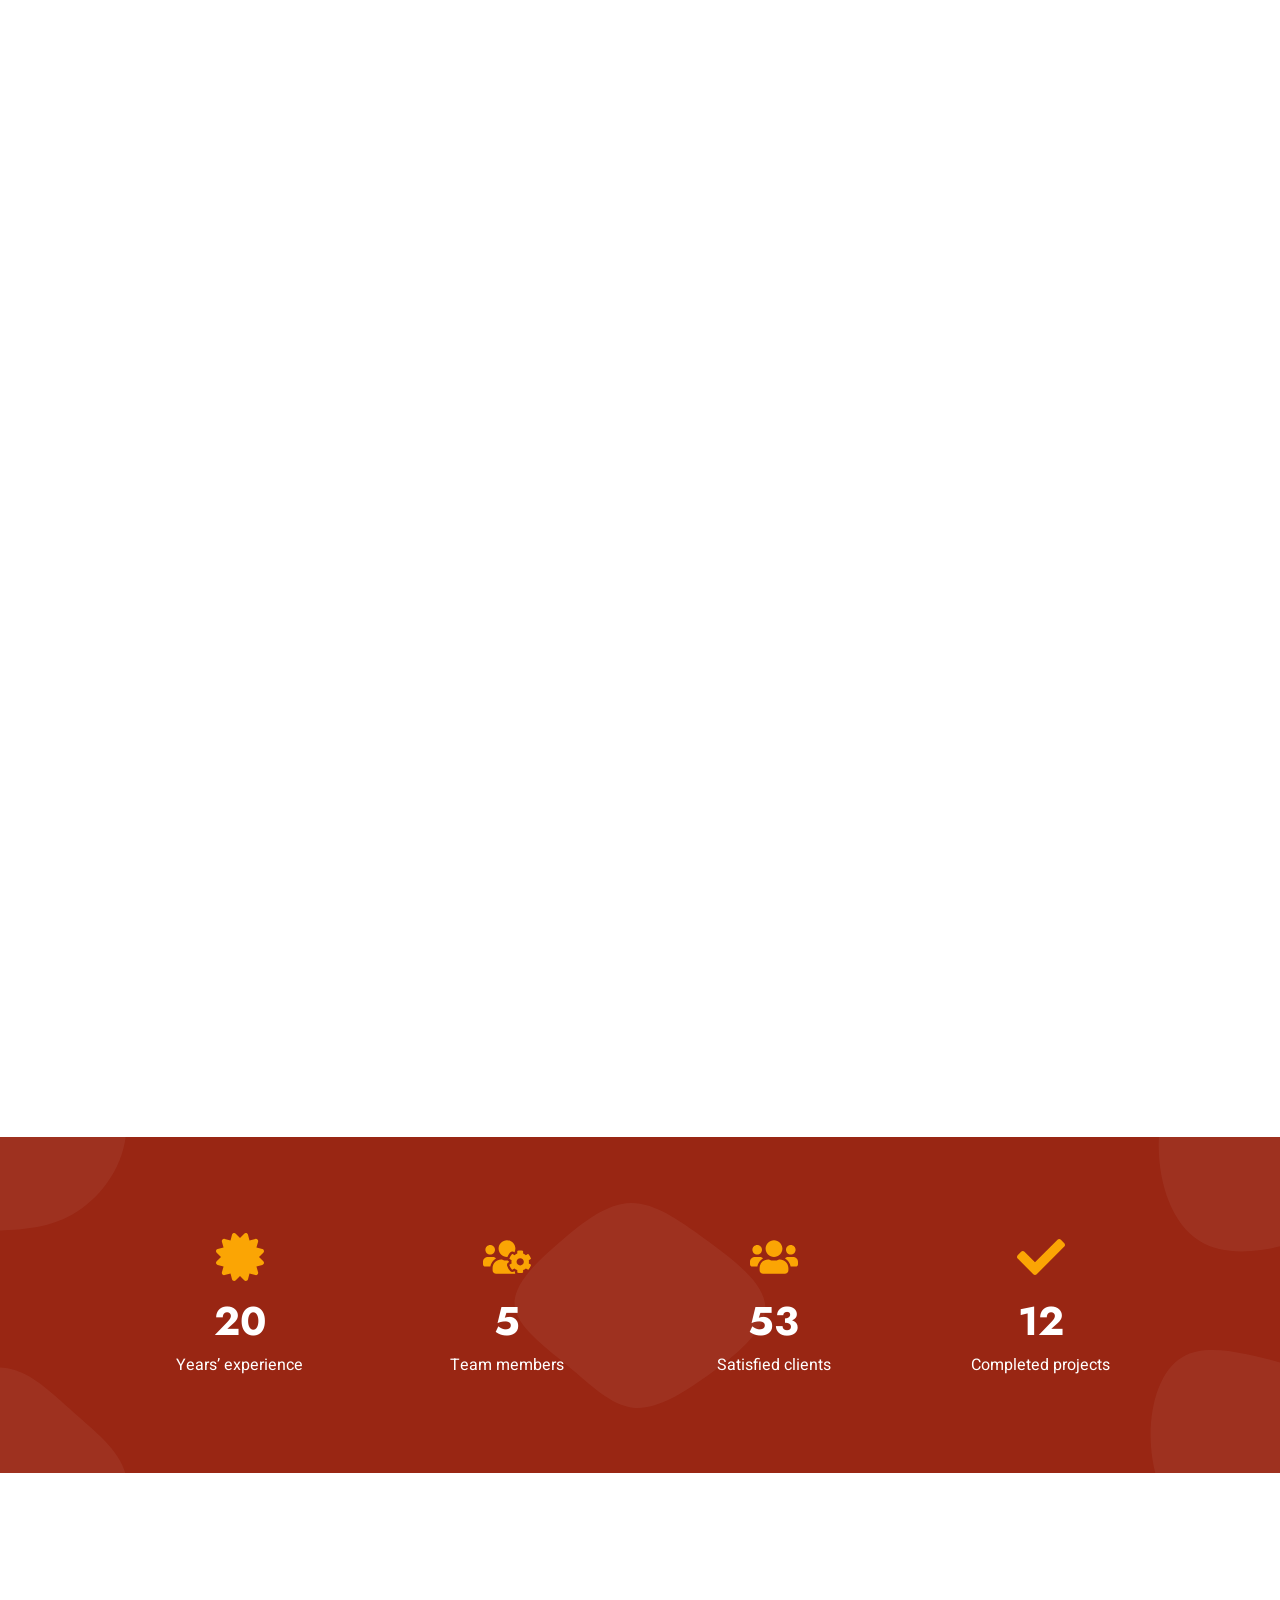
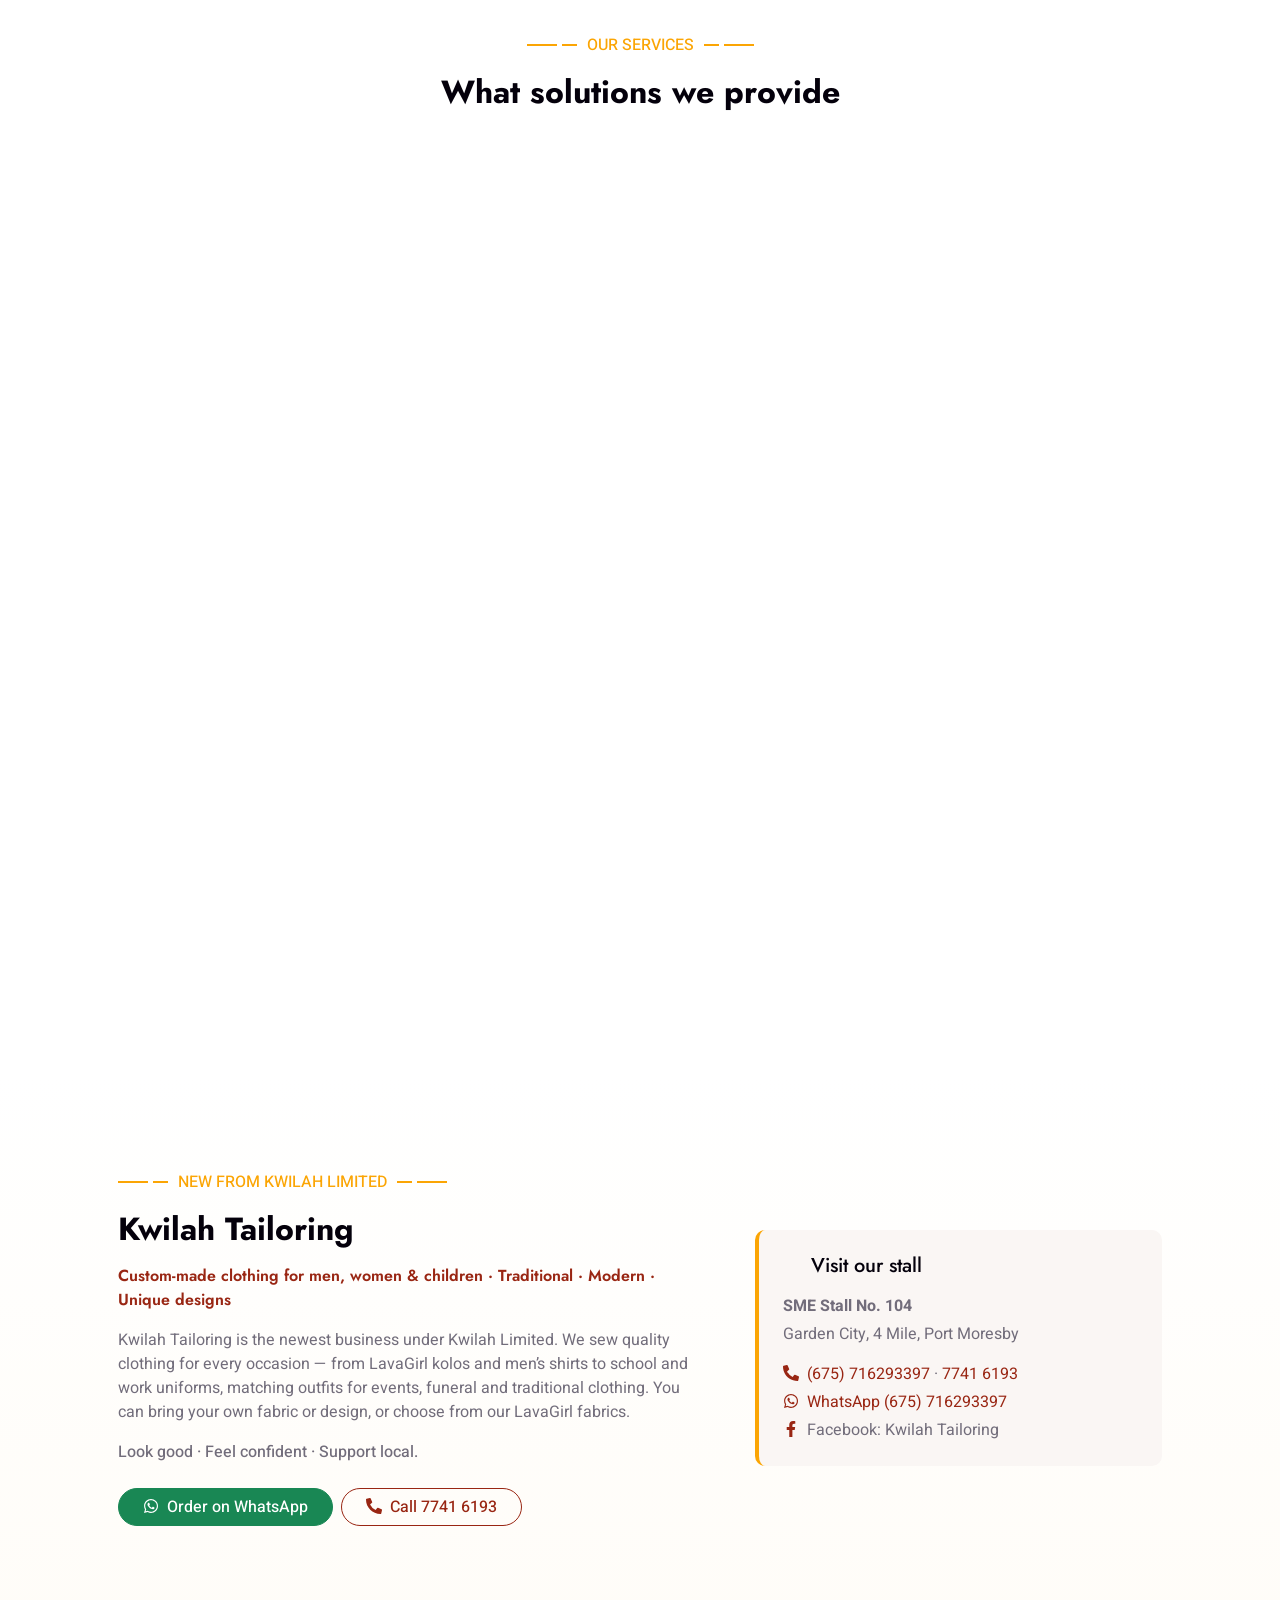
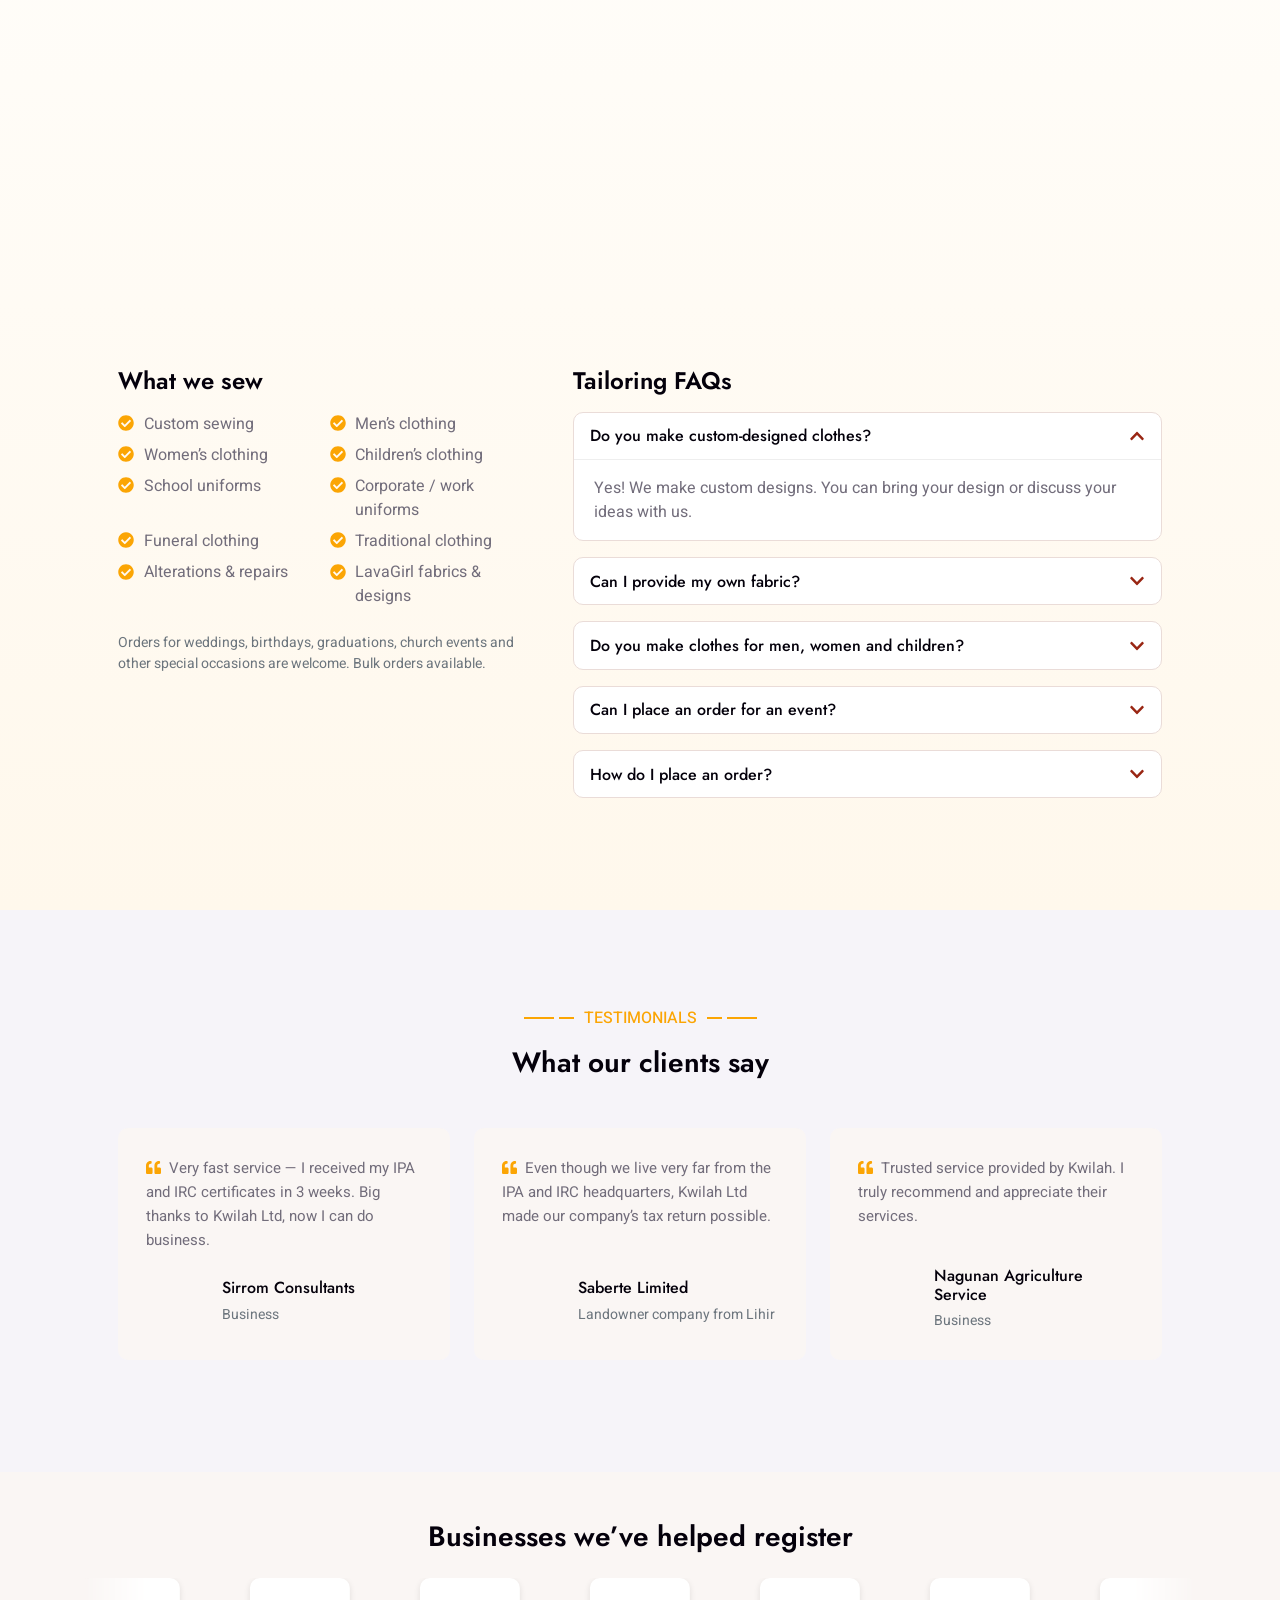
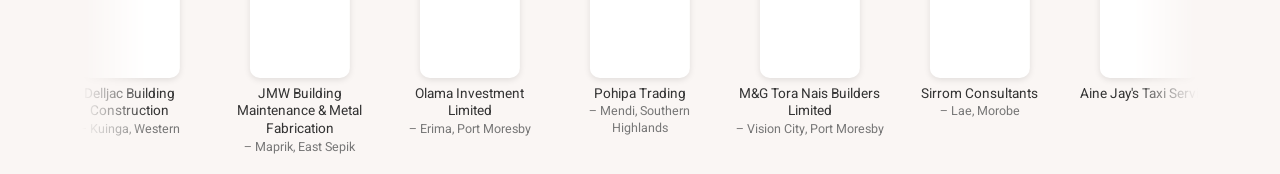
<file: project.html>
<!DOCTYPE html>
<html lang="en"><head><meta charset="utf-8"><title>Moved – Kwilah Business Consultants</title>
<meta name="robots" content="noindex, follow">
<link rel="canonical" href="https://kwilahltd.com/">
<meta http-equiv="refresh" content="0; url=index.html">
</head><body><p>This page has moved. <a href="index.html">Continue to Kwilah Business Consultants</a>.</p></body></html>
</file>
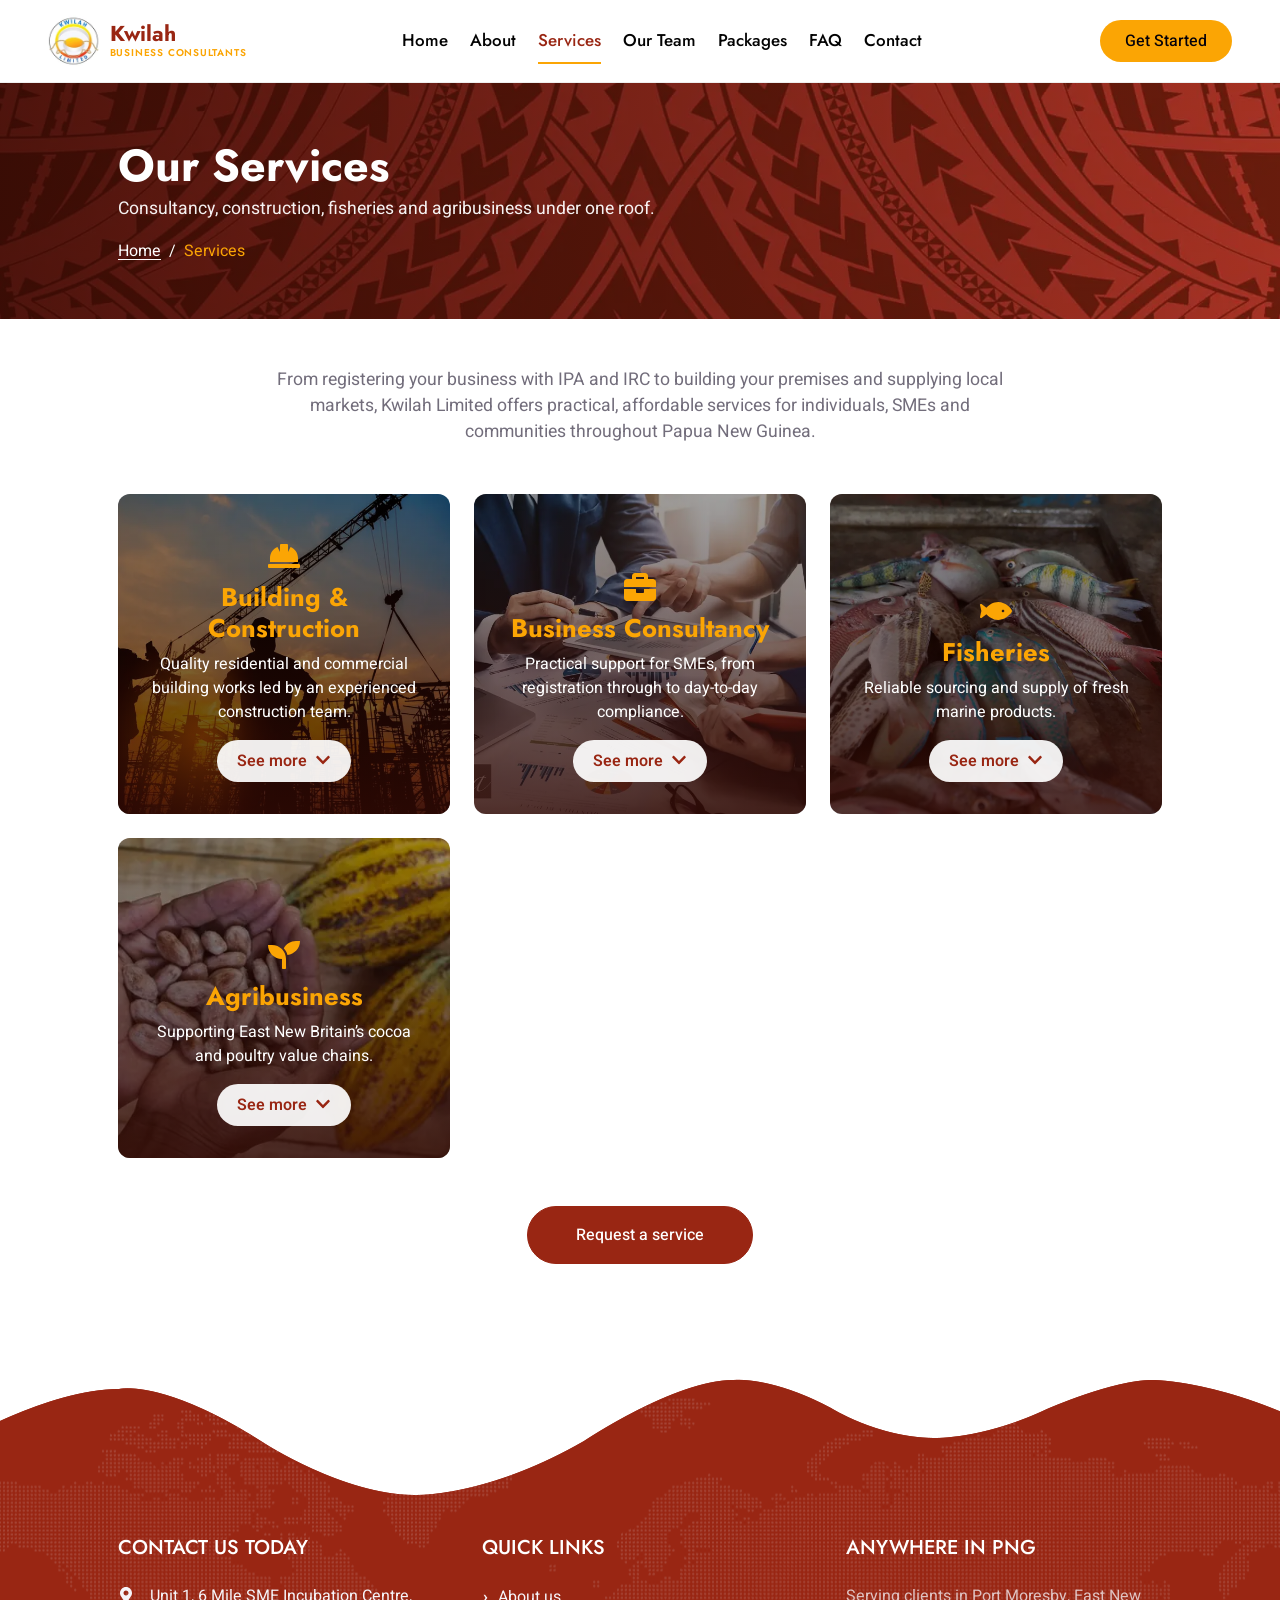
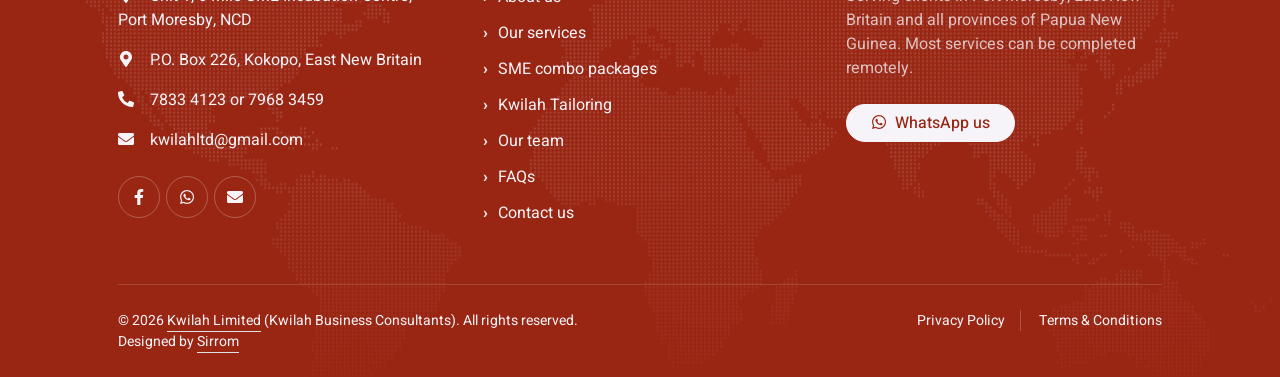
<file: service.html>
<!DOCTYPE html>
<html lang="en">
<head>
<meta charset="utf-8">
<meta name="viewport" content="width=device-width, initial-scale=1">
<title>Business Consultancy &amp; More in PNG | Kwilah Services</title>
<meta name="description" content="IPA &amp; IRC registration, branding, bookkeeping, HR and payroll, plus construction, fisheries supply and cocoa &amp; poultry agribusiness across PNG.">
<meta name="robots" content="index, follow, max-image-preview:large">
<link rel="canonical" href="https://kwilahltd.com/service.html">
<meta name="theme-color" content="#992613">
<meta property="og:type" content="website">
<meta property="og:site_name" content="Kwilah Business Consultants">
<meta property="og:title" content="Business Consultancy &amp; More in PNG | Kwilah Services">
<meta property="og:description" content="IPA &amp; IRC registration, branding, bookkeeping, HR and payroll, plus construction, fisheries supply and cocoa &amp; poultry agribusiness across PNG.">
<meta property="og:url" content="https://kwilahltd.com/service.html">
<meta property="og:image" content="https://kwilahltd.com/img/og-image.jpg">
<meta property="og:image:width" content="1200">
<meta property="og:image:height" content="630">
<meta property="og:image:alt" content="Kwilah Business Consultants team outside their office">
<meta name="twitter:card" content="summary_large_image">
<meta name="geo.region" content="PG">
<link rel="icon" href="favicon.ico" sizes="any">
<link rel="icon" type="image/png" sizes="32x32" href="img/favicon-32.png">
<link rel="apple-touch-icon" href="img/apple-touch-icon.png">
<link rel="manifest" href="site.webmanifest">
<link rel="preconnect" href="https://fonts.googleapis.com">
<link rel="preconnect" href="https://fonts.gstatic.com" crossorigin>
<link rel="stylesheet" href="https://fonts.googleapis.com/css2?family=Heebo:wght@400;500&family=Jost:wght@500;600;700&display=swap">
<link rel="stylesheet" href="css/site.min.css?v=20260930">
<script>document.documentElement.classList.add('js')</script>
<script src="js/site.js?v=20260930" defer></script>
<script type="application/ld+json">{"@context":"https://schema.org","@type":"ProfessionalService","@id":"https://kwilahltd.com/#business","name":"Kwilah Limited","alternateName":"Kwilah Business Consultants","url":"https://kwilahltd.com/","logo":"https://kwilahltd.com/img/icon-512.png","image":"https://kwilahltd.com/img/og-image.jpg","description":"PNG-owned business consultancy offering IPA business and company registration, IRC TIN, tax compliance, logo design, business profiles, letterheads and bank letters for SMEs across Papua New Guinea.","telephone":"+675 7833 4123","email":"kwilahltd@gmail.com","priceRange":"K550 - K850","currenciesAccepted":"PGK","address":[{"@type":"PostalAddress","streetAddress":"Unit 1, 6 Mile SME Incubation Centre","addressLocality":"Port Moresby","addressRegion":"National Capital District","addressCountry":"PG"},{"@type":"PostalAddress","postOfficeBoxNumber":"226","addressLocality":"Kokopo","addressRegion":"East New Britain","addressCountry":"PG"}],"geo":{"@type":"GeoCoordinates","latitude":-9.45345,"longitude":147.20984},"areaServed":{"@type":"Country","name":"Papua New Guinea"},"founder":{"@type":"Person","name":"Don David"},"sameAs":["https://www.facebook.com/profile.php?id=61574159249148"],"hasOfferCatalog":{"@type":"OfferCatalog","name":"SME Combo Packages","itemListElement":[{"@type":"Offer","name":"Company Combo Package","price":"850","priceCurrency":"PGK","description":"IPA certificate & extract, IRC TIN, company profile, custom logo, letterhead design and bank letter."},{"@type":"Offer","name":"Business Name Combo Package","price":"550","priceCurrency":"PGK","description":"IPA certificate & extract, IRC TIN, business profile, custom logo, letterhead design and bank letter."}]}}</script>
<script type="application/ld+json">{"@context":"https://schema.org","@type":"BreadcrumbList","itemListElement":[{"@type":"ListItem","position":1,"name":"Home","item":"https://kwilahltd.com/"},{"@type":"ListItem","position":2,"name":"Services","item":"https://kwilahltd.com/service.html"}]}</script>
<script type="application/ld+json">{"@context":"https://schema.org","@type":"Service","name":"Building & Construction","serviceType":"Building & Construction","description":"Quality residential and commercial building works led by an experienced construction team. New residential & commercial buildings; Renovation and maintenance works; Minor civil works","provider":{"@id":"https://kwilahltd.com/#business"},"areaServed":{"@type":"Country","name":"Papua New Guinea"}}</script>
<script type="application/ld+json">{"@context":"https://schema.org","@type":"Service","name":"Business Consultancy","serviceType":"Business Consultancy","description":"Practical support for SMEs, from registration through to day-to-day compliance. SME startup advisory; Business registration & compliance (IPA & IRC); Branding, marketing & logo design; Bookkeeping & accounting; Business proposals & project management; HR services & payroll setup; District & ward development planning; Auditing & risk management","provider":{"@id":"https://kwilahltd.com/#business"},"areaServed":{"@type":"Country","name":"Papua New Guinea"}}</script>
<script type="application/ld+json">{"@context":"https://schema.org","@type":"Service","name":"Fisheries","serviceType":"Fisheries","description":"Reliable sourcing and supply of fresh marine products. Fresh marine product sourcing; Supply to hotels, restaurants & local consumers; Cold storage & logistics coordination","provider":{"@id":"https://kwilahltd.com/#business"},"areaServed":{"@type":"Country","name":"Papua New Guinea"}}</script>
<script type="application/ld+json">{"@context":"https://schema.org","@type":"Service","name":"Agribusiness","serviceType":"Agribusiness","description":"Supporting East New Britain’s cocoa and poultry value chains. Cocoa nursery setup & operation; Wet bean buying & dried cocoa sales; Broiler poultry farming for local supply","provider":{"@id":"https://kwilahltd.com/#business"},"areaServed":{"@type":"Country","name":"Papua New Guinea"}}</script>
</head>
<body>
<a class="skip-link" href="#main">Skip to content</a>
<div class="container-xxl bg-white p-0">
<nav class="navbar navbar-expand-lg navbar-light px-3 px-lg-5 py-2 py-lg-0" id="mainNav" aria-label="Main">
<a href="index.html" class="navbar-brand p-0 d-flex align-items-center">
<img src="img/logo-kwilah.webp" width="60" height="60" alt="Kwilah Limited logo">
<span class="brand-text">Kwilah<small>Business Consultants</small></span>
</a>
<button class="navbar-toggler" type="button" aria-controls="navbarCollapse" aria-expanded="false" aria-label="Toggle menu"><svg class="ic" aria-hidden="true" focusable="false"><use href="img/icons.svg#bars"></use></svg></button>
<div class="collapse navbar-collapse" id="navbarCollapse">
<div class="navbar-nav mx-auto py-0">
<a href="index.html" class="nav-item nav-link">Home</a>
<a href="about.html" class="nav-item nav-link">About</a>
<a href="service.html" class="nav-item nav-link active" aria-current="page">Services</a>
<a href="team.html" class="nav-item nav-link">Our Team</a>
<a href="catelog.html" class="nav-item nav-link">Packages</a>
<a href="faq.html" class="nav-item nav-link">FAQ</a>
<a href="contact.html" class="nav-item nav-link">Contact</a>
</div>
<a href="contact.html" class="btn btn-cta rounded-pill py-2 px-4 ms-lg-3 mb-3 mb-lg-0">Get Started</a>
</div>
</nav>
<header class="page-header">
<div class="container px-lg-5">
<h1 class="text-white mb-1">Our Services</h1>
<p class="text-white mb-3 lead-sm">Consultancy, construction, fisheries and agribusiness under one roof.</p>
<nav aria-label="breadcrumb">
<ol class="breadcrumb mb-0">
<li class="breadcrumb-item"><a href="index.html">Home</a></li>
<li class="breadcrumb-item active" aria-current="page">Services</li>
</ol>
</nav>
</div>
</header>
<main id="main" class="container-xxl py-5">
<div class="container px-lg-5">
<p class="text-center mx-auto mb-5 intro-text">From registering your business with IPA and IRC to building your premises and supplying local markets, Kwilah Limited offers practical, affordable services for individuals, SMEs and communities throughout Papua New Guinea.</p>
<div class="service-grid">
<section class="service-card reveal" id="construction">
<img src="img/services/construction-900.webp" srcset="img/services/construction-480.webp 480w, img/services/construction-900.webp 900w" sizes="(min-width: 768px) 50vw, 100vw" width="900" height="600" alt="" class="service-bg" loading="lazy" decoding="async">
<div class="service-card-body">
<svg class="ic ic-2x text-secondary mb-2" aria-hidden="true" focusable="false"><use href="img/icons.svg#hard-hat"></use></svg>
<h2>Building & Construction</h2>
<p>Quality residential and commercial building works led by an experienced construction team.</p>
<button class="toggle-btn" type="button" aria-expanded="false" aria-controls="construction-list">See more <svg class="ic" aria-hidden="true" focusable="false"><use href="img/icons.svg#chevron-down"></use></svg></button>
<ul class="service-list" id="construction-list" hidden><li><svg class="ic" aria-hidden="true" focusable="false"><use href="img/icons.svg#hammer"></use></svg>New residential & commercial buildings</li><li><svg class="ic" aria-hidden="true" focusable="false"><use href="img/icons.svg#tools"></use></svg>Renovation and maintenance works</li><li><svg class="ic" aria-hidden="true" focusable="false"><use href="img/icons.svg#road"></use></svg>Minor civil works</li></ul>
</div>
</section>
<section class="service-card reveal" id="business">
<img src="img/services/business-900.webp" srcset="img/services/business-480.webp 480w, img/services/business-900.webp 900w" sizes="(min-width: 768px) 50vw, 100vw" width="900" height="600" alt="" class="service-bg" loading="lazy" decoding="async">
<div class="service-card-body">
<svg class="ic ic-2x text-secondary mb-2" aria-hidden="true" focusable="false"><use href="img/icons.svg#briefcase"></use></svg>
<h2>Business Consultancy</h2>
<p>Practical support for SMEs, from registration through to day-to-day compliance.</p>
<button class="toggle-btn" type="button" aria-expanded="false" aria-controls="business-list">See more <svg class="ic" aria-hidden="true" focusable="false"><use href="img/icons.svg#chevron-down"></use></svg></button>
<ul class="service-list" id="business-list" hidden><li><svg class="ic" aria-hidden="true" focusable="false"><use href="img/icons.svg#lightbulb"></use></svg>SME startup advisory</li><li><svg class="ic" aria-hidden="true" focusable="false"><use href="img/icons.svg#file-signature"></use></svg>Business registration & compliance (IPA & IRC)</li><li><svg class="ic" aria-hidden="true" focusable="false"><use href="img/icons.svg#bullhorn"></use></svg>Branding, marketing & logo design</li><li><svg class="ic" aria-hidden="true" focusable="false"><use href="img/icons.svg#book"></use></svg>Bookkeeping & accounting</li><li><svg class="ic" aria-hidden="true" focusable="false"><use href="img/icons.svg#project-diagram"></use></svg>Business proposals & project management</li><li><svg class="ic" aria-hidden="true" focusable="false"><use href="img/icons.svg#users-cog"></use></svg>HR services & payroll setup</li><li><svg class="ic" aria-hidden="true" focusable="false"><use href="img/icons.svg#map-marked-alt"></use></svg>District & ward development planning</li><li><svg class="ic" aria-hidden="true" focusable="false"><use href="img/icons.svg#shield-alt"></use></svg>Auditing & risk management</li></ul>
</div>
</section>
<section class="service-card reveal" id="fisheries">
<img src="img/services/fisheries-900.webp" srcset="img/services/fisheries-480.webp 480w, img/services/fisheries-900.webp 900w" sizes="(min-width: 768px) 50vw, 100vw" width="900" height="600" alt="" class="service-bg" loading="lazy" decoding="async">
<div class="service-card-body">
<svg class="ic ic-2x text-secondary mb-2" aria-hidden="true" focusable="false"><use href="img/icons.svg#fish"></use></svg>
<h2>Fisheries</h2>
<p>Reliable sourcing and supply of fresh marine products.</p>
<button class="toggle-btn" type="button" aria-expanded="false" aria-controls="fisheries-list">See more <svg class="ic" aria-hidden="true" focusable="false"><use href="img/icons.svg#chevron-down"></use></svg></button>
<ul class="service-list" id="fisheries-list" hidden><li><svg class="ic" aria-hidden="true" focusable="false"><use href="img/icons.svg#fish"></use></svg>Fresh marine product sourcing</li><li><svg class="ic" aria-hidden="true" focusable="false"><use href="img/icons.svg#truck"></use></svg>Supply to hotels, restaurants & local consumers</li><li><svg class="ic" aria-hidden="true" focusable="false"><use href="img/icons.svg#snowflake"></use></svg>Cold storage & logistics coordination</li></ul>
</div>
</section>
<section class="service-card reveal" id="agriculture">
<img src="img/services/agriculture-900.webp" srcset="img/services/agriculture-480.webp 480w, img/services/agriculture-900.webp 900w" sizes="(min-width: 768px) 50vw, 100vw" width="650" height="390" alt="" class="service-bg" loading="lazy" decoding="async">
<div class="service-card-body">
<svg class="ic ic-2x text-secondary mb-2" aria-hidden="true" focusable="false"><use href="img/icons.svg#seedling"></use></svg>
<h2>Agribusiness</h2>
<p>Supporting East New Britain’s cocoa and poultry value chains.</p>
<button class="toggle-btn" type="button" aria-expanded="false" aria-controls="agriculture-list">See more <svg class="ic" aria-hidden="true" focusable="false"><use href="img/icons.svg#chevron-down"></use></svg></button>
<ul class="service-list" id="agriculture-list" hidden><li><svg class="ic" aria-hidden="true" focusable="false"><use href="img/icons.svg#seedling"></use></svg>Cocoa nursery setup & operation</li><li><svg class="ic" aria-hidden="true" focusable="false"><use href="img/icons.svg#leaf"></use></svg>Wet bean buying & dried cocoa sales</li><li><svg class="ic" aria-hidden="true" focusable="false"><use href="img/icons.svg#drumstick-bite"></use></svg>Broiler poultry farming for local supply</li></ul>
</div>
</section>
</div>
<div class="text-center mt-5">
<a href="contact.html" class="btn btn-primary rounded-pill px-5 py-3">Request a service</a>
</div>
</div>
</main>

<footer class="container-fluid bg-primary text-light footer">
<div class="container py-5 px-lg-5">
<div class="row g-4 g-lg-5">
<div class="col-md-6 col-lg-4">
<h2 class="section-title text-white h5 mb-4">Contact us today<span></span></h2>
<p><svg class="ic me-3" aria-hidden="true" focusable="false"><use href="img/icons.svg#map-marker-alt"></use></svg>Unit 1, 6 Mile SME Incubation Centre, Port Moresby, NCD</p>
<p><svg class="ic me-3" aria-hidden="true" focusable="false"><use href="img/icons.svg#map-marker-alt"></use></svg>P.O. Box 226, Kokopo, East New Britain</p>
<p><svg class="ic me-3" aria-hidden="true" focusable="false"><use href="img/icons.svg#phone-alt"></use></svg><a href="tel:+67578334123">7833 4123</a> or <a href="tel:+67579683459">7968 3459</a></p>
<p><svg class="ic me-3" aria-hidden="true" focusable="false"><use href="img/icons.svg#envelope"></use></svg><a href="mailto:kwilahltd@gmail.com">kwilahltd@gmail.com</a></p>
<div class="d-flex pt-2">
<a class="btn btn-outline-light btn-social" href="https://www.facebook.com/profile.php?id=61574159249148" target="_blank" rel="noopener" aria-label="Kwilah on Facebook"><svg class="ic" aria-hidden="true" focusable="false"><use href="img/icons.svg#facebook-f"></use></svg></a>
<a class="btn btn-outline-light btn-social" href="https://wa.me/67578334123" target="_blank" rel="noopener" aria-label="Chat with Kwilah on WhatsApp"><svg class="ic" aria-hidden="true" focusable="false"><use href="img/icons.svg#whatsapp"></use></svg></a>
<a class="btn btn-outline-light btn-social" href="mailto:kwilahltd@gmail.com" aria-label="Email Kwilah"><svg class="ic" aria-hidden="true" focusable="false"><use href="img/icons.svg#envelope"></use></svg></a>
</div>
</div>
<div class="col-md-6 col-lg-4">
<h2 class="section-title text-white h5 mb-4">Quick links<span></span></h2>
<a class="btn btn-link" href="about.html">About us</a>
<a class="btn btn-link" href="service.html">Our services</a>
<a class="btn btn-link" href="catelog.html">SME combo packages</a>
<a class="btn btn-link" href="index.html#tailoring">Kwilah Tailoring</a>
<a class="btn btn-link" href="team.html">Our team</a>
<a class="btn btn-link" href="faq.html">FAQs</a>
<a class="btn btn-link" href="contact.html">Contact us</a>
</div>
<div class="col-md-12 col-lg-4">
<h2 class="section-title text-white h5 mb-4">Anywhere in PNG<span></span></h2>
<p class="opacity-75">Serving clients in Port Moresby, East New Britain and all provinces of Papua New Guinea. Most services can be completed remotely.</p>
<a class="btn btn-light rounded-pill px-4 mt-2" href="https://wa.me/67578334123" target="_blank" rel="noopener"><svg class="ic me-2" aria-hidden="true" focusable="false"><use href="img/icons.svg#whatsapp"></use></svg>WhatsApp us</a>
</div>
</div>
</div>
<div class="container px-lg-5">
<div class="copyright">
<div class="row">
<div class="col-md-6 text-center text-md-start mb-3 mb-md-0">
&copy; <span data-year>2025</span> <a class="border-bottom" href="index.html">Kwilah Limited</a> (Kwilah Business Consultants). All rights reserved.
Designed by <a class="border-bottom" href="https://nathanpyamis.github.io/sirrom.github.io" rel="noopener">Sirrom</a>
</div>
<div class="col-md-6 text-center text-md-end">
<div class="footer-menu">
<a href="privacy.html">Privacy Policy</a>
<a href="terms.html">Terms &amp; Conditions</a>
</div>
</div>
</div>
</div>
</div>
</footer>
<a href="#" class="btn btn-lg btn-secondary btn-lg-square back-to-top" aria-label="Back to top"><svg class="ic" aria-hidden="true" focusable="false"><use href="img/icons.svg#arrow-up"></use></svg></a>
</div>
</body>
</html>
</file>
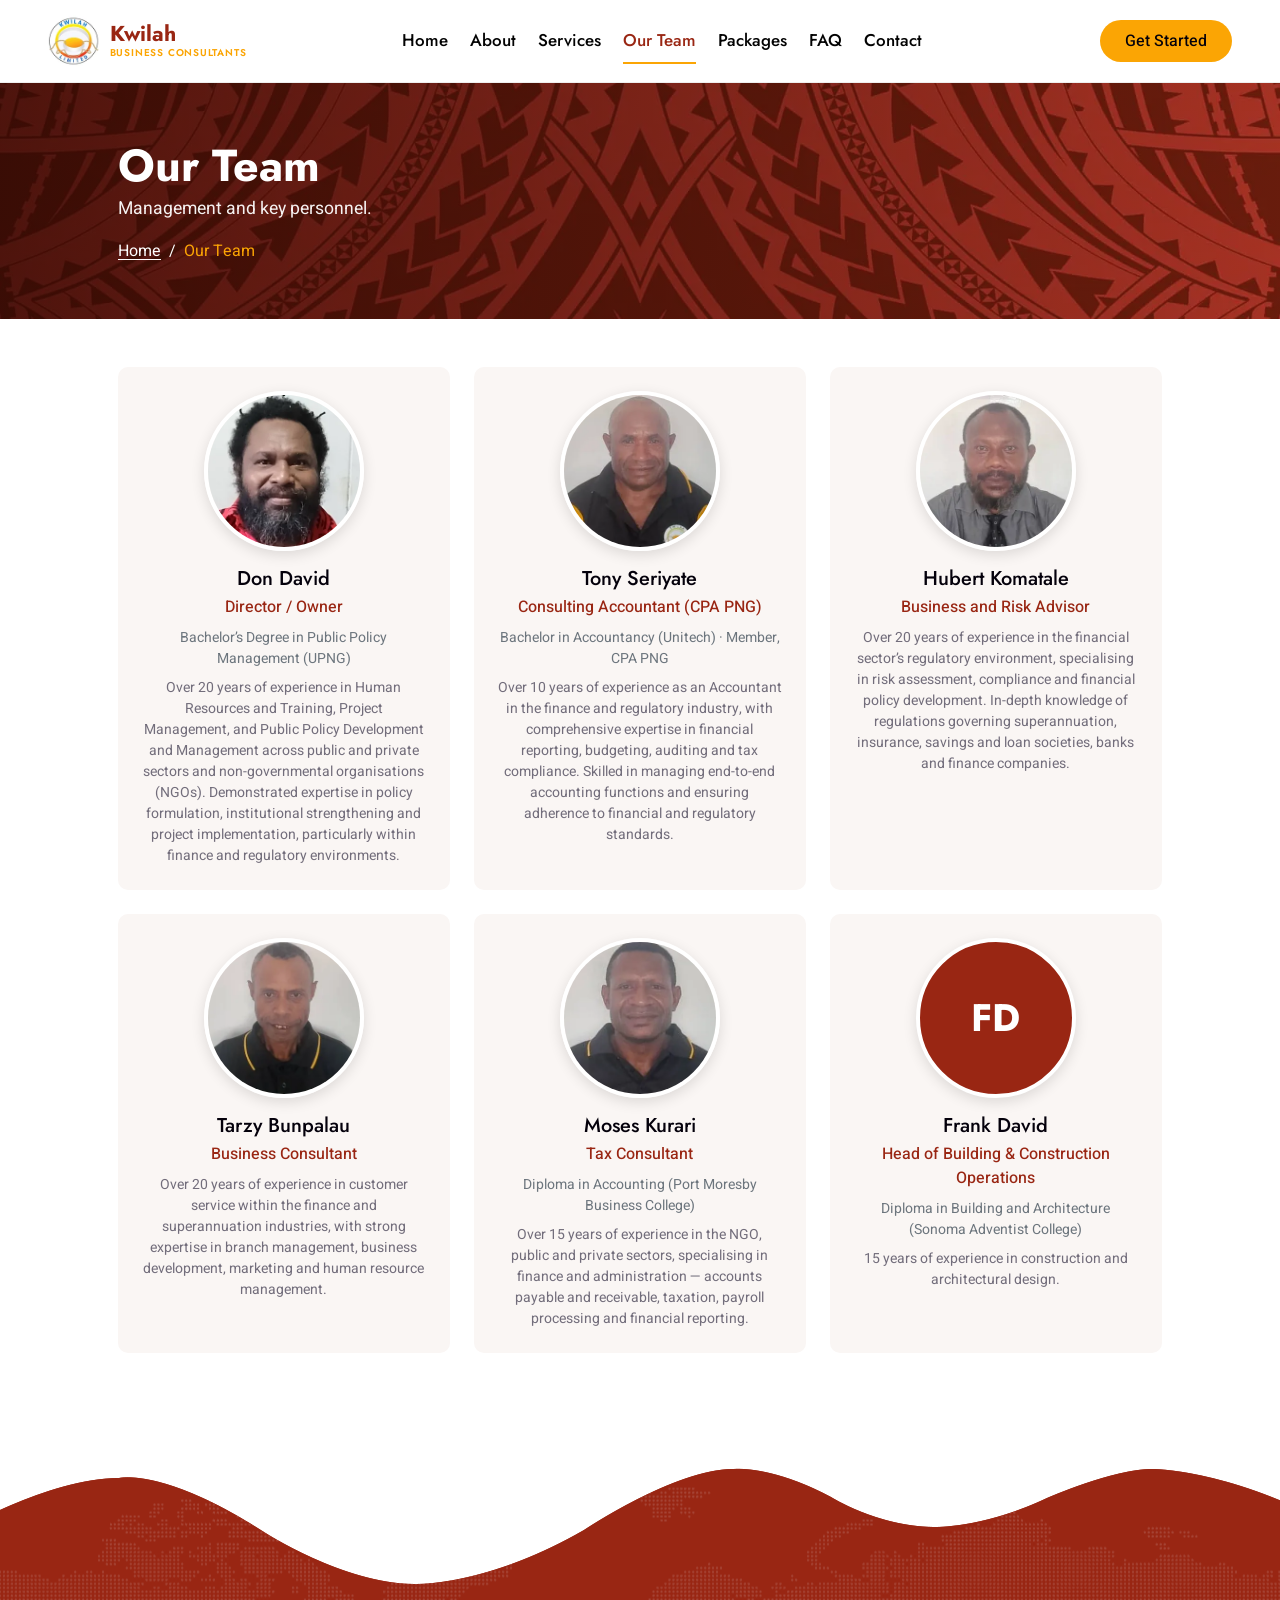
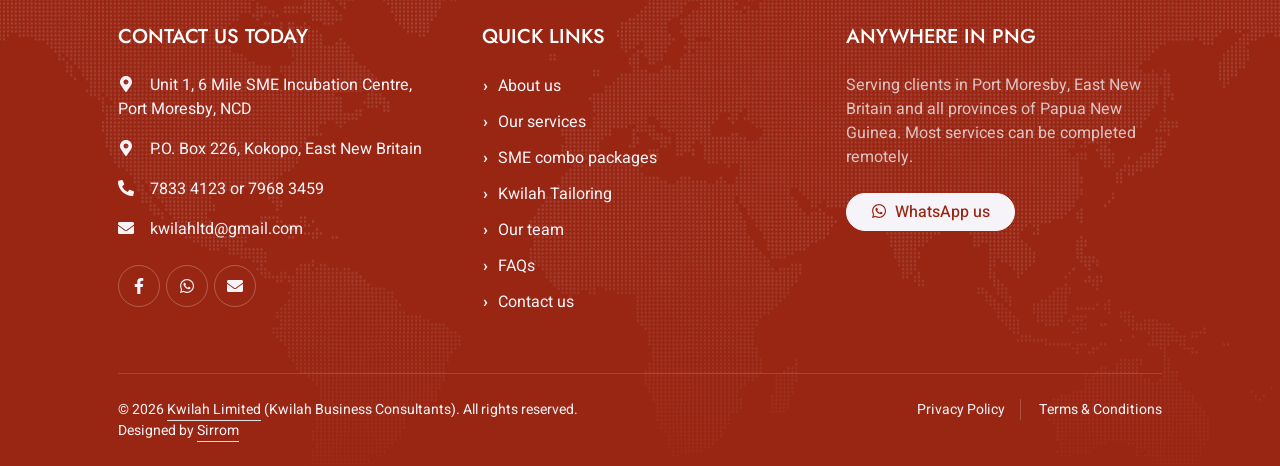
<file: team.html>
<!DOCTYPE html>
<html lang="en">
<head>
<meta charset="utf-8">
<meta name="viewport" content="width=device-width, initial-scale=1">
<title>Our Team | Kwilah Business Consultants, PNG</title>
<meta name="description" content="Meet the Kwilah team: Director Don David, CPA PNG accountant Tony Seriyate, risk advisor Hubert Komatale, consultants Tarzy Bunpalau and Moses Kurari.">
<meta name="robots" content="index, follow, max-image-preview:large">
<link rel="canonical" href="https://kwilahltd.com/team.html">
<meta name="theme-color" content="#992613">
<meta property="og:type" content="website">
<meta property="og:site_name" content="Kwilah Business Consultants">
<meta property="og:title" content="Our Team | Kwilah Business Consultants, PNG">
<meta property="og:description" content="Meet the Kwilah team: Director Don David, CPA PNG accountant Tony Seriyate, risk advisor Hubert Komatale, consultants Tarzy Bunpalau and Moses Kurari.">
<meta property="og:url" content="https://kwilahltd.com/team.html">
<meta property="og:image" content="https://kwilahltd.com/img/og-image.jpg">
<meta property="og:image:width" content="1200">
<meta property="og:image:height" content="630">
<meta property="og:image:alt" content="Kwilah Business Consultants team outside their office">
<meta name="twitter:card" content="summary_large_image">
<meta name="geo.region" content="PG">
<link rel="icon" href="favicon.ico" sizes="any">
<link rel="icon" type="image/png" sizes="32x32" href="img/favicon-32.png">
<link rel="apple-touch-icon" href="img/apple-touch-icon.png">
<link rel="manifest" href="site.webmanifest">
<link rel="preconnect" href="https://fonts.googleapis.com">
<link rel="preconnect" href="https://fonts.gstatic.com" crossorigin>
<link rel="stylesheet" href="https://fonts.googleapis.com/css2?family=Heebo:wght@400;500&family=Jost:wght@500;600;700&display=swap">
<link rel="stylesheet" href="css/site.min.css?v=20260930">
<script>document.documentElement.classList.add('js')</script>
<script src="js/site.js?v=20260930" defer></script>
<script type="application/ld+json">{"@context":"https://schema.org","@type":"ProfessionalService","@id":"https://kwilahltd.com/#business","name":"Kwilah Limited","alternateName":"Kwilah Business Consultants","url":"https://kwilahltd.com/","logo":"https://kwilahltd.com/img/icon-512.png","image":"https://kwilahltd.com/img/og-image.jpg","description":"PNG-owned business consultancy offering IPA business and company registration, IRC TIN, tax compliance, logo design, business profiles, letterheads and bank letters for SMEs across Papua New Guinea.","telephone":"+675 7833 4123","email":"kwilahltd@gmail.com","priceRange":"K550 - K850","currenciesAccepted":"PGK","address":[{"@type":"PostalAddress","streetAddress":"Unit 1, 6 Mile SME Incubation Centre","addressLocality":"Port Moresby","addressRegion":"National Capital District","addressCountry":"PG"},{"@type":"PostalAddress","postOfficeBoxNumber":"226","addressLocality":"Kokopo","addressRegion":"East New Britain","addressCountry":"PG"}],"geo":{"@type":"GeoCoordinates","latitude":-9.45345,"longitude":147.20984},"areaServed":{"@type":"Country","name":"Papua New Guinea"},"founder":{"@type":"Person","name":"Don David"},"sameAs":["https://www.facebook.com/profile.php?id=61574159249148"],"hasOfferCatalog":{"@type":"OfferCatalog","name":"SME Combo Packages","itemListElement":[{"@type":"Offer","name":"Company Combo Package","price":"850","priceCurrency":"PGK","description":"IPA certificate & extract, IRC TIN, company profile, custom logo, letterhead design and bank letter."},{"@type":"Offer","name":"Business Name Combo Package","price":"550","priceCurrency":"PGK","description":"IPA certificate & extract, IRC TIN, business profile, custom logo, letterhead design and bank letter."}]}}</script>
<script type="application/ld+json">{"@context":"https://schema.org","@type":"BreadcrumbList","itemListElement":[{"@type":"ListItem","position":1,"name":"Home","item":"https://kwilahltd.com/"},{"@type":"ListItem","position":2,"name":"Our Team","item":"https://kwilahltd.com/team.html"}]}</script>
<script type="application/ld+json">{"@context":"https://schema.org","@type":"Person","name":"Don David","jobTitle":"Director / Owner","worksFor":{"@id":"https://kwilahltd.com/#business"}}</script>
<script type="application/ld+json">{"@context":"https://schema.org","@type":"Person","name":"Tony Seriyate","jobTitle":"Consulting Accountant (CPA PNG)","worksFor":{"@id":"https://kwilahltd.com/#business"}}</script>
<script type="application/ld+json">{"@context":"https://schema.org","@type":"Person","name":"Hubert Komatale","jobTitle":"Business and Risk Advisor","worksFor":{"@id":"https://kwilahltd.com/#business"}}</script>
<script type="application/ld+json">{"@context":"https://schema.org","@type":"Person","name":"Tarzy Bunpalau","jobTitle":"Business Consultant","worksFor":{"@id":"https://kwilahltd.com/#business"}}</script>
<script type="application/ld+json">{"@context":"https://schema.org","@type":"Person","name":"Moses Kurari","jobTitle":"Tax Consultant","worksFor":{"@id":"https://kwilahltd.com/#business"}}</script>
<script type="application/ld+json">{"@context":"https://schema.org","@type":"Person","name":"Frank David","jobTitle":"Head of Building & Construction Operations","worksFor":{"@id":"https://kwilahltd.com/#business"}}</script>
</head>
<body>
<a class="skip-link" href="#main">Skip to content</a>
<div class="container-xxl bg-white p-0">
<nav class="navbar navbar-expand-lg navbar-light px-3 px-lg-5 py-2 py-lg-0" id="mainNav" aria-label="Main">
<a href="index.html" class="navbar-brand p-0 d-flex align-items-center">
<img src="img/logo-kwilah.webp" width="60" height="60" alt="Kwilah Limited logo">
<span class="brand-text">Kwilah<small>Business Consultants</small></span>
</a>
<button class="navbar-toggler" type="button" aria-controls="navbarCollapse" aria-expanded="false" aria-label="Toggle menu"><svg class="ic" aria-hidden="true" focusable="false"><use href="img/icons.svg#bars"></use></svg></button>
<div class="collapse navbar-collapse" id="navbarCollapse">
<div class="navbar-nav mx-auto py-0">
<a href="index.html" class="nav-item nav-link">Home</a>
<a href="about.html" class="nav-item nav-link">About</a>
<a href="service.html" class="nav-item nav-link">Services</a>
<a href="team.html" class="nav-item nav-link active" aria-current="page">Our Team</a>
<a href="catelog.html" class="nav-item nav-link">Packages</a>
<a href="faq.html" class="nav-item nav-link">FAQ</a>
<a href="contact.html" class="nav-item nav-link">Contact</a>
</div>
<a href="contact.html" class="btn btn-cta rounded-pill py-2 px-4 ms-lg-3 mb-3 mb-lg-0">Get Started</a>
</div>
</nav>
<header class="page-header">
<div class="container px-lg-5">
<h1 class="text-white mb-1">Our Team</h1>
<p class="text-white mb-3 lead-sm">Management and key personnel.</p>
<nav aria-label="breadcrumb">
<ol class="breadcrumb mb-0">
<li class="breadcrumb-item"><a href="index.html">Home</a></li>
<li class="breadcrumb-item active" aria-current="page">Our Team</li>
</ol>
</nav>
</div>
</header>
<main id="main" class="container-xxl py-5">
<div class="container px-lg-5">
<div class="row g-4">
<div class="col-lg-4 col-md-6 reveal">
<article class="team-item bg-light rounded text-center p-4 h-100">
<img src="img/team/don-david.webp" width="320" height="320" alt="Don David, Director / Owner at Kwilah Limited" class="rounded-circle team-photo" loading="lazy" decoding="async">
<h2 class="h5 mt-3 mb-1">Don David</h2>
<p class="text-brand fw-medium mb-2">Director / Owner</p>
<p class="small text-muted mb-2">Bachelor’s Degree in Public Policy Management (UPNG)</p><p class="small mb-0 text-start text-md-center">Over 20 years of experience in Human Resources and Training, Project Management, and Public Policy Development and Management across public and private sectors and non-governmental organisations (NGOs). Demonstrated expertise in policy formulation, institutional strengthening and project implementation, particularly within finance and regulatory environments.</p>
</article>
</div>
<div class="col-lg-4 col-md-6 reveal">
<article class="team-item bg-light rounded text-center p-4 h-100">
<img src="img/team/tony-seriyate.webp" width="320" height="320" alt="Tony Seriyate, Consulting Accountant (CPA PNG) at Kwilah Limited" class="rounded-circle team-photo" loading="lazy" decoding="async">
<h2 class="h5 mt-3 mb-1">Tony Seriyate</h2>
<p class="text-brand fw-medium mb-2">Consulting Accountant (CPA PNG)</p>
<p class="small text-muted mb-2">Bachelor in Accountancy (Unitech) · Member, CPA PNG</p><p class="small mb-0 text-start text-md-center">Over 10 years of experience as an Accountant in the finance and regulatory industry, with comprehensive expertise in financial reporting, budgeting, auditing and tax compliance. Skilled in managing end-to-end accounting functions and ensuring adherence to financial and regulatory standards.</p>
</article>
</div>
<div class="col-lg-4 col-md-6 reveal">
<article class="team-item bg-light rounded text-center p-4 h-100">
<img src="img/team/hubert-komatale.webp" width="320" height="320" alt="Hubert Komatale, Business and Risk Advisor at Kwilah Limited" class="rounded-circle team-photo" loading="lazy" decoding="async">
<h2 class="h5 mt-3 mb-1">Hubert Komatale</h2>
<p class="text-brand fw-medium mb-2">Business and Risk Advisor</p>
<p class="small mb-0 text-start text-md-center">Over 20 years of experience in the financial sector’s regulatory environment, specialising in risk assessment, compliance and financial policy development. In-depth knowledge of regulations governing superannuation, insurance, savings and loan societies, banks and finance companies.</p>
</article>
</div>
<div class="col-lg-4 col-md-6 reveal">
<article class="team-item bg-light rounded text-center p-4 h-100">
<img src="img/team/tarzy-bunpalau.webp" width="320" height="320" alt="Tarzy Bunpalau, Business Consultant at Kwilah Limited" class="rounded-circle team-photo" loading="lazy" decoding="async">
<h2 class="h5 mt-3 mb-1">Tarzy Bunpalau</h2>
<p class="text-brand fw-medium mb-2">Business Consultant</p>
<p class="small mb-0 text-start text-md-center">Over 20 years of experience in customer service within the finance and superannuation industries, with strong expertise in branch management, business development, marketing and human resource management.</p>
</article>
</div>
<div class="col-lg-4 col-md-6 reveal">
<article class="team-item bg-light rounded text-center p-4 h-100">
<img src="img/team/moses-kurari.webp" width="320" height="320" alt="Moses Kurari, Tax Consultant at Kwilah Limited" class="rounded-circle team-photo" loading="lazy" decoding="async">
<h2 class="h5 mt-3 mb-1">Moses Kurari</h2>
<p class="text-brand fw-medium mb-2">Tax Consultant</p>
<p class="small text-muted mb-2">Diploma in Accounting (Port Moresby Business College)</p><p class="small mb-0 text-start text-md-center">Over 15 years of experience in the NGO, public and private sectors, specialising in finance and administration — accounts payable and receivable, taxation, payroll processing and financial reporting.</p>
</article>
</div>
<div class="col-lg-4 col-md-6 reveal">
<article class="team-item bg-light rounded text-center p-4 h-100">
<div class="rounded-circle team-photo team-initials" role="img" aria-label="Frank David">FD</div>
<h2 class="h5 mt-3 mb-1">Frank David</h2>
<p class="text-brand fw-medium mb-2">Head of Building & Construction Operations</p>
<p class="small text-muted mb-2">Diploma in Building and Architecture (Sonoma Adventist College)</p><p class="small mb-0 text-start text-md-center">15 years of experience in construction and architectural design.</p>
</article>
</div>
</div>
</div>
</main>

<footer class="container-fluid bg-primary text-light footer">
<div class="container py-5 px-lg-5">
<div class="row g-4 g-lg-5">
<div class="col-md-6 col-lg-4">
<h2 class="section-title text-white h5 mb-4">Contact us today<span></span></h2>
<p><svg class="ic me-3" aria-hidden="true" focusable="false"><use href="img/icons.svg#map-marker-alt"></use></svg>Unit 1, 6 Mile SME Incubation Centre, Port Moresby, NCD</p>
<p><svg class="ic me-3" aria-hidden="true" focusable="false"><use href="img/icons.svg#map-marker-alt"></use></svg>P.O. Box 226, Kokopo, East New Britain</p>
<p><svg class="ic me-3" aria-hidden="true" focusable="false"><use href="img/icons.svg#phone-alt"></use></svg><a href="tel:+67578334123">7833 4123</a> or <a href="tel:+67579683459">7968 3459</a></p>
<p><svg class="ic me-3" aria-hidden="true" focusable="false"><use href="img/icons.svg#envelope"></use></svg><a href="mailto:kwilahltd@gmail.com">kwilahltd@gmail.com</a></p>
<div class="d-flex pt-2">
<a class="btn btn-outline-light btn-social" href="https://www.facebook.com/profile.php?id=61574159249148" target="_blank" rel="noopener" aria-label="Kwilah on Facebook"><svg class="ic" aria-hidden="true" focusable="false"><use href="img/icons.svg#facebook-f"></use></svg></a>
<a class="btn btn-outline-light btn-social" href="https://wa.me/67578334123" target="_blank" rel="noopener" aria-label="Chat with Kwilah on WhatsApp"><svg class="ic" aria-hidden="true" focusable="false"><use href="img/icons.svg#whatsapp"></use></svg></a>
<a class="btn btn-outline-light btn-social" href="mailto:kwilahltd@gmail.com" aria-label="Email Kwilah"><svg class="ic" aria-hidden="true" focusable="false"><use href="img/icons.svg#envelope"></use></svg></a>
</div>
</div>
<div class="col-md-6 col-lg-4">
<h2 class="section-title text-white h5 mb-4">Quick links<span></span></h2>
<a class="btn btn-link" href="about.html">About us</a>
<a class="btn btn-link" href="service.html">Our services</a>
<a class="btn btn-link" href="catelog.html">SME combo packages</a>
<a class="btn btn-link" href="index.html#tailoring">Kwilah Tailoring</a>
<a class="btn btn-link" href="team.html">Our team</a>
<a class="btn btn-link" href="faq.html">FAQs</a>
<a class="btn btn-link" href="contact.html">Contact us</a>
</div>
<div class="col-md-12 col-lg-4">
<h2 class="section-title text-white h5 mb-4">Anywhere in PNG<span></span></h2>
<p class="opacity-75">Serving clients in Port Moresby, East New Britain and all provinces of Papua New Guinea. Most services can be completed remotely.</p>
<a class="btn btn-light rounded-pill px-4 mt-2" href="https://wa.me/67578334123" target="_blank" rel="noopener"><svg class="ic me-2" aria-hidden="true" focusable="false"><use href="img/icons.svg#whatsapp"></use></svg>WhatsApp us</a>
</div>
</div>
</div>
<div class="container px-lg-5">
<div class="copyright">
<div class="row">
<div class="col-md-6 text-center text-md-start mb-3 mb-md-0">
&copy; <span data-year>2025</span> <a class="border-bottom" href="index.html">Kwilah Limited</a> (Kwilah Business Consultants). All rights reserved.
Designed by <a class="border-bottom" href="https://nathanpyamis.github.io/sirrom.github.io" rel="noopener">Sirrom</a>
</div>
<div class="col-md-6 text-center text-md-end">
<div class="footer-menu">
<a href="privacy.html">Privacy Policy</a>
<a href="terms.html">Terms &amp; Conditions</a>
</div>
</div>
</div>
</div>
</div>
</footer>
<a href="#" class="btn btn-lg btn-secondary btn-lg-square back-to-top" aria-label="Back to top"><svg class="ic" aria-hidden="true" focusable="false"><use href="img/icons.svg#arrow-up"></use></svg></a>
</div>
</body>
</html>
</file>
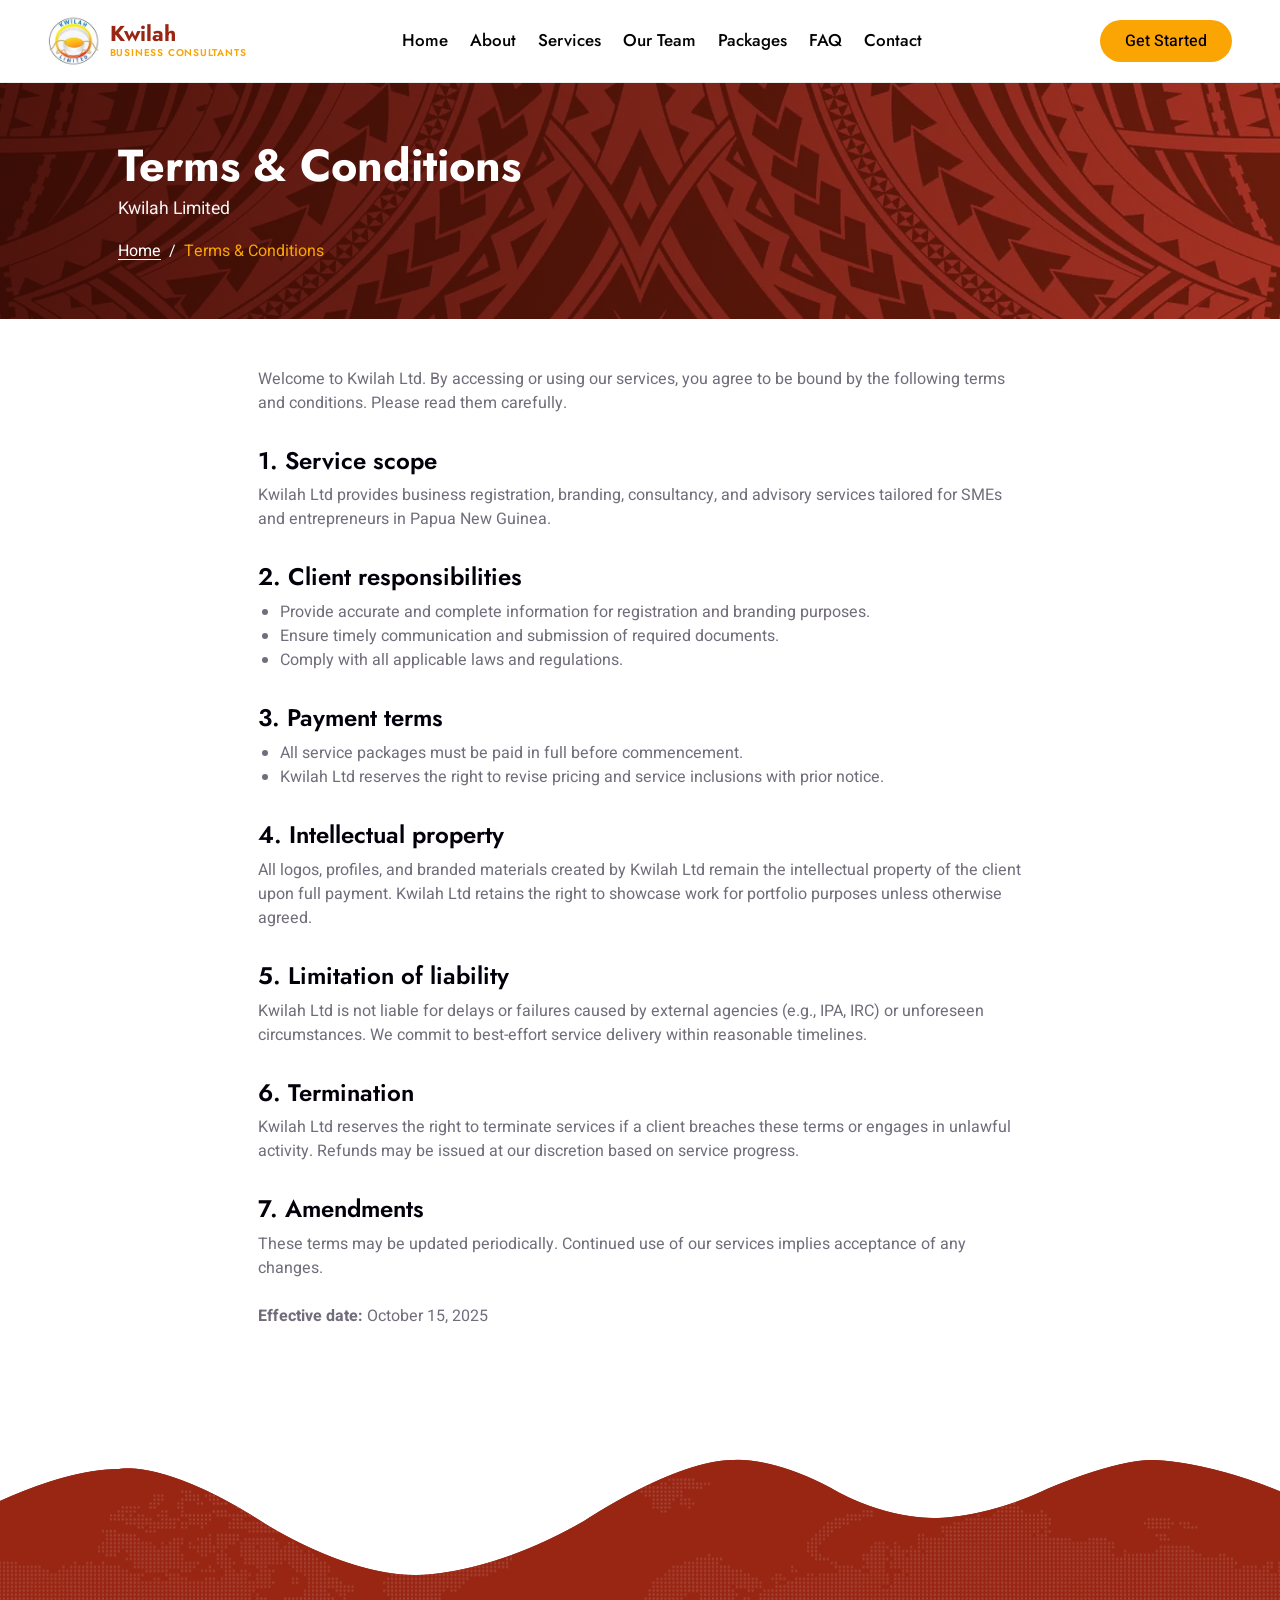
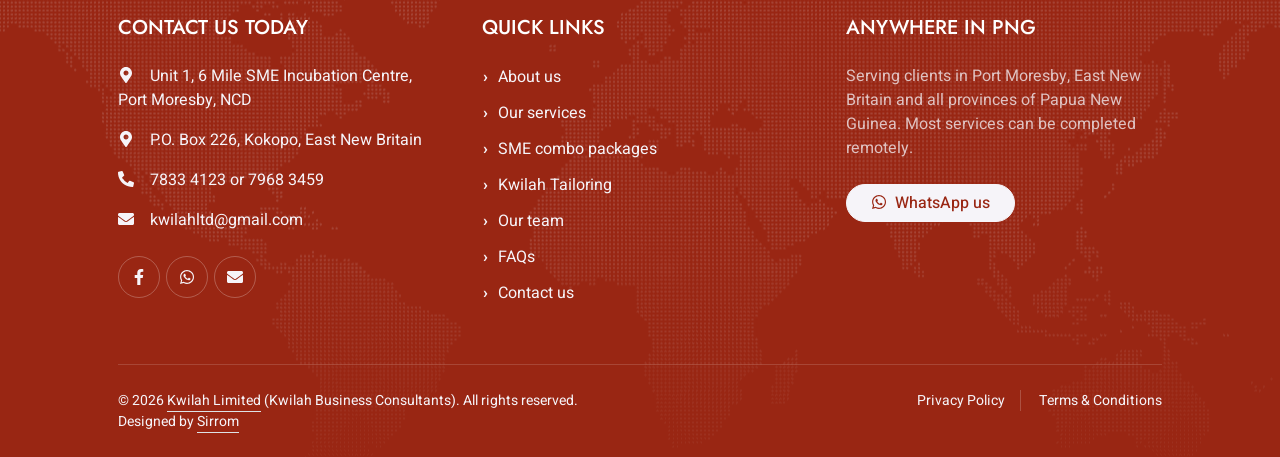
<file: terms.html>
<!DOCTYPE html>
<html lang="en">
<head>
<meta charset="utf-8">
<meta name="viewport" content="width=device-width, initial-scale=1">
<title>Terms &amp; Conditions | Kwilah Ltd</title>
<meta name="description" content="Terms and conditions for Kwilah Ltd business registration, branding and consultancy services in PNG, including payment terms.">
<meta name="robots" content="index, follow, max-image-preview:large">
<link rel="canonical" href="https://kwilahltd.com/terms.html">
<meta name="theme-color" content="#992613">
<meta property="og:type" content="website">
<meta property="og:site_name" content="Kwilah Business Consultants">
<meta property="og:title" content="Terms &amp; Conditions | Kwilah Ltd">
<meta property="og:description" content="Terms and conditions for Kwilah Ltd business registration, branding and consultancy services in PNG, including payment terms.">
<meta property="og:url" content="https://kwilahltd.com/terms.html">
<meta property="og:image" content="https://kwilahltd.com/img/og-image.jpg">
<meta property="og:image:width" content="1200">
<meta property="og:image:height" content="630">
<meta property="og:image:alt" content="Kwilah Business Consultants team outside their office">
<meta name="twitter:card" content="summary_large_image">
<meta name="geo.region" content="PG">
<link rel="icon" href="favicon.ico" sizes="any">
<link rel="icon" type="image/png" sizes="32x32" href="img/favicon-32.png">
<link rel="apple-touch-icon" href="img/apple-touch-icon.png">
<link rel="manifest" href="site.webmanifest">
<link rel="preconnect" href="https://fonts.googleapis.com">
<link rel="preconnect" href="https://fonts.gstatic.com" crossorigin>
<link rel="stylesheet" href="https://fonts.googleapis.com/css2?family=Heebo:wght@400;500&family=Jost:wght@500;600;700&display=swap">
<link rel="stylesheet" href="css/site.min.css?v=20260930">
<script>document.documentElement.classList.add('js')</script>
<script src="js/site.js?v=20260930" defer></script>
<script type="application/ld+json">{"@context":"https://schema.org","@type":"ProfessionalService","@id":"https://kwilahltd.com/#business","name":"Kwilah Limited","alternateName":"Kwilah Business Consultants","url":"https://kwilahltd.com/","logo":"https://kwilahltd.com/img/icon-512.png","image":"https://kwilahltd.com/img/og-image.jpg","description":"PNG-owned business consultancy offering IPA business and company registration, IRC TIN, tax compliance, logo design, business profiles, letterheads and bank letters for SMEs across Papua New Guinea.","telephone":"+675 7833 4123","email":"kwilahltd@gmail.com","priceRange":"K550 - K850","currenciesAccepted":"PGK","address":[{"@type":"PostalAddress","streetAddress":"Unit 1, 6 Mile SME Incubation Centre","addressLocality":"Port Moresby","addressRegion":"National Capital District","addressCountry":"PG"},{"@type":"PostalAddress","postOfficeBoxNumber":"226","addressLocality":"Kokopo","addressRegion":"East New Britain","addressCountry":"PG"}],"geo":{"@type":"GeoCoordinates","latitude":-9.45345,"longitude":147.20984},"areaServed":{"@type":"Country","name":"Papua New Guinea"},"founder":{"@type":"Person","name":"Don David"},"sameAs":["https://www.facebook.com/profile.php?id=61574159249148"],"hasOfferCatalog":{"@type":"OfferCatalog","name":"SME Combo Packages","itemListElement":[{"@type":"Offer","name":"Company Combo Package","price":"850","priceCurrency":"PGK","description":"IPA certificate & extract, IRC TIN, company profile, custom logo, letterhead design and bank letter."},{"@type":"Offer","name":"Business Name Combo Package","price":"550","priceCurrency":"PGK","description":"IPA certificate & extract, IRC TIN, business profile, custom logo, letterhead design and bank letter."}]}}</script>
<script type="application/ld+json">{"@context":"https://schema.org","@type":"BreadcrumbList","itemListElement":[{"@type":"ListItem","position":1,"name":"Home","item":"https://kwilahltd.com/"},{"@type":"ListItem","position":2,"name":"Terms & Conditions","item":"https://kwilahltd.com/terms.html"}]}</script>
</head>
<body>
<a class="skip-link" href="#main">Skip to content</a>
<div class="container-xxl bg-white p-0">
<nav class="navbar navbar-expand-lg navbar-light px-3 px-lg-5 py-2 py-lg-0" id="mainNav" aria-label="Main">
<a href="index.html" class="navbar-brand p-0 d-flex align-items-center">
<img src="img/logo-kwilah.webp" width="60" height="60" alt="Kwilah Limited logo">
<span class="brand-text">Kwilah<small>Business Consultants</small></span>
</a>
<button class="navbar-toggler" type="button" aria-controls="navbarCollapse" aria-expanded="false" aria-label="Toggle menu"><svg class="ic" aria-hidden="true" focusable="false"><use href="img/icons.svg#bars"></use></svg></button>
<div class="collapse navbar-collapse" id="navbarCollapse">
<div class="navbar-nav mx-auto py-0">
<a href="index.html" class="nav-item nav-link">Home</a>
<a href="about.html" class="nav-item nav-link">About</a>
<a href="service.html" class="nav-item nav-link">Services</a>
<a href="team.html" class="nav-item nav-link">Our Team</a>
<a href="catelog.html" class="nav-item nav-link">Packages</a>
<a href="faq.html" class="nav-item nav-link">FAQ</a>
<a href="contact.html" class="nav-item nav-link">Contact</a>
</div>
<a href="contact.html" class="btn btn-cta rounded-pill py-2 px-4 ms-lg-3 mb-3 mb-lg-0">Get Started</a>
</div>
</nav>
<header class="page-header">
<div class="container px-lg-5">
<h1 class="text-white mb-1">Terms & Conditions</h1>
<p class="text-white mb-3 lead-sm">Kwilah Limited</p>
<nav aria-label="breadcrumb">
<ol class="breadcrumb mb-0">
<li class="breadcrumb-item"><a href="index.html">Home</a></li>
<li class="breadcrumb-item active" aria-current="page">Terms & Conditions</li>
</ol>
</nav>
</div>
</header>
<main id="main" class="container-xxl py-5">
<div class="container px-lg-5 legal">

<p>Welcome to Kwilah Ltd. By accessing or using our services, you agree to be bound by the following terms and conditions. Please read them carefully.</p>
<h2 class="h4">1. Service scope</h2>
<p>Kwilah Ltd provides business registration, branding, consultancy, and advisory services tailored for SMEs and entrepreneurs in Papua New Guinea.</p>
<h2 class="h4">2. Client responsibilities</h2>
<ul>
<li>Provide accurate and complete information for registration and branding purposes.</li>
<li>Ensure timely communication and submission of required documents.</li>
<li>Comply with all applicable laws and regulations.</li>
</ul>
<h2 class="h4">3. Payment terms</h2>
<ul>
<li>All service packages must be paid in full before commencement.</li>
<li>Kwilah Ltd reserves the right to revise pricing and service inclusions with prior notice.</li>
</ul>
<h2 class="h4">4. Intellectual property</h2>
<p>All logos, profiles, and branded materials created by Kwilah Ltd remain the intellectual property of the client upon full payment. Kwilah Ltd retains the right to showcase work for portfolio purposes unless otherwise agreed.</p>
<h2 class="h4">5. Limitation of liability</h2>
<p>Kwilah Ltd is not liable for delays or failures caused by external agencies (e.g., IPA, IRC) or unforeseen circumstances. We commit to best-effort service delivery within reasonable timelines.</p>
<h2 class="h4">6. Termination</h2>
<p>Kwilah Ltd reserves the right to terminate services if a client breaches these terms or engages in unlawful activity. Refunds may be issued at our discretion based on service progress.</p>
<h2 class="h4">7. Amendments</h2>
<p>These terms may be updated periodically. Continued use of our services implies acceptance of any changes.</p>
<p class="mt-4"><strong>Effective date:</strong> October 15, 2025</p>
</div>
</main>

<footer class="container-fluid bg-primary text-light footer">
<div class="container py-5 px-lg-5">
<div class="row g-4 g-lg-5">
<div class="col-md-6 col-lg-4">
<h2 class="section-title text-white h5 mb-4">Contact us today<span></span></h2>
<p><svg class="ic me-3" aria-hidden="true" focusable="false"><use href="img/icons.svg#map-marker-alt"></use></svg>Unit 1, 6 Mile SME Incubation Centre, Port Moresby, NCD</p>
<p><svg class="ic me-3" aria-hidden="true" focusable="false"><use href="img/icons.svg#map-marker-alt"></use></svg>P.O. Box 226, Kokopo, East New Britain</p>
<p><svg class="ic me-3" aria-hidden="true" focusable="false"><use href="img/icons.svg#phone-alt"></use></svg><a href="tel:+67578334123">7833 4123</a> or <a href="tel:+67579683459">7968 3459</a></p>
<p><svg class="ic me-3" aria-hidden="true" focusable="false"><use href="img/icons.svg#envelope"></use></svg><a href="mailto:kwilahltd@gmail.com">kwilahltd@gmail.com</a></p>
<div class="d-flex pt-2">
<a class="btn btn-outline-light btn-social" href="https://www.facebook.com/profile.php?id=61574159249148" target="_blank" rel="noopener" aria-label="Kwilah on Facebook"><svg class="ic" aria-hidden="true" focusable="false"><use href="img/icons.svg#facebook-f"></use></svg></a>
<a class="btn btn-outline-light btn-social" href="https://wa.me/67578334123" target="_blank" rel="noopener" aria-label="Chat with Kwilah on WhatsApp"><svg class="ic" aria-hidden="true" focusable="false"><use href="img/icons.svg#whatsapp"></use></svg></a>
<a class="btn btn-outline-light btn-social" href="mailto:kwilahltd@gmail.com" aria-label="Email Kwilah"><svg class="ic" aria-hidden="true" focusable="false"><use href="img/icons.svg#envelope"></use></svg></a>
</div>
</div>
<div class="col-md-6 col-lg-4">
<h2 class="section-title text-white h5 mb-4">Quick links<span></span></h2>
<a class="btn btn-link" href="about.html">About us</a>
<a class="btn btn-link" href="service.html">Our services</a>
<a class="btn btn-link" href="catelog.html">SME combo packages</a>
<a class="btn btn-link" href="index.html#tailoring">Kwilah Tailoring</a>
<a class="btn btn-link" href="team.html">Our team</a>
<a class="btn btn-link" href="faq.html">FAQs</a>
<a class="btn btn-link" href="contact.html">Contact us</a>
</div>
<div class="col-md-12 col-lg-4">
<h2 class="section-title text-white h5 mb-4">Anywhere in PNG<span></span></h2>
<p class="opacity-75">Serving clients in Port Moresby, East New Britain and all provinces of Papua New Guinea. Most services can be completed remotely.</p>
<a class="btn btn-light rounded-pill px-4 mt-2" href="https://wa.me/67578334123" target="_blank" rel="noopener"><svg class="ic me-2" aria-hidden="true" focusable="false"><use href="img/icons.svg#whatsapp"></use></svg>WhatsApp us</a>
</div>
</div>
</div>
<div class="container px-lg-5">
<div class="copyright">
<div class="row">
<div class="col-md-6 text-center text-md-start mb-3 mb-md-0">
&copy; <span data-year>2025</span> <a class="border-bottom" href="index.html">Kwilah Limited</a> (Kwilah Business Consultants). All rights reserved.
Designed by <a class="border-bottom" href="https://nathanpyamis.github.io/sirrom.github.io" rel="noopener">Sirrom</a>
</div>
<div class="col-md-6 text-center text-md-end">
<div class="footer-menu">
<a href="privacy.html">Privacy Policy</a>
<a href="terms.html">Terms &amp; Conditions</a>
</div>
</div>
</div>
</div>
</div>
</footer>
<a href="#" class="btn btn-lg btn-secondary btn-lg-square back-to-top" aria-label="Back to top"><svg class="ic" aria-hidden="true" focusable="false"><use href="img/icons.svg#arrow-up"></use></svg></a>
</div>
</body>
</html>
</file>
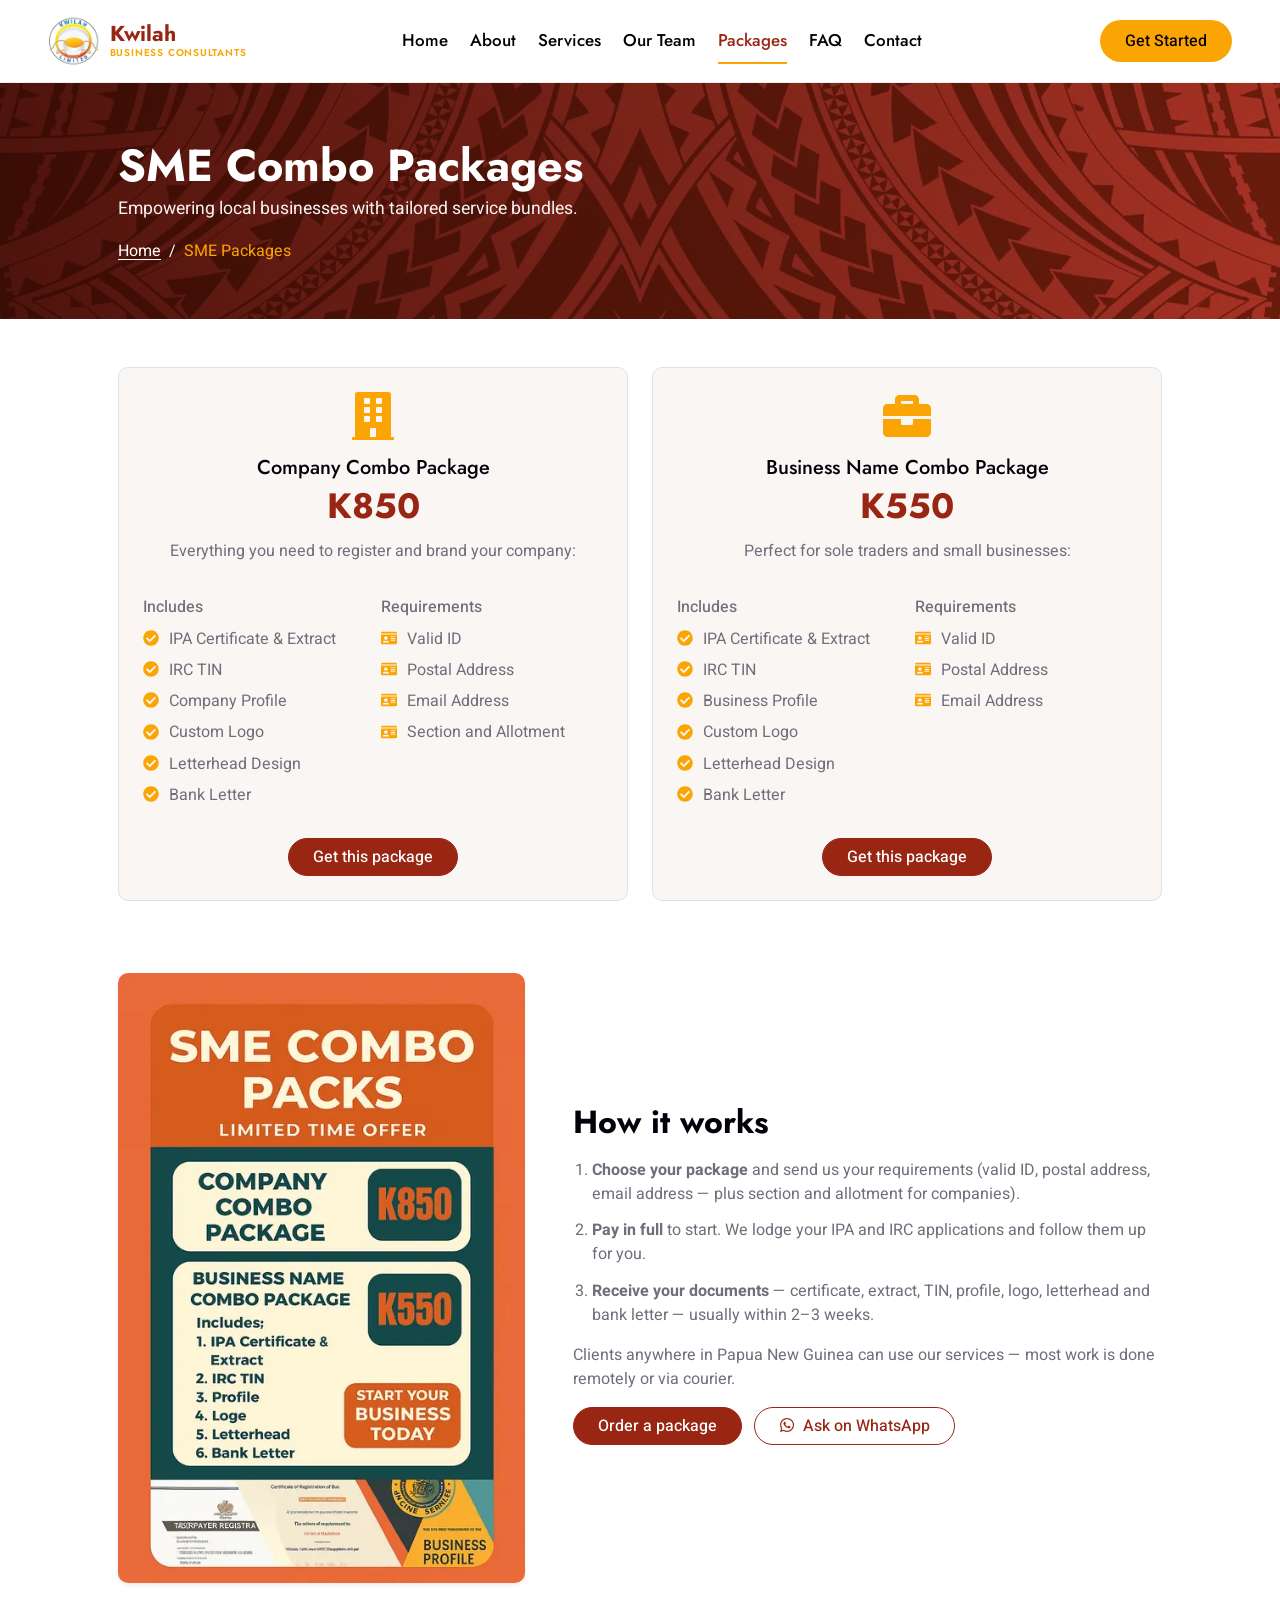
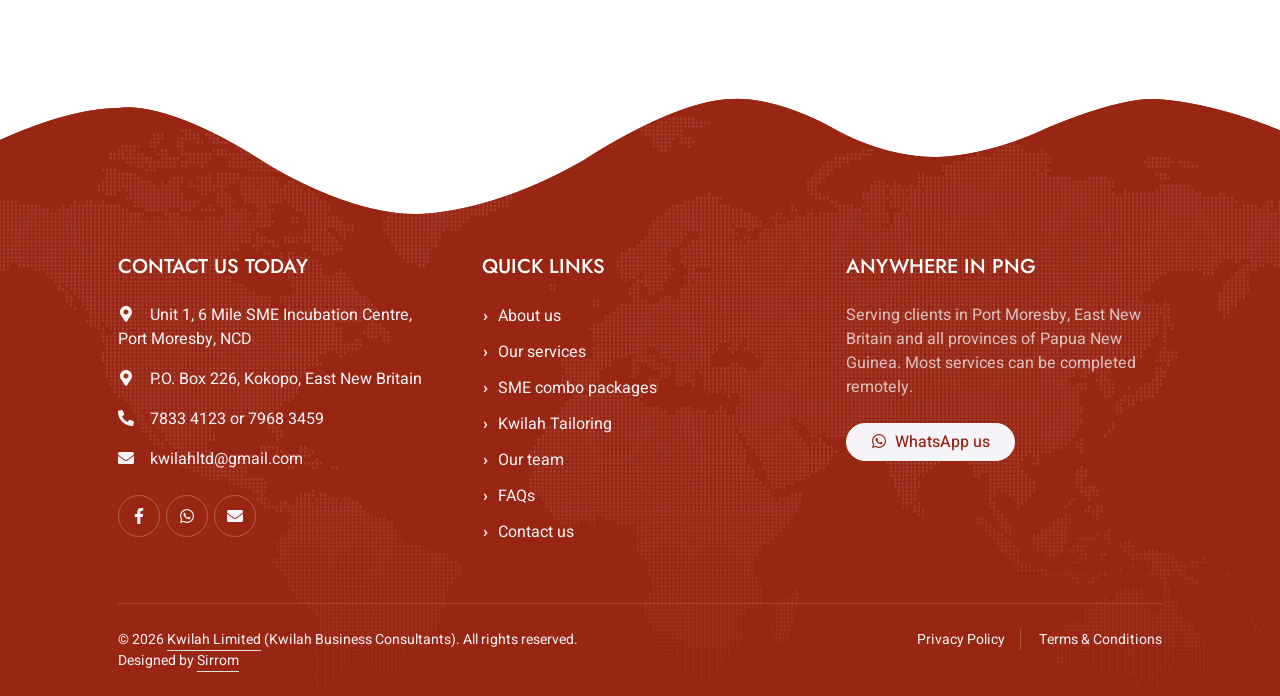
<file: testimonial.html>
<!DOCTYPE html>
<html lang="en"><head><meta charset="utf-8"><title>Moved – Kwilah Business Consultants</title>
<meta name="robots" content="noindex, follow">
<link rel="canonical" href="https://kwilahltd.com/catelog.html">
<meta http-equiv="refresh" content="0; url=catelog.html">
</head><body><p>This page has moved. <a href="catelog.html">Continue to Kwilah Business Consultants</a>.</p></body></html>
</file>
<file: css/site.min.css>
/*! Bootstrap v5.0.0 (MIT) – purged | Kwilah theme */:root{--bs-blue: #0d6efd;--bs-indigo: #6610f2;--bs-purple: #6f42c1;--bs-pink: #d63384;--bs-red: #dc3545;--bs-orange: #fd7e14;--bs-yellow: #ffc107;--bs-green: #198754;--bs-teal: #20c997;--bs-cyan: #0dcaf0;--bs-white: #fff;--bs-gray: #6c757d;--bs-gray-dark: #343a40;--bs-primary: #6222CC;--bs-secondary: #FBA504;--bs-success: #198754;--bs-info: #0dcaf0;--bs-warning: #ffc107;--bs-danger: #dc3545;--bs-light: #F6F4F9;--bs-dark: #04000B;--bs-font-sans-serif: system-ui, -apple-system, "Segoe UI", Roboto, "Helvetica Neue", Arial, "Noto Sans", "Liberation Sans", sans-serif, "Apple Color Emoji", "Segoe UI Emoji", "Segoe UI Symbol", "Noto Color Emoji";--bs-font-monospace: SFMono-Regular, Menlo, Monaco, Consolas, "Liberation Mono", "Courier New", monospace;--bs-gradient: linear-gradient(180deg, rgba(255,255,255,0.15), rgba(255,255,255,0))}*,*::before,*::after{box-sizing:border-box}@media (prefers-reduced-motion: no-preference){:root{scroll-behavior:smooth}}body{margin:0;font-family:"Heebo",sans-serif;font-size:1rem;font-weight:400;line-height:1.5;color:#726D7B;background-color:#F6F4F9;-webkit-text-size-adjust:100%;-webkit-tap-highlight-color:rgba(0,0,0,0)}hr{margin:1rem 0;color:inherit;background-color:currentColor;border:0;opacity:.25}hr:not([size]){height:1px}h1,.h1,h2,h3,.h3,h4,.h4,h5,.h5,h6,.h6{margin-top:0;margin-bottom:.5rem;font-family:"Jost",sans-serif;font-weight:500;line-height:1.2;color:#04000B}h1,.h1{font-size:calc(1.375rem + 1.5vw)}@media (min-width: 1200px){h1,.h1{font-size:2.5rem}}h2{font-size:calc(1.325rem + .9vw)}@media (min-width: 1200px){h2{font-size:2rem}}h3,.h3{font-size:calc(1.3rem + .6vw)}@media (min-width: 1200px){h3,.h3{font-size:1.75rem}}h4,.h4{font-size:calc(1.275rem + .3vw)}@media (min-width: 1200px){h4,.h4{font-size:1.5rem}}h5,.h5{font-size:1.25rem}h6,.h6{font-size:1rem}p{margin-top:0;margin-bottom:1rem}abbr[title],abbr[data-bs-original-title]{text-decoration:underline dotted;cursor:help;text-decoration-skip-ink:none}address{margin-bottom:1rem;font-style:normal;line-height:inherit}ol,ul{padding-left:2rem}ol,ul,dl{margin-top:0;margin-bottom:1rem}ol ol,ul ul,ol ul,ul ol{margin-bottom:0}dt{font-weight:700}dd{margin-bottom:.5rem;margin-left:0}blockquote{margin:0 0 1rem}b,strong{font-weight:bolder}small,.small{font-size:.875em}mark{padding:.2em;background-color:#fcf8e3}sub,sup{position:relative;font-size:.75em;line-height:0;vertical-align:baseline}sub{bottom:-.25em}sup{top:-.5em}a{color:#6222CC;text-decoration:none}a:hover{color:#4e1ba3}a:not([href]):not([class]),a:not([href]):not([class]):hover{color:inherit;text-decoration:none}pre,code,kbd,samp{font-family:var(--bs-font-monospace);font-size:1em;direction:ltr ;unicode-bidi:bidi-override}pre{display:block;margin-top:0;margin-bottom:1rem;overflow:auto;font-size:.875em}pre code{font-size:inherit;color:inherit;word-break:normal}code{font-size:.875em;color:#d63384;word-wrap:break-word}a>code{color:inherit}kbd{padding:.2rem .4rem;font-size:.875em;color:#fff;background-color:#212529;border-radius:.2rem}kbd kbd{padding:0;font-size:1em;font-weight:700}figure{margin:0 0 1rem}img,svg{vertical-align:middle}table{caption-side:bottom;border-collapse:collapse}caption{padding-top:.5rem;padding-bottom:.5rem;color:#6c757d;text-align:left}th{text-align:inherit;text-align:-webkit-match-parent}thead,tbody,tfoot,tr,td,th{border-color:inherit;border-style:solid;border-width:0}label{display:inline-block}button{border-radius:0}button:focus:not(:focus-visible){outline:0}input,button,select,optgroup,textarea{margin:0;font-family:inherit;font-size:inherit;line-height:inherit}button,select{text-transform:none}[role="button"]{cursor:pointer}select{word-wrap:normal}select:disabled{opacity:1}[list]::-webkit-calendar-picker-indicator{display:none}button,[type="button"],[type="reset"],[type="submit"]{-webkit-appearance:button}button:not(:disabled),[type="button"]:not(:disabled),[type="reset"]:not(:disabled),[type="submit"]:not(:disabled){cursor:pointer}::-moz-focus-inner{padding:0;border-style:none}textarea{resize:vertical}fieldset{min-width:0;padding:0;margin:0;border:0}legend{float:left;width:100%;padding:0;margin-bottom:.5rem;font-size:calc(1.275rem + .3vw);line-height:inherit}@media (min-width: 1200px){legend{font-size:1.5rem}}legend+*{clear:left}::-webkit-datetime-edit-fields-wrapper,::-webkit-datetime-edit-text,::-webkit-datetime-edit-minute,::-webkit-datetime-edit-hour-field,::-webkit-datetime-edit-day-field,::-webkit-datetime-edit-month-field,::-webkit-datetime-edit-year-field{padding:0}::-webkit-inner-spin-button{height:auto}[type="search"]{outline-offset:-2px;-webkit-appearance:textfield}::-webkit-search-decoration{-webkit-appearance:none}::-webkit-color-swatch-wrapper{padding:0}::file-selector-button{font:inherit}::-webkit-file-upload-button{font:inherit;-webkit-appearance:button}output{display:inline-block}iframe{border:0}summary{display:list-item;cursor:pointer}progress{vertical-align:baseline}[hidden]{display:none !important}.display-1{font-size:calc(1.625rem + 4.5vw);font-weight:700;line-height:1.2}@media (min-width: 1200px){.display-1{font-size:5rem}}.img-fluid{max-width:100%;height:auto}.container,.container-fluid,.container-xxl{width:100%;padding-right:var(--bs-gutter-x, .75rem);padding-left:var(--bs-gutter-x, .75rem);margin-right:auto;margin-left:auto}@media (min-width: 576px){.container{max-width:540px}}@media (min-width: 768px){.container{max-width:720px}}@media (min-width: 992px){.container{max-width:960px}}@media (min-width: 1200px){.container{max-width:1140px}}@media (min-width: 1400px){.container,.container-xxl{max-width:1320px}}.row{--bs-gutter-x: 1.5rem;--bs-gutter-y: 0;display:flex;flex-wrap:wrap;margin-top:calc(var(--bs-gutter-y) * -1);margin-right:calc(var(--bs-gutter-x) / -2);margin-left:calc(var(--bs-gutter-x) / -2)}.row>*{flex-shrink:0;width:100%;max-width:100%;padding-right:calc(var(--bs-gutter-x) / 2);padding-left:calc(var(--bs-gutter-x) / 2);margin-top:var(--bs-gutter-y)}.col-6{flex:0 0 auto;width:50%}.col-12{flex:0 0 auto;width:100%}.g-3{--bs-gutter-x: 1rem}.g-3{--bs-gutter-y: 1rem}.g-4{--bs-gutter-x: 1.5rem}.g-4{--bs-gutter-y: 1.5rem}@media (min-width: 576px){.col-sm-6{flex:0 0 auto;width:50%}}@media (min-width: 768px){.col-md-4{flex:0 0 auto;width:33.33333%}.col-md-6{flex:0 0 auto;width:50%}.col-md-12{flex:0 0 auto;width:100%}}@media (min-width: 992px){.col-lg{flex:1 0 0%}.col-lg-3{flex:0 0 auto;width:25%}.col-lg-4{flex:0 0 auto;width:33.33333%}.col-lg-5{flex:0 0 auto;width:41.66667%}.col-lg-6{flex:0 0 auto;width:50%}.col-lg-7{flex:0 0 auto;width:58.33333%}.g-lg-5{--bs-gutter-x: 3rem}.g-lg-5{--bs-gutter-y: 3rem}}.form-label{margin-bottom:.5rem}.form-control{display:block;width:100%;padding:.375rem .75rem;font-size:1rem;font-weight:400;line-height:1.5;color:#726D7B;background-color:#fff;background-clip:padding-box;border:1px solid #ced4da;appearance:none;border-radius:10px;transition:border-color 0.15s ease-in-out,box-shadow 0.15s ease-in-out}@media (prefers-reduced-motion: reduce){.form-control{transition:none}}.form-control[type="file"]{overflow:hidden}.form-control[type="file"]:not(:disabled):not(:read-only){cursor:pointer}.form-control:focus{color:#726D7B;background-color:#fff;border-color:#b191e6;outline:0;box-shadow:0 0 0 .25rem rgba(98,34,204,0.25)}.form-control::-webkit-date-and-time-value{height:1.5em}.form-control::placeholder{color:#6c757d;opacity:1}.form-control:disabled,.form-control:read-only{background-color:#e9ecef;opacity:1}.form-control::file-selector-button{padding:.375rem .75rem;margin:-.375rem -.75rem;margin-inline-end:.75rem;color:#726D7B;background-color:#e9ecef;pointer-events:none;border-color:inherit;border-style:solid;border-width:0;border-inline-end-width:1px;border-radius:0;transition:color 0.15s ease-in-out,background-color 0.15s ease-in-out,border-color 0.15s ease-in-out,box-shadow 0.15s ease-in-out}@media (prefers-reduced-motion: reduce){.form-control::file-selector-button{transition:none}}.form-control:hover:not(:disabled):not(:read-only)::file-selector-button{background-color:#dde0e3}.form-control::-webkit-file-upload-button{padding:.375rem .75rem;margin:-.375rem -.75rem;margin-inline-end:.75rem;color:#726D7B;background-color:#e9ecef;pointer-events:none;border-color:inherit;border-style:solid;border-width:0;border-inline-end-width:1px;border-radius:0;transition:color 0.15s ease-in-out,background-color 0.15s ease-in-out,border-color 0.15s ease-in-out,box-shadow 0.15s ease-in-out}@media (prefers-reduced-motion: reduce){.form-control::-webkit-file-upload-button{transition:none}}.form-control:hover:not(:disabled):not(:read-only)::-webkit-file-upload-button{background-color:#dde0e3}textarea.form-control{min-height:calc(1.5em + .75rem + 2px)}.form-select{display:block;width:100%;padding:.375rem 2.25rem .375rem .75rem;font-size:1rem;font-weight:400;line-height:1.5;color:#726D7B;background-color:#fff;background-image:url("data:image/svg+xml,%3csvg xmlns='http://www.w3.org/2000/svg' viewBox='0 0 16 16'%3e%3cpath fill='none' stroke='%23343a40' stroke-linecap='round' stroke-linejoin='round' stroke-width='2' d='M2 5l6 6 6-6'/%3e%3c/svg%3e");background-repeat:no-repeat;background-position:right .75rem center;background-size:16px 12px;border:1px solid #ced4da;border-radius:10px;appearance:none}.form-select:focus{border-color:#b191e6;outline:0;box-shadow:0 0 0 .25rem rgba(98,34,204,0.25)}.form-select[multiple],.form-select[size]:not([size="1"]){padding-right:.75rem;background-image:none}.form-select:disabled{background-color:#e9ecef}.form-select:-moz-focusring{color:transparent;text-shadow:0 0 0 #726D7B}.btn{display:inline-block;font-weight:400;line-height:1.5;color:#726D7B;text-align:center;vertical-align:middle;cursor:pointer;user-select:none;background-color:transparent;border:1px solid transparent;padding:.375rem .75rem;font-size:1rem;border-radius:10px;transition:color 0.15s ease-in-out,background-color 0.15s ease-in-out,border-color 0.15s ease-in-out,box-shadow 0.15s ease-in-out}@media (prefers-reduced-motion: reduce){.btn{transition:none}}.btn:hover{color:#726D7B}.btn:focus{outline:0;box-shadow:0 0 0 .25rem rgba(98,34,204,0.25)}.btn:disabled,fieldset:disabled .btn{pointer-events:none;opacity:.65}.btn-primary{color:#fff;background-color:#6222CC;border-color:#6222CC}.btn-primary:hover{color:#fff;background-color:#531dad;border-color:#4e1ba3}.btn-primary:focus{color:#fff;background-color:#531dad;border-color:#4e1ba3;box-shadow:0 0 0 .25rem rgba(122,67,212,0.5)}.btn-primary:active,.btn-primary.active{color:#fff;background-color:#4e1ba3;border-color:#4a1a99}.btn-primary:active:focus,.btn-primary.active:focus{box-shadow:0 0 0 .25rem rgba(122,67,212,0.5)}.btn-primary:disabled{color:#fff;background-color:#6222CC;border-color:#6222CC}.btn-secondary{color:#000;background-color:#FBA504;border-color:#FBA504}.btn-secondary:hover{color:#000;background-color:#fcb32a;border-color:#fbae1d}.btn-secondary:focus{color:#000;background-color:#fcb32a;border-color:#fbae1d;box-shadow:0 0 0 .25rem rgba(213,140,3,0.5)}.btn-secondary:active,.btn-secondary.active{color:#000;background-color:#fcb736;border-color:#fbae1d}.btn-secondary:active:focus,.btn-secondary.active:focus{box-shadow:0 0 0 .25rem rgba(213,140,3,0.5)}.btn-secondary:disabled{color:#000;background-color:#FBA504;border-color:#FBA504}.btn-success{color:#fff;background-color:#198754;border-color:#198754}.btn-success:hover{color:#fff;background-color:#157347;border-color:#146c43}.btn-success:focus{color:#fff;background-color:#157347;border-color:#146c43;box-shadow:0 0 0 .25rem rgba(60,153,110,0.5)}.btn-success:active,.btn-success.active{color:#fff;background-color:#146c43;border-color:#13653f}.btn-success:active:focus,.btn-success.active:focus{box-shadow:0 0 0 .25rem rgba(60,153,110,0.5)}.btn-success:disabled{color:#fff;background-color:#198754;border-color:#198754}.btn-light{color:#000;background-color:#F6F4F9;border-color:#F6F4F9}.btn-light:hover{color:#000;background-color:#f7f6fa;border-color:#f7f5fa}.btn-light:focus{color:#000;background-color:#f7f6fa;border-color:#f7f5fa;box-shadow:0 0 0 .25rem rgba(209,207,212,0.5)}.btn-light:active,.btn-light.active{color:#000;background-color:#f8f6fa;border-color:#f7f5fa}.btn-light:active:focus,.btn-light.active:focus{box-shadow:0 0 0 .25rem rgba(209,207,212,0.5)}.btn-light:disabled{color:#000;background-color:#F6F4F9;border-color:#F6F4F9}.btn-outline-primary{color:#6222CC;border-color:#6222CC}.btn-outline-primary:hover{color:#fff;background-color:#6222CC;border-color:#6222CC}.btn-outline-primary:focus{box-shadow:0 0 0 .25rem rgba(98,34,204,0.5)}.btn-outline-primary:active,.btn-outline-primary.active{color:#fff;background-color:#6222CC;border-color:#6222CC}.btn-outline-primary:active:focus,.btn-outline-primary.active:focus{box-shadow:0 0 0 .25rem rgba(98,34,204,0.5)}.btn-outline-primary:disabled{color:#6222CC;background-color:transparent}.btn-outline-light{color:#F6F4F9;border-color:#F6F4F9}.btn-outline-light:hover{color:#000;background-color:#F6F4F9;border-color:#F6F4F9}.btn-outline-light:focus{box-shadow:0 0 0 .25rem rgba(246,244,249,0.5)}.btn-outline-light:active,.btn-outline-light.active{color:#000;background-color:#F6F4F9;border-color:#F6F4F9}.btn-outline-light:active:focus,.btn-outline-light.active:focus{box-shadow:0 0 0 .25rem rgba(246,244,249,0.5)}.btn-outline-light:disabled{color:#F6F4F9;background-color:transparent}.btn-link{font-weight:400;color:#6222CC;text-decoration:none}.btn-link:hover{color:#4e1ba3}.btn-link:disabled{color:#6c757d}.btn-lg{padding:.5rem 1rem;font-size:1.25rem;border-radius:.3rem}.collapse:not(.show){display:none}.collapsing{height:0;overflow:hidden;transition:height 0.35s ease}@media (prefers-reduced-motion: reduce){.collapsing{transition:none}}.nav-link{display:block;padding:.5rem 1rem;color:#6222CC;transition:color 0.15s ease-in-out,background-color 0.15s ease-in-out,border-color 0.15s ease-in-out}@media (prefers-reduced-motion: reduce){.nav-link{transition:none}}.nav-link:hover,.nav-link:focus{color:#4e1ba3}.navbar{position:relative;display:flex;flex-wrap:wrap;align-items:center;justify-content:space-between;padding-top:.5rem;padding-bottom:.5rem}.navbar>.container,.navbar>.container-fluid,.navbar>.container-xxl{display:flex;flex-wrap:inherit;align-items:center;justify-content:space-between}.navbar-brand{padding-top:.3125rem;padding-bottom:.3125rem;margin-right:1rem;font-size:1.25rem;white-space:nowrap}.navbar-nav{display:flex;flex-direction:column;padding-left:0;margin-bottom:0;list-style:none}.navbar-nav .nav-link{padding-right:0;padding-left:0}.navbar-collapse{flex-basis:100%;flex-grow:1;align-items:center}.navbar-toggler{padding:.25rem .75rem;font-size:1.25rem;line-height:1;background-color:transparent;border:1px solid transparent;border-radius:10px;transition:box-shadow 0.15s ease-in-out}@media (prefers-reduced-motion: reduce){.navbar-toggler{transition:none}}.navbar-toggler:hover{text-decoration:none}.navbar-toggler:focus{text-decoration:none;outline:0;box-shadow:0 0 0 .25rem}@media (min-width: 992px){.navbar-expand-lg{flex-wrap:nowrap;justify-content:flex-start}.navbar-expand-lg .navbar-nav{flex-direction:row}.navbar-expand-lg .navbar-nav .nav-link{padding-right:.5rem;padding-left:.5rem}.navbar-expand-lg .navbar-collapse{display:flex !important;flex-basis:auto}.navbar-expand-lg .navbar-toggler{display:none}}.navbar-light .navbar-brand{color:rgba(0,0,0,0.9)}.navbar-light .navbar-brand:hover,.navbar-light .navbar-brand:focus{color:rgba(0,0,0,0.9)}.navbar-light .navbar-nav .nav-link{color:rgba(0,0,0,0.55)}.navbar-light .navbar-nav .nav-link:hover,.navbar-light .navbar-nav .nav-link:focus{color:rgba(0,0,0,0.7)}.navbar-light .navbar-nav .show>.nav-link,.navbar-light .navbar-nav .nav-link.active{color:rgba(0,0,0,0.9)}.navbar-light .navbar-toggler{color:rgba(0,0,0,0.55);border-color:rgba(0,0,0,0.1)}.card{position:relative;display:flex;flex-direction:column;min-width:0;word-wrap:break-word;background-color:#fff;background-clip:border-box;border:1px solid rgba(0,0,0,0.125);border-radius:10px}.card>hr{margin-right:0;margin-left:0}.card-body{flex:1 1 auto;padding:1rem 1rem}.breadcrumb{display:flex;flex-wrap:wrap;padding:0 0;margin-bottom:1rem;list-style:none}.breadcrumb-item+.breadcrumb-item{padding-left:.5rem}.breadcrumb-item+.breadcrumb-item::before{float:left;padding-right:.5rem;color:#6c757d;content:var(--bs-breadcrumb-divider, "/") }.breadcrumb-item.active{color:#6c757d}.progress{display:flex;height:1rem;overflow:hidden;font-size:.75rem;background-color:#e9ecef;border-radius:10px}.progress-bar{display:flex;flex-direction:column;justify-content:center;overflow:hidden;color:#fff;text-align:center;white-space:nowrap;background-color:#6222CC;transition:width 0.6s ease}@media (prefers-reduced-motion: reduce){.progress-bar{transition:none}}.visually-hidden{position:absolute !important;width:1px !important;height:1px !important;padding:0 !important;margin:-1px !important;overflow:hidden !important;clip:rect(0, 0, 0, 0) !important;white-space:nowrap !important;border:0 !important}.d-flex{display:flex !important}.shadow-sm{box-shadow:0 0.125rem 0.25rem rgba(0,0,0,0.075) !important}.border{border:1px solid #dee2e6 !important}.border-0{border:0 !important}.border-bottom{border-bottom:1px solid #dee2e6 !important}.h-100{height:100% !important}.flex-column{flex-direction:column !important}.flex-shrink-0{flex-shrink:0 !important}.flex-wrap{flex-wrap:wrap !important}.gap-2{gap:.5rem !important}.gap-3{gap:1rem !important}.justify-content-center{justify-content:center !important}.justify-content-between{justify-content:space-between !important}.align-items-center{align-items:center !important}.m-0{margin:0 !important}.m-1{margin:.25rem !important}.mx-auto{margin-right:auto !important;margin-left:auto !important}.mt-2{margin-top:.5rem !important}.mt-3{margin-top:1rem !important}.mt-4{margin-top:1.5rem !important}.mt-5{margin-top:3rem !important}.me-2{margin-right:.5rem !important}.me-3{margin-right:1rem !important}.mb-0{margin-bottom:0 !important}.mb-1{margin-bottom:.25rem !important}.mb-2{margin-bottom:.5rem !important}.mb-3{margin-bottom:1rem !important}.mb-4{margin-bottom:1.5rem !important}.mb-5{margin-bottom:3rem !important}.p-0{padding:0 !important}.p-3{padding:1rem !important}.p-4{padding:1.5rem !important}.px-3{padding-right:1rem !important;padding-left:1rem !important}.px-4{padding-right:1.5rem !important;padding-left:1.5rem !important}.px-5{padding-right:3rem !important;padding-left:3rem !important}.py-0{padding-top:0 !important;padding-bottom:0 !important}.py-2{padding-top:.5rem !important;padding-bottom:.5rem !important}.py-3{padding-top:1rem !important;padding-bottom:1rem !important}.py-5{padding-top:3rem !important;padding-bottom:3rem !important}.pt-2{padding-top:.5rem !important}.pb-3{padding-bottom:1rem !important}.ps-3{padding-left:1rem !important}.fw-bold{font-weight:700 !important}.text-start{text-align:left !important}.text-center{text-align:center !important}.text-primary{color:#fba504 !important}.text-secondary{color:#FBA504 !important}.text-light{color:#F6F4F9 !important}.text-white{color:#fff !important}.text-muted{color:#6c757d !important}.bg-primary{background-color:#992613 !important}.bg-secondary{background-color:#FBA504 !important}.bg-light{background-color:#F6F4F9 !important}.bg-dark{background-color:#04000B !important}.bg-white{background-color:#fff !important}.rounded{border-radius:10px !important}.rounded-circle{border-radius:50% !important}.rounded-pill{border-radius:50rem !important}@media (min-width: 768px){.mb-md-0{margin-bottom:0 !important}.text-md-start{text-align:left !important}.text-md-end{text-align:right !important}.text-md-center{text-align:center !important}}@media (min-width: 992px){.justify-content-lg-start{justify-content:flex-start !important}.mb-lg-0{margin-bottom:0 !important}.ms-lg-3{margin-left:1rem !important}.p-lg-4{padding:1.5rem !important}.p-lg-5{padding:3rem !important}.px-lg-5{padding-right:3rem !important;padding-left:3rem !important}.py-lg-0{padding-top:0 !important;padding-bottom:0 !important}.py-lg-5{padding-top:3rem !important;padding-bottom:3rem !important}.text-lg-start{text-align:left !important}}:root{--primary:#992613;--primary-dark:#7a1e0f;--bs-primary:#992613;--secondary:#FBA504;--light:#F6F4F9;--dark:#04000B;--nav-h:80px}html{scroll-behavior:smooth;scroll-padding-top:var(--nav-h)}@media (prefers-reduced-motion:reduce){html{scroll-behavior:auto}*,*::before,*::after{animation:none!important;transition:none!important}}body{font-family:'Heebo',system-ui,-apple-system,'Segoe UI',Roboto,sans-serif;overflow-x:hidden}h1,h2,h3,h4,h5,h6,.h1,.h2,.h3,.h4,.h5,.h6{font-family:'Jost',system-ui,sans-serif}h1,h2,.h1,.h2,.fw-bold{font-weight:700!important}h3,h4,.h3,.h4{font-weight:600!important}h5,h6,.h5,.h6,.fw-medium{font-weight:500!important}img{max-width:100%;height:auto}a{text-decoration:none}ul{list-style:none;padding-left:0;margin:0}.ic{width:1em;height:1em;fill:currentColor;vertical-align:-.125em;display:inline-block;flex-shrink:0}.ic-2x{font-size:2em}.ic-3x{font-size:3em;display:block;margin-left:auto;margin-right:auto}.skip-link{position:absolute;left:-999px;top:0;background:#fff;padding:.5rem 1rem;z-index:2000}.skip-link:focus{left:1rem}.visually-hidden{position:absolute!important;width:1px!important;height:1px!important;padding:0!important;margin:-1px!important;overflow:hidden!important;clip:rect(0,0,0,0)!important;white-space:nowrap!important;border:0!important}.gap-2{gap:.5rem}.gap-3{gap:1rem}.opacity-75{opacity:.75}.js .reveal{opacity:0;transform:translateY(24px);transition:opacity .6s ease,transform .6s ease}.js .reveal.in{opacity:1;transform:none}a{color:var(--primary)}a:hover{color:var(--primary-dark)}.text-brand{color:var(--primary)!important}.btn-primary{background-color:var(--primary);border-color:var(--primary)}.btn-primary:hover,.btn-primary:focus{background-color:var(--primary-dark);border-color:var(--primary-dark);color:#fff}.btn-outline-primary{color:var(--primary);border-color:var(--primary)}.btn-outline-primary:hover{background-color:var(--primary);border-color:var(--primary);color:#fff}.btn-light{color:var(--primary)}.bg-light{background-color:#FAF6F4!important}.btn{font-weight:500;transition:.3s}.btn:hover{box-shadow:0 0 10px rgba(0,0,0,.3)}.btn-primary{color:#fff}.btn-square,.btn-sm-square,.btn-lg-square{padding:0;display:flex;align-items:center;justify-content:center;font-weight:normal;border-radius:50px}.btn-square{width:38px;height:38px}.btn-lg-square{width:48px;height:48px}.btn-cta{background:var(--secondary);color:var(--dark)}.btn-cta:hover{background:var(--primary);color:#fff}.navbar{position:sticky;top:0;z-index:1000;background:#fff;border-bottom:1px solid #eee;transition:box-shadow .3s}.navbar.scrolled{box-shadow:0 2px 12px rgba(0,0,0,.08)}.navbar-brand img{height:52px;width:52px;border-radius:50%}.brand-text{font-family:'Jost',sans-serif;font-weight:700;font-size:1.35rem;color:var(--primary);line-height:1;margin-left:.6rem;display:flex;flex-direction:column}.brand-text small{font-size:.62rem;letter-spacing:.08em;text-transform:uppercase;color:var(--secondary);font-weight:600;margin-top:3px}.navbar-toggler{border:0;font-size:1.5rem;color:var(--primary);padding:.4rem .6rem}.navbar-toggler:focus{box-shadow:0 0 0 3px rgba(153,38,19,.25)}.navbar-light .navbar-nav .nav-link{position:relative;font-family:'Jost',sans-serif;font-size:17px;font-weight:500;color:#020202;outline:none;transition:.3s}.navbar-light .navbar-nav .nav-link:hover,.navbar-light .navbar-nav .nav-link.active{color:var(--primary)}@media (min-width:992px){.navbar-light .navbar-nav .nav-link{padding:28px 0;margin-right:22px}.navbar-light .navbar-nav .nav-link.active::after{content:"";position:absolute;left:0;right:0;bottom:18px;height:2px;background:var(--secondary)}}@media (max-width:991.98px){:root{--nav-h:68px}.navbar-collapse{border-top:1px solid #ddd;margin-top:.5rem}.navbar-light .navbar-nav .nav-link{padding:12px 4px;border-bottom:1px solid #f1f1f1}.navbar-collapse .btn-cta{display:block;margin-top:1rem}}@media (max-width:380px){.brand-text small{display:none}}.hero-header{padding:5rem 0 7rem;margin-bottom:3rem;background:url(../img/ui/blob-top-left.webp),url(../img/ui/blob-top-right.webp),url(../img/ui/blob-bottom-left.webp),url(../img/ui/blob-bottom-right.webp),url(../img/ui/blob-center.webp),url(../img/ui/bg-bottom.webp);background-position:left 0 top 0,right 0 top 0,left 0 bottom 0,right 0 bottom 0,center center,center bottom;background-repeat:no-repeat;background-color:var(--primary)}.hero-header h1{font-size:calc(1.6rem + 1.8vw);line-height:1.15}@media (min-width:1200px){.hero-header h1{font-size:3rem}}.hero-kicker{color:var(--secondary);font-family:'Jost',sans-serif;font-weight:600;letter-spacing:.06em;text-transform:uppercase;font-size:.85rem;margin-bottom:.75rem}.hero-img{border-radius:18px;box-shadow:0 20px 40px rgba(0,0,0,.25);max-width:min(100%,540px);animation:heroIn .8s ease both}@keyframes heroIn{from{opacity:0;transform:scale(.96)}to{opacity:1;transform:none}}@media (max-width:991.98px){.hero-header{padding:3rem 0 6rem;margin-bottom:2rem}}.page-header{background:#5a1b17 url(../img/page-header-800.webp) center/cover no-repeat;padding:3.5rem 0;position:relative}@media (min-width:800px){.page-header{background-image:url(../img/page-header-1600.webp)}}.page-header::before{content:"";position:absolute;inset:0;background:linear-gradient(90deg,rgba(60,12,5,.85),rgba(153,38,19,.55))}.page-header .container{position:relative}.page-header h1{font-size:calc(1.6rem + 1.5vw)}.lead-sm{font-size:1.1rem;opacity:.95}.page-header .breadcrumb-item,.page-header .breadcrumb-item a,.page-header .breadcrumb-item+.breadcrumb-item::before{color:#fff}.page-header .breadcrumb-item a{text-decoration:underline;text-underline-offset:3px}.page-header .breadcrumb-item.active{color:var(--secondary)}.section-title{position:relative;display:flex;align-items:center;font-weight:500;text-transform:uppercase}.section-title span:first-child,.section-title span:last-child{position:relative;display:inline-block;margin-right:30px;width:30px;height:2px}.section-title span:last-child{margin-right:0;margin-left:30px}.section-title span:first-child::after,.section-title span:last-child::after{position:absolute;content:"";width:15px;height:2px;top:0;right:-20px}.section-title span:last-child::after{right:auto;left:-20px}.section-title.text-secondary span:first-child,.section-title.text-secondary span:last-child,.section-title.text-secondary span:first-child::after,.section-title.text-secondary span:last-child::after{background:var(--secondary)}.section-title.text-white span:first-child,.section-title.text-white span:last-child,.section-title.text-white span:first-child::after,.section-title.text-white span:last-child::after{background:#fff}.section-title span:empty:first-child:last-child{display:none}.feature-item{transition:transform .4s}.feature-item:hover{transform:translateY(-10px)}.price{font-family:'Jost',sans-serif;font-size:2.2rem;font-weight:700;color:var(--primary);line-height:1}.check-list li{display:flex;align-items:flex-start;gap:.1rem;margin-bottom:.45rem}.check-list .ic{margin-top:.2em}.steps{padding-left:1.2rem}.steps li{margin-bottom:.8rem}.flyer{max-height:640px;width:auto}.display-heading{line-height:1.25}.progress{height:6px}.progress .progress-bar{width:0;transition:width 2s ease}.rotating-words{display:inline-grid;vertical-align:bottom;overflow:hidden;color:var(--primary)}.rotating-words .word{grid-area:1/1;opacity:0;transform:translateY(100%);transition:opacity .5s,transform .5s;white-space:nowrap}.rotating-words .word.active{opacity:1;transform:none}.fact-list li{padding:.35rem 0;border-bottom:1px dashed #ddd}.map-embed{margin-top:auto;min-height:60px}.map-embed iframe{width:100%;height:260px;border:0;border-radius:8px}.fact{margin:4rem 0;background:url(../img/ui/blob-top-left.webp),url(../img/ui/blob-top-right.webp),url(../img/ui/blob-bottom-left.webp),url(../img/ui/blob-bottom-right.webp),url(../img/ui/blob-center.webp);background-position:left 0 top 0,right 0 top 0,left 0 bottom 0,right 0 bottom 0,center center;background-repeat:no-repeat;background-color:var(--primary)}.service-item{position:relative;padding:45px 30px 60px;background:var(--light);overflow:hidden;transition:.4s}.service-item:hover{transform:translateY(-10px);background:var(--primary)}.service-item .service-icon{margin:0 auto 20px;width:100px;height:100px;display:flex;align-items:center;justify-content:center;background:url(../img/ui/blob-primary.webp) center/contain no-repeat;transition:.4s}.service-item .service-icon .ic{color:#fff!important}.service-item:hover .service-icon{background-image:url(../img/ui/blob-secondary.webp)}.service-item:hover .service-icon .ic{color:var(--dark)!important}.service-item h3,.service-item p{transition:.4s}.service-item:hover h3,.service-item:hover p{color:#fff}.service-item a.btn{position:absolute;bottom:0;left:50%;transform:translateX(-50%);color:var(--primary);background:#fff;border-radius:40px 40px 0 0;z-index:1}.service-item a.btn:hover{color:var(--dark);background:var(--secondary)}@media (hover:hover){.service-item a.btn{bottom:-40px}.service-item:hover a.btn,.service-item a.btn:focus{bottom:0}}.intro-text{max-width:760px;font-size:1.1rem}.service-grid{display:grid;grid-template-columns:repeat(auto-fit,minmax(min(300px,100%),1fr));gap:1.5rem}.service-card{position:relative;min-height:320px;border-radius:12px;overflow:hidden;display:flex;color:#fff;isolation:isolate}.service-card .service-bg{position:absolute;inset:0;width:100%;height:100%;object-fit:cover;z-index:-2}.service-card::before{content:"";position:absolute;inset:0;background:linear-gradient(180deg,rgba(0,0,0,.35),rgba(50,10,4,.82));z-index:-1}.service-card-body{padding:2rem;margin-top:auto;width:100%;text-align:center}.service-card h2{font-size:1.6rem;color:var(--secondary);margin-bottom:.5rem}.service-card p{margin-bottom:1rem}.toggle-btn{background:rgba(255,255,255,.92);color:var(--primary);border:0;padding:.55rem 1.2rem;border-radius:30px;font-weight:600;cursor:pointer}.toggle-btn .ic{transition:transform .3s;margin-left:.3rem}.toggle-btn[aria-expanded=true] .ic{transform:rotate(180deg)}.service-list{margin-top:1.2rem;text-align:left;display:inline-block}.service-list li{margin-bottom:.55rem;display:flex;gap:.6rem;align-items:flex-start}.service-list .ic{color:var(--secondary);margin-top:.2em}.testimonial-track{display:grid;grid-auto-flow:column;grid-auto-columns:min(88%,440px);gap:1.5rem;overflow-x:auto;scroll-snap-type:x mandatory;padding-bottom:1rem;scrollbar-width:thin}@media (min-width:992px){.testimonial-track{grid-auto-flow:row;grid-template-columns:repeat(3,1fr);overflow:visible}}.testimonial-item{scroll-snap-align:start;padding:1.75rem;margin:0;display:flex;flex-direction:column;justify-content:space-between}.testimonial-text{font-size:15px;line-height:1.6;margin-bottom:1.25rem}.testimonial-photo{width:60px;height:60px;object-fit:cover}.logo-marquee{overflow:hidden;display:flex;gap:20px;-webkit-mask:linear-gradient(90deg,transparent,#000 6%,#000 94%,transparent);mask:linear-gradient(90deg,transparent,#000 6%,#000 94%,transparent)}.logo-track{display:flex;gap:20px;flex-shrink:0;animation:scrollLogos 80s linear infinite}.logo-marquee:hover .logo-track,.logo-marquee:focus-within .logo-track{animation-play-state:paused}.logo-item{flex:0 0 150px;text-align:center}.logo-item img{width:100px;height:100px;object-fit:contain;border-radius:10px;margin-bottom:8px;background:#fff;padding:5px;box-shadow:0 2px 6px rgba(0,0,0,.1)}.logo-item p{font-size:.85rem;color:#333;margin:0;line-height:1.3}.logo-item p span{display:block;color:#777;font-size:.78rem}@keyframes scrollLogos{from{transform:translateX(0)}to{transform:translateX(calc(-100% - 20px))}}@media (prefers-reduced-motion:reduce){.logo-marquee{overflow-x:auto}.logo-track[aria-hidden]{display:none}}.team-photo{width:160px;height:160px;object-fit:cover;border:4px solid #fff;box-shadow:0 4px 14px rgba(0,0,0,.12)}.team-photo-sm{width:110px;height:110px;object-fit:cover;border:3px solid #fff}.team-initials{display:inline-flex;align-items:center;justify-content:center;background:var(--primary);color:#fff;font:700 2.4rem 'Jost',sans-serif}.team-photo-sm.team-initials{font-size:1.8rem}.faq-wrap{max-width:860px}.faq-item{border:1px solid #eadcd8;border-radius:10px;margin-bottom:1rem;background:#fff}.faq-item summary{list-style:none;cursor:pointer;display:flex;justify-content:space-between;align-items:center;gap:1rem;padding:1.1rem 1.25rem;color:var(--primary)}.faq-item summary::-webkit-details-marker{display:none}.faq-item summary .ic{transition:transform .3s}.faq-item[open] summary .ic{transform:rotate(180deg)}.faq-item[open] summary{border-bottom:1px solid #eee}.faq-item p{padding:1rem 1.25rem;margin:0}.contact-list li{display:flex;gap:1rem;align-items:flex-start;margin-bottom:1.25rem}.contact-list .ic{font-size:1.3rem;margin-top:.2rem}.form-control,.form-select{padding:.7rem .9rem;font-size:1rem}.form-control:focus,.form-select:focus{border-color:var(--primary);box-shadow:0 0 0 .2rem rgba(153,38,19,.2)}.btn-success{color:#fff}#formResponse:not(:empty){margin-top:.5rem;color:#b02a37}.legal{max-width:860px}.legal ul{list-style:disc;padding-left:1.4rem;margin-bottom:1rem}.legal h2{margin-top:2rem}.footer{margin-top:4rem;padding-top:7rem;background:url(../img/ui/bg-top.webp),url(../img/ui/map.webp);background-position:center top,center center;background-repeat:no-repeat;background-color:var(--primary)}.footer a{color:var(--light)}.footer .btn.btn-social{margin-right:6px;width:42px;height:42px;display:flex;align-items:center;justify-content:center;color:var(--light);border:1px solid rgba(255,255,255,.25);border-radius:40px;transition:.3s}.footer .btn.btn-social:hover{color:var(--primary);background:#fff}.footer .btn.btn-link{display:block;margin-bottom:10px;padding:0;text-align:left;color:var(--light);font-weight:normal;text-decoration:none}.footer .btn.btn-link::before{content:"›";margin-right:10px;font-weight:700}.footer .btn.btn-link:hover{letter-spacing:1px;box-shadow:none;color:var(--secondary)}.footer .btn-light{color:var(--primary)}.footer .copyright{padding:25px 0;font-size:14px;border-top:1px solid rgba(255,255,255,.15)}.footer .footer-menu a{margin-right:15px;padding-right:15px;border-right:1px solid rgba(255,255,255,.2)}.footer .footer-menu a:last-child{margin-right:0;padding-right:0;border-right:none}.footer .copyright a:hover,.footer .footer-menu a:hover{color:var(--secondary)}@media (max-width:767.98px){.footer{padding-top:5rem}}.back-to-top{position:fixed;right:20px;bottom:20px;z-index:99;opacity:0;visibility:hidden;transition:.3s;color:var(--dark)}.back-to-top.show{opacity:1;visibility:visible}@media (min-width:992px){.back-to-top{right:40px;bottom:40px}}.tailoring{background:linear-gradient(180deg,#fff,#FFF8EC)}.tailor-tag{color:var(--primary);font-family:'Jost',sans-serif;font-weight:600}.tailor-visit{border-left:4px solid var(--secondary)}.tailor-card{background:#fff;box-shadow:0 4px 18px rgba(0,0,0,.07);overflow:hidden;transition:transform .3s}.tailor-card:hover{transform:translateY(-6px)}.tailor-img{width:100%;height:170px;object-fit:cover;background:#f3eee9}.tailor-price{font-family:'Jost',sans-serif;font-weight:700;color:var(--primary);font-size:1.15rem}.tailor-services{display:grid;grid-template-columns:1fr 1fr;gap:0 1rem}@media (max-width:420px){.tailor-services{grid-template-columns:1fr}}.tailoring .faq-item summary{padding:.85rem 1rem}
</file>
